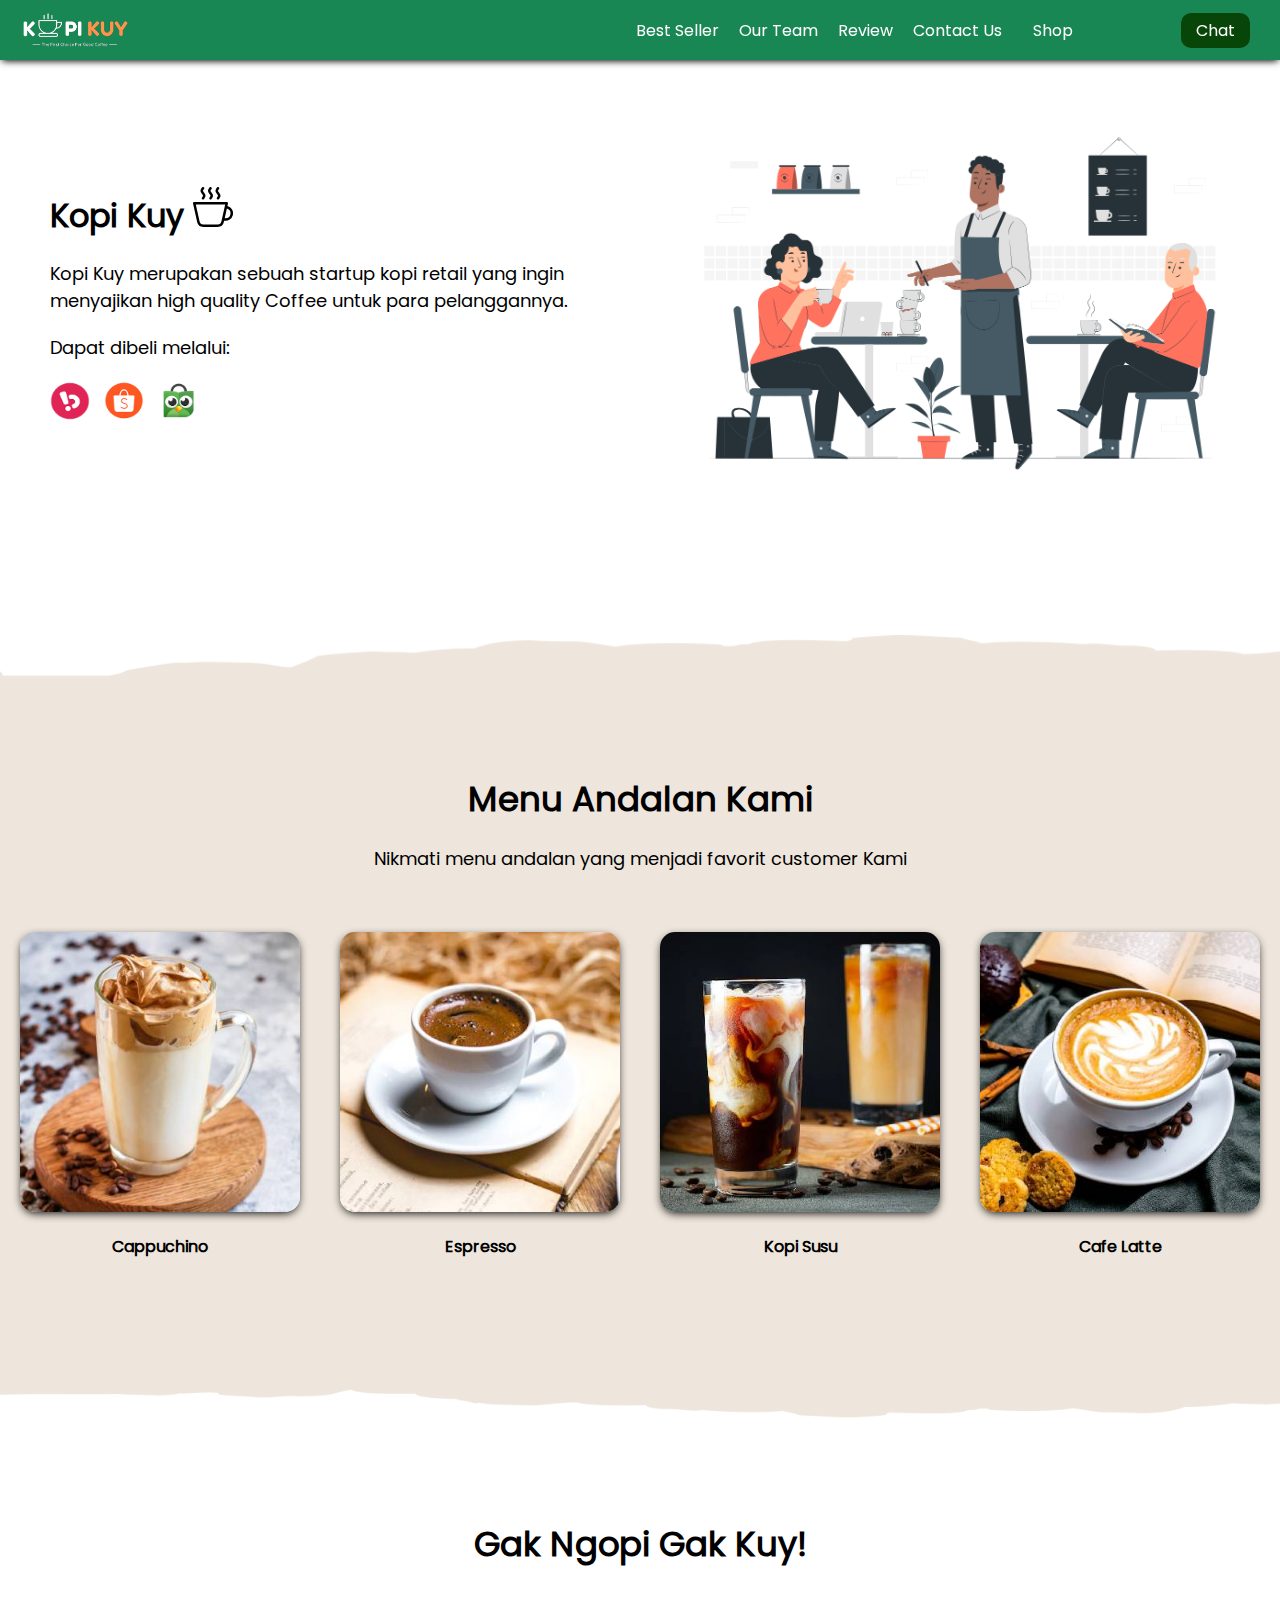
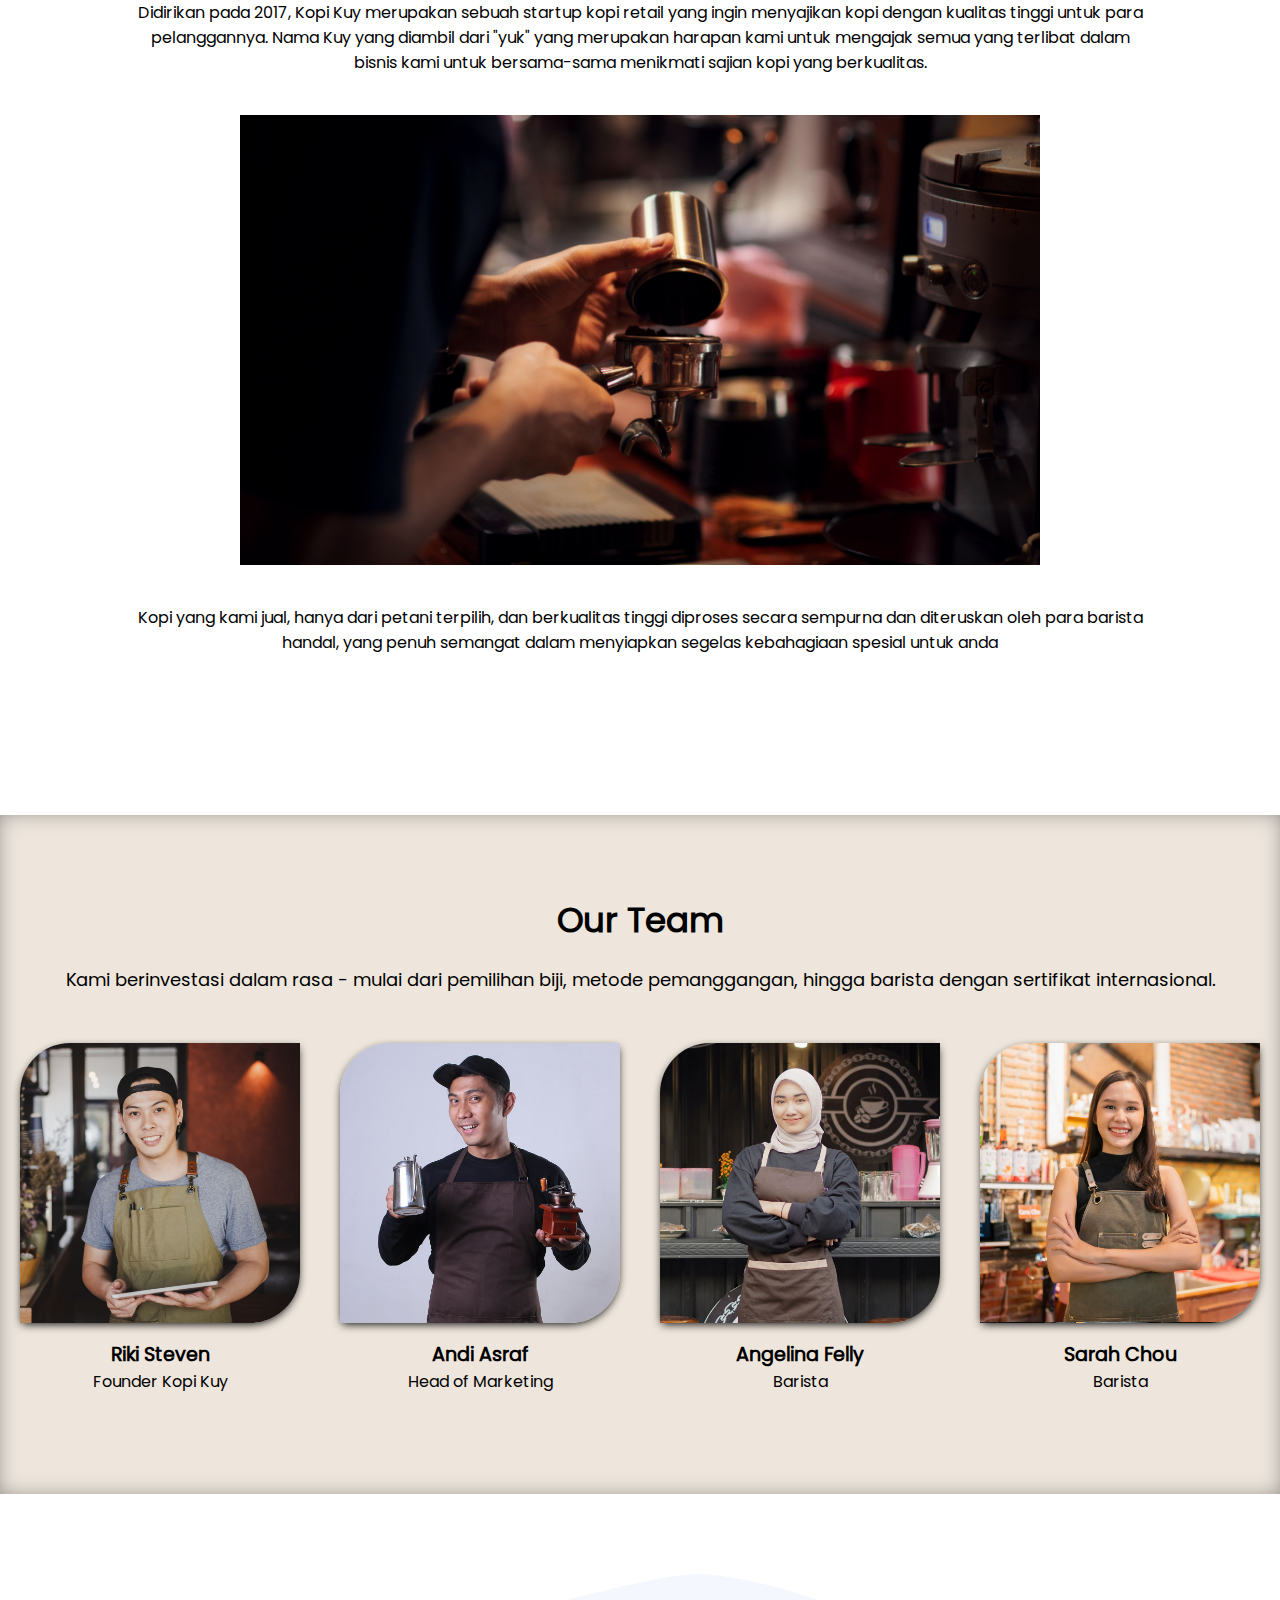
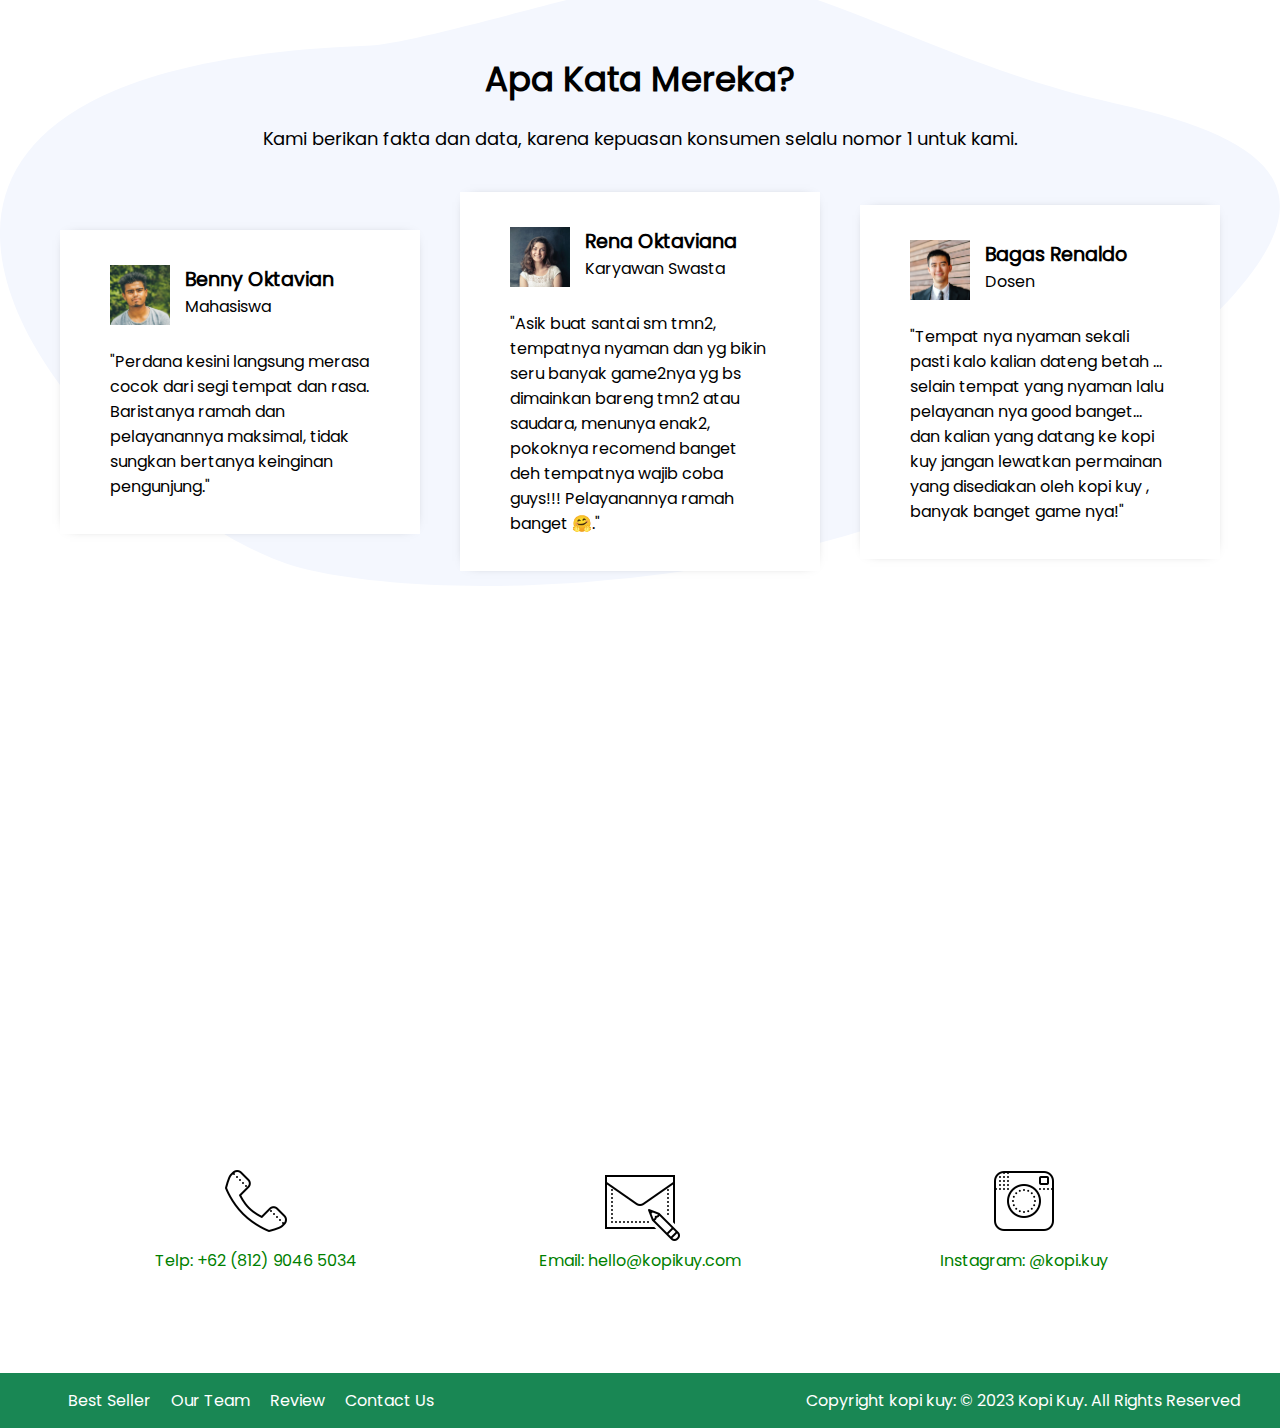
<file: index.html>
<!DOCTYPE html>
<html lang="id">
  <head>
    <meta charset="UTF-8" />
    <meta http-equiv="X-UA-Compatible" content="IE=edge" />
    <meta name="viewport" content="width=device-width, initial-scale=1.0" />
    <link rel="shortcut icon" href="images/favicon.ico" type="image/x-icon" />
    <title>Website Kopi Kuy</title>
    <link rel="stylesheet" href="css/style.css" />
  </head>

  <body>
    <nav>
      <img class="logo" src="images/logo/logo_kuy.png" />
      <div class="navigasi">
        <a href="#best-seller">Best Seller</a>
        <a href="#our-team">Our Team</a>
        <a href="#review">Review</a>
        <a href="#contact-us">Contact Us</a>
      </div>
      <a class="shop" href="produk.html">Shop</a>
      <a
        class="chat"
        href="https://wa.me/6282248847135?text=Saya ingin bertanya"
        target="_blank"
        >Chat</a
      >
    </nav>

    <!-- Tulis Kode HTML / <header> Setelah baris di bawah ini (baris 28) -->

    <header>
      <div class="kiri">
        <h1>
          Kopi Kuy
          <img src="images/icon/icon_kopi.svg" alt="icon-kopi" />
        </h1>
        <p>
          Kopi Kuy merupakan sebuah startup kopi retail yang ingin menyajikan
          high quality Coffee untuk para pelanggannya.
        </p>
        <p>Dapat dibeli melalui:</p>
        <div class="olshop">
          <img src="images/logo/logo_bukalapak.png" alt="icon-bukalapak" />
          <img src="images/logo/logo_shopee.png" alt="icon-shopee" />
          <img src="images/logo/logo_tokopedia.png" alt="icon-tokopedia" />
        </div>
      </div>
      <div class="kanan">
        <img src="images/header/header2.png " alt="image-header-kanan" />
      </div>
    </header>

    <section class="best-seller" id="best-seller">
      <h2>Menu Andalan Kami</h2>
      <p>Nikmati menu andalan yang menjadi favorit customer Kami</p>
      <div class="produk">
        <img src="images/produk/product_capuchino.jpg" alt="image-produk" />
        <p>Cappuchino</p>
      </div>
      <div class="produk">
        <img src=" images/produk/product_espresso.jpg" alt="image-produk" />
        <p>Espresso</p>
      </div>
      <div class="produk">
        <img src=" images/produk/product_kopi_susu.jpg" alt="image-produk" />
        <p>Kopi Susu</p>
      </div>
      <div class="produk">
        <img src="images/produk/product_latte.jpg" alt="image-produk" />
        <p>Cafe Latte</p>
      </div>
    </section>

    <section class="about-us" id="about-us">
      <h2>Gak Ngopi Gak Kuy!</h2>
      <p>
        Didirikan pada 2017, Kopi Kuy merupakan sebuah startup kopi retail yang
        ingin menyajikan kopi dengan kualitas tinggi untuk para pelanggannya.
        Nama Kuy yang diambil dari "yuk" yang merupakan harapan kami untuk
        mengajak semua yang terlibat dalam bisnis kami untuk bersama-sama
        menikmati sajian kopi yang berkualitas.
      </p>
      <img src="images/about-us/barista.jpg" alt="image-about-us" />
      <p>
        Kopi yang kami jual, hanya dari petani terpilih, dan berkualitas tinggi
        diproses secara sempurna dan diteruskan oleh para barista handal, yang
        penuh semangat dalam menyiapkan segelas kebahagiaan spesial untuk anda
      </p>
    </section>

    <section class="our-team" id="our-team">
      <h2>Our Team</h2>
      <p>
        Kami berinvestasi dalam rasa - mulai dari pemilihan biji, metode
        pemanggangan, hingga barista dengan sertifikat internasional.
      </p>
      <div class="team">
        <img src="images/team/team1.jpg" alt="image-team" />
        <h3>Riki Steven</h3>
        <p>Founder Kopi Kuy</p>
      </div>
      <div class="team">
        <img src="images/team/team2.jpg" alt="image-team" />
        <h3>Andi Asraf</h3>
        <p>Head of Marketing</p>
      </div>
      <div class="team">
        <img src="images/team/team3.jpg" alt="image-team" />
        <h3>Angelina Felly</h3>
        <p>Barista</p>
      </div>
      <div class="team">
        <img src="images/team/team4.jpg" alt="image-team" />
        <h3>Sarah Chou</h3>
        <p>Barista</p>
      </div>
    </section>

    <section class="review" id="review">
      <h2>Apa Kata Mereka?</h2>
      <p>
        Kami berikan fakta dan data, karena kepuasan konsumen selalu nomor 1
        untuk kami.
      </p>
      <div class="testimoni">
        <img src="images/customer/customer1.jpg" alt="image-testimoni" />
        <div class="profile">
          <h3>Benny Oktavian</h3>
          <p>Mahasiswa</p>
        </div>
        <p>
          "Perdana kesini langsung merasa cocok dari segi tempat dan rasa.
          Baristanya ramah dan pelayanannya maksimal, tidak sungkan bertanya
          keinginan pengunjung."
        </p>
      </div>
      <div class="testimoni">
        <img src="images/customer/customer2.jpg" alt="image-testimoni" />
        <div class="profile">
          <h3>Rena Oktaviana</h3>
          <p>Karyawan Swasta</p>
        </div>
        <p>
          "Asik buat santai sm tmn2, tempatnya nyaman dan yg bikin seru banyak
          game2nya yg bs dimainkan bareng tmn2 atau saudara, menunya enak2,
          pokoknya recomend banget deh tempatnya wajib coba guys!!! Pelayanannya
          ramah banget 🤗."
        </p>
      </div>
      <div class="testimoni">
        <img src="images/customer/customer3.jpg" alt="image-testimoni" />
        <div class="profile">
          <h3>Bagas Renaldo</h3>
          <p>Dosen</p>
        </div>
        <p>
          "Tempat nya nyaman sekali pasti kalo kalian dateng betah ... selain
          tempat yang nyaman lalu pelayanan nya good banget... dan kalian yang
          datang ke kopi kuy jangan lewatkan permainan yang disediakan oleh kopi
          kuy , banyak banget game nya!"
        </p>
      </div>
    </section>

    <section class="contact-us" id="contact-us">
      <iframe
        src="https://www.google.com/maps/embed?pb=!1m14!1m8!1m3!1d7932.741866032694!2d106.668581!3d-6.214715!3m2!1i1024!2i768!4f13.1!3m3!1m2!1s0x2e69f9912c7f297b%3A0xe5a3a671dae861ab!2sKopi%20kuy!5e0!3m2!1sid!2sid!4v1680617229460!5m2!1sid!2sid"
        allowfullscreen=""
        loading="lazy"
        referrerpolicy="no-referrer-when-downgrade"
      ></iframe>
      <div class="kontak">
        <img src="images/icon/icon_phone.png" alt="image-kontak" />
        <p>Telp: +62 (812) 9046 5034</p>
      </div>
      <div class="kontak">
        <img src="images/icon/icon_mail.png" alt="image-kontak" />
        <p>Email: hello@kopikuy.com</p>
      </div>
      <div class="kontak">
        <img src="images/icon/icon_instagram.png" alt="image-kontak" />
        <p>Instagram: @kopi.kuy</p>
      </div>
    </section>

    <footer>
      <div class="navigasi">
        <a href="#best-seller">Best Seller</a>
        <a href="#our-team">Our Team</a>
        <a href="#review">Review</a>
        <a href="#contact-us">Contact Us</a>
      </div>
      <p>Copyright kopi kuy: © 2023 Kopi Kuy. All Rights Reserved</p>
    </footer>
    <!--
        Kode HTML tidak boleh lewat dari batas ini
        Pastikan setiap section di tutup
        misalnya kode <section class="best-seller"> harus ada
        di bawah kode </header> (perhatikan ada garis miringnya
        dan setiap section harus setelah kode </section>
        jangan menulis <section> di dalam <section>
    -->
</html>
</file>
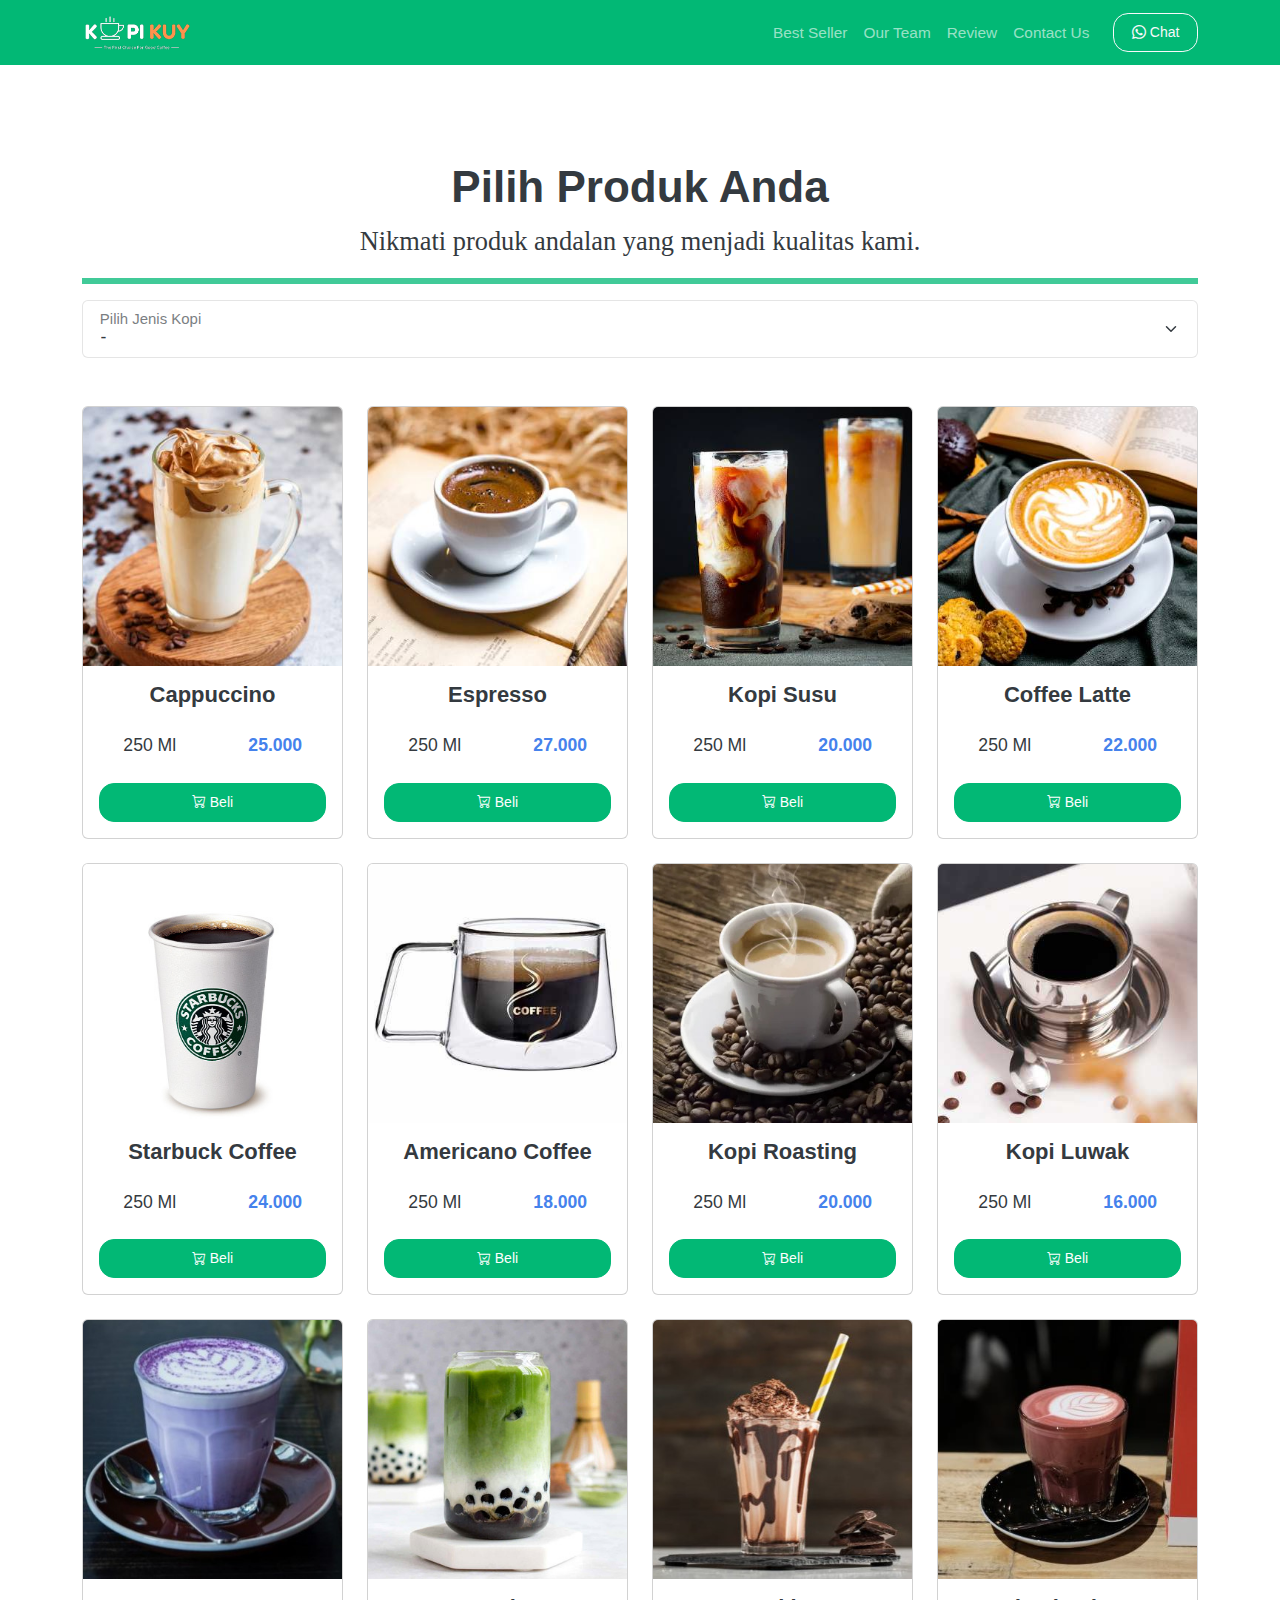
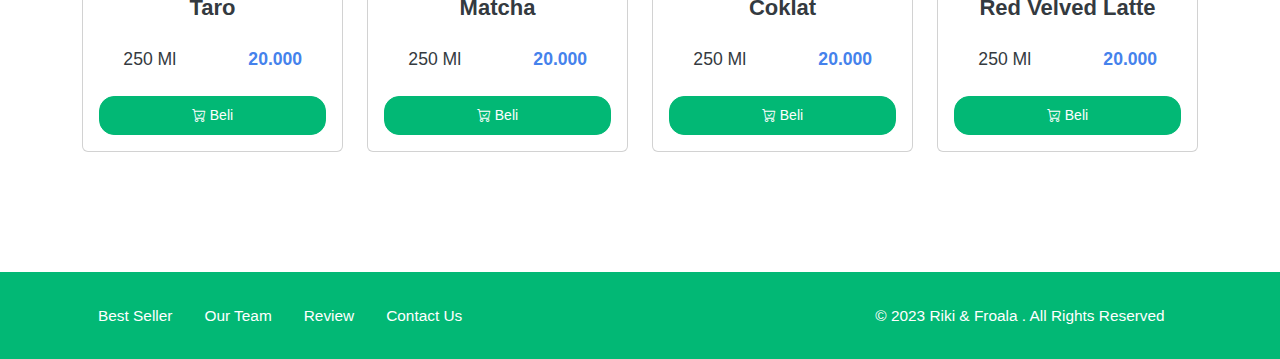
<file: produk.html>
<!DOCTYPE html>
<html lang="id">
  <head>
    <meta charset="UTF-8" />
    <meta http-equiv="X-UA-Compatible" content="IE=edge" />
    <meta name="viewport" content="width=device-width, initial-scale=1.0" />
    <link
      rel="shortcut icon"
      href="images/favicon/favicon.ico"
      type="image/x-icon"
    />
    <title>Produk</title>
    <link rel="shortcut icon" href="images/favicon.ico" type="image/x-icon" />
    <link rel="stylesheet" href="vendor/bootstrap/litera.css" />
    <link rel="stylesheet" href="vendor/bootstrap/bootstrap-icons.css" />
    <script src="vendor/bootstrap/bootstrap.bundle.min.js"></script>
    <script src="js/jquery-3.6.3.min.js"></script>
    <style>
      /* tulis kode CSS internal di bawah sini */

      /* Batas Akhir penulisan kode CSS internal */
    </style>
  </head>

  <body>
    <!-- Tulis Kode Bootstrap Di Bawah Sini -->

    <nav class="navbar navbar-dark bg-success navbar-expand-lg bisadicopy">
      <div class="container">
        <a class="navbar-brand" href="#">
          <img src="images/logo/logo_kuy.png" height="40" alt="image" />
        </a>
        <button
          class="navbar-toggler"
          type="button"
          data-bs-toggle="collapse"
          data-bs-target="#navbarNav11"
          aria-controls="navbarNav11"
          aria-expanded="false"
          aria-label="Toggle navigation"
        >
          <span class="navbar-toggler-icon"></span>
        </button>
        <div class="collapse navbar-collapse" id="navbarNav11">
          <ul class="navbar-nav ms-auto">
            <li class="nav-item active">
              <a class="nav-link" href="index.html#best-seller">Best Seller</a>
            </li>
            <li class="nav-item">
              <a class="nav-link" href="index.html#our-team">Our Team</a>
            </li>
            <li class="nav-item">
              <a class="nav-link" href="index.html#review">Review</a>
            </li>
            <li class="nav-item">
              <a class="nav-link" href="index.html#contact-us">Contact Us</a>
            </li>
          </ul>
          <a
            target="_blank"
            class="btn btn-outline-light ms-md-3"
            href="https://wa.me/6281212345678?text=Halo saya mau pesan kopi"
          >
            <i class="bi bi-whatsapp"></i>
            Chat</a
          >
        </div>
      </div>
    </nav>

    <main>
      <section class="produk text-center my-5 py-5">
        <div class="container">
          <h1>Pilih Produk Anda</h1>
          <p class="fs-4">Nikmati produk andalan yang menjadi kualitas kami.</p>
          <hr class="border border-success border-3 opacity-75" />
          <div class="form-floating">
            <select
              class="form-select"
              id="select_kopi"
              aria-label="Floating label select example"
            >
              <option selected disabled>-</option>
              <option value="arabica">Arabica</option>
              <option value="robusta">Robusta</option>
              <option value="nonkopi">Non Kopi</option>
            </select>
            <label for="select_kopi">Pilih Jenis Kopi</label>
          </div>
          <!-- Ini Untuk Select -->

          <div
            id="baris_produk"
            class="row row-cols-1 row-cols-sm-2 row-cols-md-3 row-cols-lg-4 text-center mt-5"
          >
            <div class="col mb-4">
              <div class="card">
                <img
                  src="images/produk/product_capuchino.jpg"
                  class="card-img-top"
                  alt="..."
                />
                <div class="card-body">
                  <h5 class="card-title">Cappuccino</h5>
                  <div class="row hargasize my-4">
                    <div class="col">250 Ml</div>
                    <div class="col text-primary fw-bold">25.000</div>
                  </div>
                  <a href="#" class="btn btn-success w-100">
                    <i class="bi bi-cart-check"></i> Beli</a
                  >
                </div>
              </div>
            </div>
            <div class="col mb-4">
              <div class="card">
                <img
                  src="images/produk/product_espresso.jpg"
                  class="card-img-top"
                  alt="..."
                />
                <div class="card-body">
                  <h5 class="card-title">Espresso</h5>
                  <div class="row hargasize my-4">
                    <div class="col">250 Ml</div>
                    <div class="col text-primary fw-bold">27.000</div>
                  </div>
                  <a href="#" class="btn btn-success w-100">
                    <i class="bi bi-cart-check"></i> Beli</a
                  >
                </div>
              </div>
            </div>
            <div class="col mb-4">
              <div class="card">
                <img
                  src="images/produk/product_kopi_susu.jpg"
                  class="card-img-top"
                  alt="..."
                />
                <div class="card-body">
                  <h5 class="card-title">Kopi Susu</h5>
                  <div class="row hargasize my-4">
                    <div class="col">250 Ml</div>
                    <div class="col text-primary fw-bold">20.000</div>
                  </div>
                  <a href="#" class="btn btn-success w-100">
                    <i class="bi bi-cart-check"></i> Beli</a
                  >
                </div>
              </div>
            </div>
            <div class="col mb-4">
              <div class="card">
                <img
                  src="images/produk/product_latte.jpg"
                  class="card-img-top"
                  alt="..."
                />
                <div class="card-body">
                  <h5 class="card-title">Coffee Latte</h5>
                  <div class="row hargasize my-4">
                    <div class="col">250 Ml</div>
                    <div class="col text-primary fw-bold">22.000</div>
                  </div>
                  <a href="#" class="btn btn-success w-100">
                    <i class="bi bi-cart-check"></i> Beli</a
                  >
                </div>
              </div>
            </div>
            <div class="col mb-4">
              <div class="card">
                <img
                  src="images/produk/starbuck_coffee.jpg"
                  class="card-img-top"
                  alt="..."
                />
                <div class="card-body">
                  <h5 class="card-title">Starbuck Coffee</h5>
                  <div class="row hargasize my-4">
                    <div class="col">250 Ml</div>
                    <div class="col text-primary fw-bold">24.000</div>
                  </div>
                  <a href="#" class="btn btn-success w-100">
                    <i class="bi bi-cart-check"></i> Beli</a
                  >
                </div>
              </div>
            </div>
            <div class="col mb-4">
              <div class="card">
                <img
                  src="images/produk/americano.jpg"
                  class="card-img-top"
                  alt="..."
                />
                <div class="card-body">
                  <h5 class="card-title">Americano Coffee</h5>
                  <div class="row hargasize my-4">
                    <div class="col">250 Ml</div>
                    <div class="col text-primary fw-bold">18.000</div>
                  </div>
                  <a href="#" class="btn btn-success w-100">
                    <i class="bi bi-cart-check"></i> Beli</a
                  >
                </div>
              </div>
            </div>
            <div class="col mb-4">
              <div class="card">
                <img
                  src="images/produk/kopi_roasting.jpg"
                  class="card-img-top"
                  alt="..."
                />
                <div class="card-body">
                  <h5 class="card-title">Kopi Roasting</h5>
                  <div class="row hargasize my-4">
                    <div class="col">250 Ml</div>
                    <div class="col text-primary fw-bold">20.000</div>
                  </div>
                  <a href="#" class="btn btn-success w-100">
                    <i class="bi bi-cart-check"></i> Beli</a
                  >
                </div>
              </div>
            </div>
            <div class="col mb-4">
              <div class="card">
                <img
                  src="images/produk/kopi_luwak.jpg"
                  class="card-img-top"
                  alt="..."
                />
                <div class="card-body">
                  <h5 class="card-title">Kopi Luwak</h5>
                  <div class="row hargasize my-4">
                    <div class="col">250 Ml</div>
                    <div class="col text-primary fw-bold">16.000</div>
                  </div>
                  <a href="#" class="btn btn-success w-100">
                    <i class="bi bi-cart-check"></i> Beli</a
                  >
                </div>
              </div>
            </div>
            <div class="col mb-4">
              <div class="card">
                <img
                  src="images/produk/taro.jpg"
                  class="card-img-top"
                  alt="..."
                />
                <div class="card-body">
                  <h5 class="card-title">Taro</h5>
                  <div class="row hargasize my-4">
                    <div class="col">250 Ml</div>
                    <div class="col text-primary fw-bold">20.000</div>
                  </div>
                  <a href="#" class="btn btn-success w-100">
                    <i class="bi bi-cart-check"></i> Beli</a
                  >
                </div>
              </div>
            </div>
            <div class="col mb-4">
              <div class="card">
                <img
                  src="images/produk/matcha.jpg"
                  class="card-img-top"
                  alt="..."
                />
                <div class="card-body">
                  <h5 class="card-title">Matcha</h5>
                  <div class="row hargasize my-4">
                    <div class="col">250 Ml</div>
                    <div class="col text-primary fw-bold">20.000</div>
                  </div>
                  <a href="#" class="btn btn-success w-100">
                    <i class="bi bi-cart-check"></i> Beli</a
                  >
                </div>
              </div>
            </div>
            <div class="col mb-4">
              <div class="card">
                <img
                  src="images/produk/coklat.jpg"
                  class="card-img-top"
                  alt="..."
                />
                <div class="card-body">
                  <h5 class="card-title">Coklat</h5>
                  <div class="row hargasize my-4">
                    <div class="col">250 Ml</div>
                    <div class="col text-primary fw-bold">20.000</div>
                  </div>
                  <a href="#" class="btn btn-success w-100">
                    <i class="bi bi-cart-check"></i> Beli</a
                  >
                </div>
              </div>
            </div>
            <div class="col mb-4">
              <div class="card">
                <img
                  src="images/produk/red-velvet-latte.jpg"
                  class="card-img-top"
                  alt="..."
                />
                <div class="card-body">
                  <h5 class="card-title">Red Velved Latte</h5>
                  <div class="row hargasize my-4">
                    <div class="col">250 Ml</div>
                    <div class="col text-primary fw-bold">20.000</div>
                  </div>
                  <a href="#" class="btn btn-success w-100">
                    <i class="bi bi-cart-check"></i> Beli</a
                  >
                </div>
              </div>
            </div>
          </div>
        </div>
      </section>
    </main>

    <footer class="riki-block footer-small py-4 bg-success">
      <div class="container">
        <div class="row align-items-center">
          <div class="col-12 col-md-8">
            <ul class="nav justify-content-center justify-content-md-start">
              <li class="nav-item active">
                <a class="nav-link text-white" href="index.html#best-seller"
                  >Best Seller</a
                >
              </li>
              <li class="nav-item">
                <a class="nav-link text-white" href="index.html#our-team"
                  >Our Team</a
                >
              </li>
              <li class="nav-item">
                <a class="nav-link text-white" href="index.html#review"
                  >Review</a
                >
              </li>
              <li class="nav-item">
                <a class="nav-link text-white" href="index.html#contact-us"
                  >Contact Us</a
                >
              </li>
            </ul>
          </div>

          <div
            class="col-12 col-md-4 mt-4 mt-md-0 text-center text-white text-md-right"
          >
            © 2023 Riki &amp; Froala . All Rights Reserved
          </div>
        </div>
      </div>
    </footer>
    <!-- Batas Akhir penulisan kode Bootstrap -->
    <script>
      /* Tulis Javascript Di bawah Sini */

      var data_kopi = [];

      var data_pilihan = [];

      var pilihan = "";

      ambilData();

      function ambilData() {}
      var online = "https://rikikurnia.com/prakerja/api/kopi";
      var offline = "data.json";
      $.getJSON(offline).then(function (data) {
        data_kopi = data;
        console.log(data_kopi);
      });
      function tampilkanData() {
        data_pilihan = data_kopi[pilihan];
        console.log("dapil", data_pilihan);
        baris_produk.innerHTML = "";

        data_pilihan.forEach((kopi) => {
          baris_produk.innerHTML += `<div class="col mb-4">
                        <div class="card">
                            <img src="${kopi.foto}"
                                class="card-img-top" alt="...">
                            <div class="card-body">
                                <h5 class="card-title">${kopi.nama}</h5>
                                <div class="row hargasize my-4">
                                    <div class="col">
                                        ${kopi.size}
                                    </div>
                                    <div class="col text-primary fw-bold">
                                        ${kopi.harga}
                                    </div>
                                </div>
                                <a href="${kopi.link}" class="btn btn-success w-100">
                                    <i class="bi bi-cart-check"></i> Beli</a>
                            </div>
                        </div>
                    </div>`;
        });
      }

      select_kopi.onchange = function () {
        pilihan = select_kopi.value;
        console.log(pilihan);
        tampilkanData();
      };

      /* Batas Akhir penulisan kode Javascript */
    </script>
  </body>
</html>
</file>
<file: css/style.css>
/* Kode * di bawah ini untuk mereset tampilan setiap web browser supaya seragam */

* {
  box-sizing: border-box;
  margin: 0;
  padding: 0;
}

html {
  /* scroll-behavior: smooth agar scroll ketika klik pada navigasi menjadi halus */
  scroll-behavior: smooth;
}

/* 
Kode di bawah ini untuk mengatur nav sampai footer agar memiliki tampilan flexibel
selengkapnya akan di bahas di hari ke 3
*/

nav,
header,
section,
footer {
  /* 
      display: flex memiliki pengaturan yang dapat mengatur agar elemen
      di dalamnya memiliki ukuran yang fleksibel
      digunakan saat ada elemen yang isinya lebih dari satu kolom
   */
  display: flex;
  /* 
      align-items: center mengatur elemen di dalamnya rata tengah vertikal
   */
  align-items: center;

  /* 
      justify-content: center mengatur elemen di dalamnya rata tengah horizontal
   */
  justify-content: center;

  /* 
      flex-wrap: wrap mengatur agar jika lebar elemen berlebih, maka elemen
      akan otomatis diletakan di baris baru (tidak dipaksakan di satu baris)
   */
  flex-wrap: wrap;
}

/* 
Kode @font-face untuk menginstall font ke dalam Website 
src adalah untuk lokasi fontnya, font dapat di cari di website https://fonts.google.com/
dengan memberi nama family, maka kita mendaftarkan font tersebut ke dalam website
*/

@font-face {
  src: url(../fonts/poppins.woff2);
  font-family: "Poppins";
}

body {
  /* 
   mendaftarkan semua teks pada body menjadi family Poppins 
   kenapa pada body? karena elemen body membungkus semua elemen dari nav section sampai footer
   */
  font-family: "Poppins";
}

/*
Misalnya ada font dari google yang bernama Irish Grover yang berada di:
https://fonts.gstatic.com/s/irishgrover/v23/buExpoi6YtLz2QW7LA4flVgv__RP.woff2

maka bisa coba copy kode berikut untuk menginstall font tadi:

@font-face {
  font-family: 'Irish Grover';
  font-style: normal;
  font-weight: 400;
  src: url(https://fonts.gstatic.com/s/irishgrover/v23/buExpoi6YtLz2QW7LA4flVgv__RP.woff2) format('woff2');
}

Jika kode di atas sudah di copy
Nanti pada element yang ingin menggunakan font Irish Grover Tadi, tinggal diganti font-familynya
misal mau mengganti h1 dan h2 maka kodenya sebagai berikut:

h1,h2 {
   font-family: 'Irish Grover';
}

*/

a {
  /* menghilangkan garis bawah pada link */
  text-decoration: none;

  /* 
   color: adalah untuk mengganti warna tulisan.
   color:unset digunakan pada a untuk menghilangkan warna bawaan pada link (biasanya warna biru) 
   */
  color: unset;
}

h2 {
  /* mengatur ukuran huruf ke 34 pixel */
  font-size: 34px;
}

h3 {
  /* mengatur ukuran huruf ke 1.2rem */
  font-size: 1.2rem;
}

h1,
h2,
h3 {
  /* mengatur tebal huruf bisa bold, normal*/
  font-weight: bold;
}

img {
  /* 
      kode max-width artinya lebar maksimal
      mengatur agar semua elemen img memiliki lebar maksimal 100% agar
      besar gambar tidak melebihi layar ataupun elemen pembungkus
   */
  max-width: 100%;
}

/* Navigasi */

nav {
  /* 
   background-color mengatur warna latar belakang 
   untuk pengguna hp, pergantian warna tidak bisa seperti vs code
   hanya dapat menggunakan warna bahasa inggris seperti: red, green, brown, purple dsb
   untuk pengguna vscode silahkan arahkan mouse ke kotak warna di bawah
   untuk mengganti warna sesuai keinginan
   */
  background-color: #198754;

  /* box-shadow membuat efek bayangan */
  box-shadow: 0 3px 7px -2px #000;

  /* width mengatur lebar elemen. 100% agar lebarnya full dari kiri sampai kanan layar */
  width: 100%;

  /* 
   padding digunakan untuk memberi jarak ke dalam. 
   efeknya bila digunakan pada elemen yang memiliki warna latar akan membuat elemen tersebut 'gemuk'
   padding-top artinya jarak ke atas, nilai padding dapat berupa
   padding-top, padding-bottom, padding-left, padding-right
   */
  padding-top: 10px;
  padding-bottom: 10px;

  /* 
   position mengatur posisi elemen, position:fixed supaya elemen nav akan ikut menempel di atas layar
   saat kita scroll ke bawah. Jika ingin navigasi gak nempel, bisa menggunakan position:static;
   */
  position: fixed;

  /* Nilai z-index semakin besar, maka elemen akan semakin di depan */
  z-index: 500;
}

img.logo {
  /* height mengatur tinggi elemen */
  height: 40px;
  /* penjelasan margin mirip dengan padding, fungsinya untuk memberi jarak pada elemen */
  margin-left: 20px;
}

div.navigasi {
  margin-left: auto;
  margin-right: 15px;
}

nav a {
  color: #fff;
  padding-left: 8px;
  padding-right: 8px;
}

a.shop {
  margin-right: 100px;
}

a.chat {
  margin-right: 30px;
  background-color: rgb(8, 69, 8);
  color: #fff;
  padding-top: 5px;
  padding-right: 15px;
  padding-bottom: 5px;
  padding-left: 15px;
  border-radius: 10px;
}

/* 
   PERHATIKAN bahwa dalam mengatur elemen, nama elemen langsung ditulis
   sedangkan untuk mengatur class, dibutuhkan tanda titik (.) terlebih dulu
   img {} berarti seluruh elemen dengan tag img (<img src="....">), 
   sedangkan .img artinya hanya elemen dengan class img (<img class="img" src="...">) 
*/

/* HEADER */

header,
section {
  /*
    padding mengatur jarak ke dalam
    pada padding dan margin ditambahkan top / right / bottom / top 
    untuk mengatur jarak masing-masing 
   */
  padding-top: 80px;
  padding-bottom: 80px;

  /* margin mengatur jarak ke luar */
  margin-bottom: 80px;
}

/* penulisan CSS dapat digabung dengan beberapa elemen */
header div.kiri,
header div.kanan {
  /* width mengatur lebar elemen. 50% artinya setengah ukuran elemen pembungkus */
  width: 50%;
  padding: 50px;
}

header h1 {
  margin-bottom: 20px;
}

header p {
  /* font-size digunakan untuk mengatur ukuran huruf */
  font-size: 18px;
  margin-bottom: 20px;
}

div.olshop img {
  width: 40px;
  /* aspect-ratio:1 agar tinggi menyesuaikan width */
  aspect-ratio: 1;
  margin-right: 10px;
}

/* Best Seller */

section.best-seller {
  position: relative;

  /* background-color mengatur warna latar belakang elemen */
  background-color: #eee6dc;

  /* text-align mengatur rata tulisan, bisa bernilai: left, right, center, justify */
  text-align: center;
}

/* 
terkait position, after, dan before memerlukan pemahaman mendalam
terkait layout pada CSS untuk dapat memahami secara penuh 
*/

section.best-seller::before,
section.best-seller::after {
  position: absolute;
  content: "";
  width: 100%;
  height: 76px;

  /* background-image untuk menambahkan gambar sebagai background */
  background-image: url(../images/background/garis-atas.png);

  /*background-size agar gambar latar menyesuaikan tinggi / lebar elemen */
  background-size: cover;

  top: -60px;
  left: 0;
}

section.best-seller::after {
  height: 60px;
  background-image: url(../images/background/garis-bawah.png);
  top: unset;
  bottom: -60px;
}

section.best-seller h2 {
  margin-bottom: 20px;
  width: 100%;
}

/* 
Penulisan section.best-seller > p berarti mengatur elemen p yang langsung
di bungkus oleh elemen <section class="best-seller">
aturan ini tidak berlaku untuk elemen <p> yang ada di dalam <div class="produk">
*/

section.best-seller > p {
  font-size: 18px;
  margin-bottom: 40px;
  width: 100%;
}

div.produk {
  /* 
      Penulisan padding dan margin seperti padding:20px ini penulisan singkat 
      yang berarti top, right, bottom, left nilainya sama, yaitu 20px 
   */
  padding: 20px;
  width: 25%;
}

div.produk img {
  /* transition membuat animasi transisi dari perubahan style, 0.3s berarti 0.3 detik */
  transition: all 0.3s ease;

  /* border-radius  Membuat sudut membulat */
  border-radius: 15px;

  /* box-shadow membuat efek bayangan */
  box-shadow: 0 3px 10px -2px #000;
}

/*

kode div.produk img:hover akan dijalankan saat mouse ada di atas elemen <img> yang ada
di dalam <div class="produk"> 
karena ada efek transition pada div.produk img 
maka akan menghasilkan efek animasi yang smooth

*/
div.produk img:hover {
  /* membuat transformasi, bisa berupa scale(1.05), rotate(180deg), translateY(-50px), dsb */
  transform: scale(0.9);
  border-radius: 50%;
}

div.produk p {
  margin-top: 15px;
  font-weight: bold;
}

/* About US */

section.about-us {
  /* max-width: 80%; mengatur lebar maksimal elemen tidak boleh melebihi 80% layar */
  max-width: 80%;

  /* margin-left dan margin-right auto akan membuat posisi elemen berada di tengah */
  margin-left: auto;
  margin-right: auto;
  text-align: center;
}

section.about-us h2 {
  margin-bottom: 30px;
  width: 100%;
}

section.about-us img {
  /* 
      Penulisan width: 800px dan max-width: 100% mengatur agar
      elemen memiliki lebar 800px namun tidak boleh melebihi 100% ukuran layar
   */
  width: 800px;
  max-width: 100%;
  margin: auto;
}

/*
section.about-us p:nth-child(2) berarti mengatur elemen ke 2 dengan jenis <p>
yang ada di dalam <section class="about-us">
*/

section.about-us p:nth-child(2) {
  margin-bottom: 40px;
}

section.about-us p:nth-child(4) {
  margin-top: 40px;
}

/* OUR TEAM */

section.our-team {
  background-color: #eee6dc;
  box-shadow: inset 0px 0px 23px -6px #707070;
  text-align: center;
}

section.our-team h2 {
  margin-bottom: 20px;
  width: 100%;
}

section.our-team > p {
  margin-bottom: 30px;
  font-size: 18px;
  width: 800px;
  max-width: 90%;
  margin-left: auto;
  margin-right: auto;
  width: 100%;
}

div.team {
  width: 25%;
  padding: 20px;
}

div.team img {
  width: 100%;
  aspect-ratio: 1/1;
  object-fit: cover;
  box-shadow: 0 3px 10px -2px #000;
  border-radius: 50px 0px 50px 0px;
  margin-bottom: 10px;
}

/* REVIEW */

section.review {
  background-image: url(../images/background/bg-review.svg);
  /* 
      background-size: contain;
      membuat gambar latar belakang tidak terpotong
   */
  background-size: contain;

  /* 
      background-repeat: no-repeat;
      membuat gambar latar belakang tidak diulang (duplikat)
   */
  background-repeat: no-repeat;
  padding-left: 40px;
  padding-right: 40px;
  justify-content: space-around;
  /* align-items: stretch; membuat tinggi elemen di dalam .review .baris seragam */
  text-align: center;
}

section.review h2 {
  margin-bottom: 20px;
  width: 100%;
}

section.review > p {
  margin-bottom: 40px;
  font-size: 18px;
  width: 100%;
}

div.testimoni {
  width: 30%;
  display: flex;
  flex-wrap: wrap;
  padding: 35px 50px;
  box-shadow: 0px 0px 12px -10px #000;
  background-color: #fff;
}

div.testimoni img {
  width: 60px;
  height: 60px;
  margin-right: 15px;
  object-fit: cover;
}

div.profile {
  text-align: left;
  display: block;
  margin-bottom: 30px;
  width: calc(100% - 75px);
}

div.profile p {
  width: 100%;
  text-align: left;
}

div.testimoni > p {
  width: 100%;
  text-align: left;
}

/* CONTACT US */
section.contact-us {
  margin-bottom: 20px;
}

section.contact-us iframe {
  width: 100%;
  height: 300px;
  border: 0;
}

div.kontak {
  width: 30%;
  /* color mengatur warna tulisan */
  color: green;
  text-align: center;
  margin-top: 50px;
}

/* FOOTER */

footer {
  background-color: #198754;
  padding-top: 15px;
  padding-bottom: 15px;
  color: #fff;
  padding-right: 40px;
  padding-left: 40px;
}

footer div.navigasi {
  margin-left: 20px;
  margin-right: auto;
}

footer div.navigasi a {
  padding: 8px;
}

/* UNTUK kode RESPONSIF hari ke 3 tulis DI BAWAH sini */
@media (max-width: 768px) {
  .navigasi {
    display: none;
  }

  a.shop {
    margin-right: 15px;
    margin-left: auto;
  }

  header {
    text-align: center;
  }

  header div.kiri,
  header div.kanan {
    width: 100%;
    padding: 25px;
  }

  div.produk,
  div.team,
  div.kontak {
    width: 50%;
  }

  div.testimoni {
    width: 100%;
    margin-bottom: 20px;
    padding: 30px;
  }

  div.testimoni > p {
    width: 100%;
    text-align: center;
  }

  section.review > p {
    font-size: 14px;
  }

  section.best-seller > p {
    font-size: 16px;
  }

  section.our-team > p {
    font-size: 12px;
  }

  h2 {
    font-size: 26px;
  }

  body {
    font-family: "Poppins";
    font-size: 12px;
  }

  div.produk p {
    font-size: 14px;
  }
}

/* Kode CSS Selesai di sini */
</file>
<file: vendor/bootstrap/litera.css>
@charset "UTF-8";/*!
 * Bootswatch v5.2.3 (https://bootswatch.com)
 * Theme: litera
 * Copyright 2012-2022 Thomas Park
 * Licensed under MIT
 * Based on Bootstrap
*//*!
 * Bootstrap  v5.2.3 (https://getbootstrap.com/)
 * Copyright 2011-2022 The Bootstrap Authors
 * Copyright 2011-2022 Twitter, Inc.
 * Licensed under MIT (https://github.com/twbs/bootstrap/blob/main/LICENSE)
 */:root{--bs-blue:#4582ec;--bs-indigo:#6610f2;--bs-purple:#6f42c1;--bs-pink:#e83e8c;--bs-red:#d9534f;--bs-orange:#fd7e14;--bs-yellow:#f0ad4e;--bs-green:#02b875;--bs-teal:#20c997;--bs-cyan:#17a2b8;--bs-black:#000;--bs-white:#fff;--bs-gray:#868e96;--bs-gray-dark:#343a40;--bs-gray-100:#f8f9fa;--bs-gray-200:#e9ecef;--bs-gray-300:#ddd;--bs-gray-400:#ced4da;--bs-gray-500:#adb5bd;--bs-gray-600:#868e96;--bs-gray-700:#495057;--bs-gray-800:#343a40;--bs-gray-900:#212529;--bs-primary:#4582ec;--bs-secondary:#adb5bd;--bs-success:#02b875;--bs-info:#17a2b8;--bs-warning:#f0ad4e;--bs-danger:#d9534f;--bs-light:#f8f9fa;--bs-dark:#343a40;--bs-primary-rgb:69,130,236;--bs-secondary-rgb:173,181,189;--bs-success-rgb:2,184,117;--bs-info-rgb:23,162,184;--bs-warning-rgb:240,173,78;--bs-danger-rgb:217,83,79;--bs-light-rgb:248,249,250;--bs-dark-rgb:52,58,64;--bs-white-rgb:255,255,255;--bs-black-rgb:0,0,0;--bs-body-color-rgb:52,58,64;--bs-body-bg-rgb:255,255,255;--bs-font-sans-serif:-apple-system,BlinkMacSystemFont,"Segoe UI",Roboto,"Helvetica Neue",Arial,"Noto Sans",sans-serif,"Apple Color Emoji","Segoe UI Emoji","Segoe UI Symbol","Noto Color Emoji";--bs-font-monospace:SFMono-Regular,Menlo,Monaco,Consolas,"Liberation Mono","Courier New",monospace;--bs-gradient:linear-gradient(180deg, rgba(255, 255, 255, 0.15), rgba(255, 255, 255, 0));--bs-body-font-family:var(--bs-font-sans-serif);--bs-body-font-size:1.1rem;--bs-body-font-weight:400;--bs-body-line-height:1.5;--bs-body-color:#343a40;--bs-body-bg:#fff;--bs-border-width:1px;--bs-border-style:solid;--bs-border-color:#ddd;--bs-border-color-translucent:rgba(0, 0, 0, 0.175);--bs-border-radius:0.375rem;--bs-border-radius-sm:0.25rem;--bs-border-radius-lg:0.5rem;--bs-border-radius-xl:1rem;--bs-border-radius-2xl:2rem;--bs-border-radius-pill:50rem;--bs-link-color:#4582ec;--bs-link-hover-color:#3768bd;--bs-code-color:#e83e8c;--bs-highlight-bg:#fcefdc}*,::after,::before{box-sizing:border-box}@media (prefers-reduced-motion:no-preference){:root{scroll-behavior:smooth}}body{margin:0;font-family:var(--bs-body-font-family);font-size:var(--bs-body-font-size);font-weight:var(--bs-body-font-weight);line-height:var(--bs-body-line-height);color:var(--bs-body-color);text-align:var(--bs-body-text-align);background-color:var(--bs-body-bg);-webkit-text-size-adjust:100%;-webkit-tap-highlight-color:transparent}hr{margin:1rem 0;color:inherit;border:0;border-top:1px solid;opacity:.25}.h1,.h2,.h3,.h4,.h5,.h6,h1,h2,h3,h4,h5,h6{margin-top:0;margin-bottom:.5rem;font-weight:700;line-height:1.2}.h1,h1{font-size:calc(1.4rem + 1.8vw)}@media (min-width:1200px){.h1,h1{font-size:2.75rem}}.h2,h2{font-size:calc(1.345rem + 1.14vw)}@media (min-width:1200px){.h2,h2{font-size:2.2rem}}.h3,h3{font-size:calc(1.3175rem + .81vw)}@media (min-width:1200px){.h3,h3{font-size:1.925rem}}.h4,h4{font-size:calc(1.29rem + .48vw)}@media (min-width:1200px){.h4,h4{font-size:1.65rem}}.h5,h5{font-size:calc(1.2625rem + .15vw)}@media (min-width:1200px){.h5,h5{font-size:1.375rem}}.h6,h6{font-size:1.1rem}p{margin-top:0;margin-bottom:1rem}abbr[title]{-webkit-text-decoration:underline dotted;text-decoration:underline dotted;cursor:help;-webkit-text-decoration-skip-ink:none;text-decoration-skip-ink:none}address{margin-bottom:1rem;font-style:normal;line-height:inherit}ol,ul{padding-left:2rem}dl,ol,ul{margin-top:0;margin-bottom:1rem}ol ol,ol ul,ul ol,ul ul{margin-bottom:0}dt{font-weight:700}dd{margin-bottom:.5rem;margin-left:0}blockquote{margin:0 0 1rem}b,strong{font-weight:bolder}.small,small{font-size:.875em}.mark,mark{padding:.1875em;background-color:var(--bs-highlight-bg)}sub,sup{position:relative;font-size:.75em;line-height:0;vertical-align:baseline}sub{bottom:-.25em}sup{top:-.5em}a{color:var(--bs-link-color);text-decoration:underline}a:hover{color:var(--bs-link-hover-color)}a:not([href]):not([class]),a:not([href]):not([class]):hover{color:inherit;text-decoration:none}code,kbd,pre,samp{font-family:var(--bs-font-monospace);font-size:1em}pre{display:block;margin-top:0;margin-bottom:1rem;overflow:auto;font-size:.875em}pre code{font-size:inherit;color:inherit;word-break:normal}code{font-size:.875em;color:var(--bs-code-color);word-wrap:break-word}a>code{color:inherit}kbd{padding:.1875rem .375rem;font-size:.875em;color:var(--bs-body-bg);background-color:var(--bs-body-color);border-radius:.25rem}kbd kbd{padding:0;font-size:1em}figure{margin:0 0 1rem}img,svg{vertical-align:middle}table{caption-side:bottom;border-collapse:collapse}caption{padding-top:.5rem;padding-bottom:.5rem;color:#868e96;text-align:left}th{text-align:inherit;text-align:-webkit-match-parent}tbody,td,tfoot,th,thead,tr{border-color:inherit;border-style:solid;border-width:0}label{display:inline-block}button{border-radius:0}button:focus:not(:focus-visible){outline:0}button,input,optgroup,select,textarea{margin:0;font-family:inherit;font-size:inherit;line-height:inherit}button,select{text-transform:none}[role=button]{cursor:pointer}select{word-wrap:normal}select:disabled{opacity:1}[list]:not([type=date]):not([type=datetime-local]):not([type=month]):not([type=week]):not([type=time])::-webkit-calendar-picker-indicator{display:none!important}[type=button],[type=reset],[type=submit],button{-webkit-appearance:button}[type=button]:not(:disabled),[type=reset]:not(:disabled),[type=submit]:not(:disabled),button:not(:disabled){cursor:pointer}::-moz-focus-inner{padding:0;border-style:none}textarea{resize:vertical}fieldset{min-width:0;padding:0;margin:0;border:0}legend{float:left;width:100%;padding:0;margin-bottom:.5rem;font-size:calc(1.275rem + .3vw);line-height:inherit}@media (min-width:1200px){legend{font-size:1.5rem}}legend+*{clear:left}::-webkit-datetime-edit-day-field,::-webkit-datetime-edit-fields-wrapper,::-webkit-datetime-edit-hour-field,::-webkit-datetime-edit-minute,::-webkit-datetime-edit-month-field,::-webkit-datetime-edit-text,::-webkit-datetime-edit-year-field{padding:0}::-webkit-inner-spin-button{height:auto}[type=search]{outline-offset:-2px;-webkit-appearance:textfield}::-webkit-search-decoration{-webkit-appearance:none}::-webkit-color-swatch-wrapper{padding:0}::-webkit-file-upload-button{font:inherit;-webkit-appearance:button}::file-selector-button{font:inherit;-webkit-appearance:button}output{display:inline-block}iframe{border:0}summary{display:list-item;cursor:pointer}progress{vertical-align:baseline}[hidden]{display:none!important}.lead{font-size:calc(1.2625rem + .15vw);font-weight:300}@media (min-width:1200px){.lead{font-size:1.375rem}}.display-1{font-size:calc(1.625rem + 4.5vw);font-weight:300;line-height:1.2}@media (min-width:1200px){.display-1{font-size:5rem}}.display-2{font-size:calc(1.575rem + 3.9vw);font-weight:300;line-height:1.2}@media (min-width:1200px){.display-2{font-size:4.5rem}}.display-3{font-size:calc(1.525rem + 3.3vw);font-weight:300;line-height:1.2}@media (min-width:1200px){.display-3{font-size:4rem}}.display-4{font-size:calc(1.475rem + 2.7vw);font-weight:300;line-height:1.2}@media (min-width:1200px){.display-4{font-size:3.5rem}}.display-5{font-size:calc(1.425rem + 2.1vw);font-weight:300;line-height:1.2}@media (min-width:1200px){.display-5{font-size:3rem}}.display-6{font-size:calc(1.375rem + 1.5vw);font-weight:300;line-height:1.2}@media (min-width:1200px){.display-6{font-size:2.5rem}}.list-unstyled{padding-left:0;list-style:none}.list-inline{padding-left:0;list-style:none}.list-inline-item{display:inline-block}.list-inline-item:not(:last-child){margin-right:.5rem}.initialism{font-size:.875em;text-transform:uppercase}.blockquote{margin-bottom:1rem;font-size:calc(1.2625rem + .15vw)}@media (min-width:1200px){.blockquote{font-size:1.375rem}}.blockquote>:last-child{margin-bottom:0}.blockquote-footer{margin-top:-1rem;margin-bottom:1rem;font-size:.875em;color:#868e96}.blockquote-footer::before{content:"— "}.img-fluid{max-width:100%;height:auto}.img-thumbnail{padding:.25rem;background-color:#fff;border:1px solid var(--bs-border-color);border-radius:.375rem;max-width:100%;height:auto}.figure{display:inline-block}.figure-img{margin-bottom:.5rem;line-height:1}.figure-caption{font-size:.875em;color:#868e96}.container,.container-fluid,.container-lg,.container-md,.container-sm,.container-xl,.container-xxl{--bs-gutter-x:1.5rem;--bs-gutter-y:0;width:100%;padding-right:calc(var(--bs-gutter-x) * .5);padding-left:calc(var(--bs-gutter-x) * .5);margin-right:auto;margin-left:auto}@media (min-width:576px){.container,.container-sm{max-width:540px}}@media (min-width:768px){.container,.container-md,.container-sm{max-width:720px}}@media (min-width:992px){.container,.container-lg,.container-md,.container-sm{max-width:960px}}@media (min-width:1200px){.container,.container-lg,.container-md,.container-sm,.container-xl{max-width:1140px}}@media (min-width:1400px){.container,.container-lg,.container-md,.container-sm,.container-xl,.container-xxl{max-width:1320px}}.row{--bs-gutter-x:1.5rem;--bs-gutter-y:0;display:flex;flex-wrap:wrap;margin-top:calc(-1 * var(--bs-gutter-y));margin-right:calc(-.5 * var(--bs-gutter-x));margin-left:calc(-.5 * var(--bs-gutter-x))}.row>*{flex-shrink:0;width:100%;max-width:100%;padding-right:calc(var(--bs-gutter-x) * .5);padding-left:calc(var(--bs-gutter-x) * .5);margin-top:var(--bs-gutter-y)}.col{flex:1 0 0%}.row-cols-auto>*{flex:0 0 auto;width:auto}.row-cols-1>*{flex:0 0 auto;width:100%}.row-cols-2>*{flex:0 0 auto;width:50%}.row-cols-3>*{flex:0 0 auto;width:33.3333333333%}.row-cols-4>*{flex:0 0 auto;width:25%}.row-cols-5>*{flex:0 0 auto;width:20%}.row-cols-6>*{flex:0 0 auto;width:16.6666666667%}.col-auto{flex:0 0 auto;width:auto}.col-1{flex:0 0 auto;width:8.33333333%}.col-2{flex:0 0 auto;width:16.66666667%}.col-3{flex:0 0 auto;width:25%}.col-4{flex:0 0 auto;width:33.33333333%}.col-5{flex:0 0 auto;width:41.66666667%}.col-6{flex:0 0 auto;width:50%}.col-7{flex:0 0 auto;width:58.33333333%}.col-8{flex:0 0 auto;width:66.66666667%}.col-9{flex:0 0 auto;width:75%}.col-10{flex:0 0 auto;width:83.33333333%}.col-11{flex:0 0 auto;width:91.66666667%}.col-12{flex:0 0 auto;width:100%}.offset-1{margin-left:8.33333333%}.offset-2{margin-left:16.66666667%}.offset-3{margin-left:25%}.offset-4{margin-left:33.33333333%}.offset-5{margin-left:41.66666667%}.offset-6{margin-left:50%}.offset-7{margin-left:58.33333333%}.offset-8{margin-left:66.66666667%}.offset-9{margin-left:75%}.offset-10{margin-left:83.33333333%}.offset-11{margin-left:91.66666667%}.g-0,.gx-0{--bs-gutter-x:0}.g-0,.gy-0{--bs-gutter-y:0}.g-1,.gx-1{--bs-gutter-x:0.25rem}.g-1,.gy-1{--bs-gutter-y:0.25rem}.g-2,.gx-2{--bs-gutter-x:0.5rem}.g-2,.gy-2{--bs-gutter-y:0.5rem}.g-3,.gx-3{--bs-gutter-x:1rem}.g-3,.gy-3{--bs-gutter-y:1rem}.g-4,.gx-4{--bs-gutter-x:1.5rem}.g-4,.gy-4{--bs-gutter-y:1.5rem}.g-5,.gx-5{--bs-gutter-x:3rem}.g-5,.gy-5{--bs-gutter-y:3rem}@media (min-width:576px){.col-sm{flex:1 0 0%}.row-cols-sm-auto>*{flex:0 0 auto;width:auto}.row-cols-sm-1>*{flex:0 0 auto;width:100%}.row-cols-sm-2>*{flex:0 0 auto;width:50%}.row-cols-sm-3>*{flex:0 0 auto;width:33.3333333333%}.row-cols-sm-4>*{flex:0 0 auto;width:25%}.row-cols-sm-5>*{flex:0 0 auto;width:20%}.row-cols-sm-6>*{flex:0 0 auto;width:16.6666666667%}.col-sm-auto{flex:0 0 auto;width:auto}.col-sm-1{flex:0 0 auto;width:8.33333333%}.col-sm-2{flex:0 0 auto;width:16.66666667%}.col-sm-3{flex:0 0 auto;width:25%}.col-sm-4{flex:0 0 auto;width:33.33333333%}.col-sm-5{flex:0 0 auto;width:41.66666667%}.col-sm-6{flex:0 0 auto;width:50%}.col-sm-7{flex:0 0 auto;width:58.33333333%}.col-sm-8{flex:0 0 auto;width:66.66666667%}.col-sm-9{flex:0 0 auto;width:75%}.col-sm-10{flex:0 0 auto;width:83.33333333%}.col-sm-11{flex:0 0 auto;width:91.66666667%}.col-sm-12{flex:0 0 auto;width:100%}.offset-sm-0{margin-left:0}.offset-sm-1{margin-left:8.33333333%}.offset-sm-2{margin-left:16.66666667%}.offset-sm-3{margin-left:25%}.offset-sm-4{margin-left:33.33333333%}.offset-sm-5{margin-left:41.66666667%}.offset-sm-6{margin-left:50%}.offset-sm-7{margin-left:58.33333333%}.offset-sm-8{margin-left:66.66666667%}.offset-sm-9{margin-left:75%}.offset-sm-10{margin-left:83.33333333%}.offset-sm-11{margin-left:91.66666667%}.g-sm-0,.gx-sm-0{--bs-gutter-x:0}.g-sm-0,.gy-sm-0{--bs-gutter-y:0}.g-sm-1,.gx-sm-1{--bs-gutter-x:0.25rem}.g-sm-1,.gy-sm-1{--bs-gutter-y:0.25rem}.g-sm-2,.gx-sm-2{--bs-gutter-x:0.5rem}.g-sm-2,.gy-sm-2{--bs-gutter-y:0.5rem}.g-sm-3,.gx-sm-3{--bs-gutter-x:1rem}.g-sm-3,.gy-sm-3{--bs-gutter-y:1rem}.g-sm-4,.gx-sm-4{--bs-gutter-x:1.5rem}.g-sm-4,.gy-sm-4{--bs-gutter-y:1.5rem}.g-sm-5,.gx-sm-5{--bs-gutter-x:3rem}.g-sm-5,.gy-sm-5{--bs-gutter-y:3rem}}@media (min-width:768px){.col-md{flex:1 0 0%}.row-cols-md-auto>*{flex:0 0 auto;width:auto}.row-cols-md-1>*{flex:0 0 auto;width:100%}.row-cols-md-2>*{flex:0 0 auto;width:50%}.row-cols-md-3>*{flex:0 0 auto;width:33.3333333333%}.row-cols-md-4>*{flex:0 0 auto;width:25%}.row-cols-md-5>*{flex:0 0 auto;width:20%}.row-cols-md-6>*{flex:0 0 auto;width:16.6666666667%}.col-md-auto{flex:0 0 auto;width:auto}.col-md-1{flex:0 0 auto;width:8.33333333%}.col-md-2{flex:0 0 auto;width:16.66666667%}.col-md-3{flex:0 0 auto;width:25%}.col-md-4{flex:0 0 auto;width:33.33333333%}.col-md-5{flex:0 0 auto;width:41.66666667%}.col-md-6{flex:0 0 auto;width:50%}.col-md-7{flex:0 0 auto;width:58.33333333%}.col-md-8{flex:0 0 auto;width:66.66666667%}.col-md-9{flex:0 0 auto;width:75%}.col-md-10{flex:0 0 auto;width:83.33333333%}.col-md-11{flex:0 0 auto;width:91.66666667%}.col-md-12{flex:0 0 auto;width:100%}.offset-md-0{margin-left:0}.offset-md-1{margin-left:8.33333333%}.offset-md-2{margin-left:16.66666667%}.offset-md-3{margin-left:25%}.offset-md-4{margin-left:33.33333333%}.offset-md-5{margin-left:41.66666667%}.offset-md-6{margin-left:50%}.offset-md-7{margin-left:58.33333333%}.offset-md-8{margin-left:66.66666667%}.offset-md-9{margin-left:75%}.offset-md-10{margin-left:83.33333333%}.offset-md-11{margin-left:91.66666667%}.g-md-0,.gx-md-0{--bs-gutter-x:0}.g-md-0,.gy-md-0{--bs-gutter-y:0}.g-md-1,.gx-md-1{--bs-gutter-x:0.25rem}.g-md-1,.gy-md-1{--bs-gutter-y:0.25rem}.g-md-2,.gx-md-2{--bs-gutter-x:0.5rem}.g-md-2,.gy-md-2{--bs-gutter-y:0.5rem}.g-md-3,.gx-md-3{--bs-gutter-x:1rem}.g-md-3,.gy-md-3{--bs-gutter-y:1rem}.g-md-4,.gx-md-4{--bs-gutter-x:1.5rem}.g-md-4,.gy-md-4{--bs-gutter-y:1.5rem}.g-md-5,.gx-md-5{--bs-gutter-x:3rem}.g-md-5,.gy-md-5{--bs-gutter-y:3rem}}@media (min-width:992px){.col-lg{flex:1 0 0%}.row-cols-lg-auto>*{flex:0 0 auto;width:auto}.row-cols-lg-1>*{flex:0 0 auto;width:100%}.row-cols-lg-2>*{flex:0 0 auto;width:50%}.row-cols-lg-3>*{flex:0 0 auto;width:33.3333333333%}.row-cols-lg-4>*{flex:0 0 auto;width:25%}.row-cols-lg-5>*{flex:0 0 auto;width:20%}.row-cols-lg-6>*{flex:0 0 auto;width:16.6666666667%}.col-lg-auto{flex:0 0 auto;width:auto}.col-lg-1{flex:0 0 auto;width:8.33333333%}.col-lg-2{flex:0 0 auto;width:16.66666667%}.col-lg-3{flex:0 0 auto;width:25%}.col-lg-4{flex:0 0 auto;width:33.33333333%}.col-lg-5{flex:0 0 auto;width:41.66666667%}.col-lg-6{flex:0 0 auto;width:50%}.col-lg-7{flex:0 0 auto;width:58.33333333%}.col-lg-8{flex:0 0 auto;width:66.66666667%}.col-lg-9{flex:0 0 auto;width:75%}.col-lg-10{flex:0 0 auto;width:83.33333333%}.col-lg-11{flex:0 0 auto;width:91.66666667%}.col-lg-12{flex:0 0 auto;width:100%}.offset-lg-0{margin-left:0}.offset-lg-1{margin-left:8.33333333%}.offset-lg-2{margin-left:16.66666667%}.offset-lg-3{margin-left:25%}.offset-lg-4{margin-left:33.33333333%}.offset-lg-5{margin-left:41.66666667%}.offset-lg-6{margin-left:50%}.offset-lg-7{margin-left:58.33333333%}.offset-lg-8{margin-left:66.66666667%}.offset-lg-9{margin-left:75%}.offset-lg-10{margin-left:83.33333333%}.offset-lg-11{margin-left:91.66666667%}.g-lg-0,.gx-lg-0{--bs-gutter-x:0}.g-lg-0,.gy-lg-0{--bs-gutter-y:0}.g-lg-1,.gx-lg-1{--bs-gutter-x:0.25rem}.g-lg-1,.gy-lg-1{--bs-gutter-y:0.25rem}.g-lg-2,.gx-lg-2{--bs-gutter-x:0.5rem}.g-lg-2,.gy-lg-2{--bs-gutter-y:0.5rem}.g-lg-3,.gx-lg-3{--bs-gutter-x:1rem}.g-lg-3,.gy-lg-3{--bs-gutter-y:1rem}.g-lg-4,.gx-lg-4{--bs-gutter-x:1.5rem}.g-lg-4,.gy-lg-4{--bs-gutter-y:1.5rem}.g-lg-5,.gx-lg-5{--bs-gutter-x:3rem}.g-lg-5,.gy-lg-5{--bs-gutter-y:3rem}}@media (min-width:1200px){.col-xl{flex:1 0 0%}.row-cols-xl-auto>*{flex:0 0 auto;width:auto}.row-cols-xl-1>*{flex:0 0 auto;width:100%}.row-cols-xl-2>*{flex:0 0 auto;width:50%}.row-cols-xl-3>*{flex:0 0 auto;width:33.3333333333%}.row-cols-xl-4>*{flex:0 0 auto;width:25%}.row-cols-xl-5>*{flex:0 0 auto;width:20%}.row-cols-xl-6>*{flex:0 0 auto;width:16.6666666667%}.col-xl-auto{flex:0 0 auto;width:auto}.col-xl-1{flex:0 0 auto;width:8.33333333%}.col-xl-2{flex:0 0 auto;width:16.66666667%}.col-xl-3{flex:0 0 auto;width:25%}.col-xl-4{flex:0 0 auto;width:33.33333333%}.col-xl-5{flex:0 0 auto;width:41.66666667%}.col-xl-6{flex:0 0 auto;width:50%}.col-xl-7{flex:0 0 auto;width:58.33333333%}.col-xl-8{flex:0 0 auto;width:66.66666667%}.col-xl-9{flex:0 0 auto;width:75%}.col-xl-10{flex:0 0 auto;width:83.33333333%}.col-xl-11{flex:0 0 auto;width:91.66666667%}.col-xl-12{flex:0 0 auto;width:100%}.offset-xl-0{margin-left:0}.offset-xl-1{margin-left:8.33333333%}.offset-xl-2{margin-left:16.66666667%}.offset-xl-3{margin-left:25%}.offset-xl-4{margin-left:33.33333333%}.offset-xl-5{margin-left:41.66666667%}.offset-xl-6{margin-left:50%}.offset-xl-7{margin-left:58.33333333%}.offset-xl-8{margin-left:66.66666667%}.offset-xl-9{margin-left:75%}.offset-xl-10{margin-left:83.33333333%}.offset-xl-11{margin-left:91.66666667%}.g-xl-0,.gx-xl-0{--bs-gutter-x:0}.g-xl-0,.gy-xl-0{--bs-gutter-y:0}.g-xl-1,.gx-xl-1{--bs-gutter-x:0.25rem}.g-xl-1,.gy-xl-1{--bs-gutter-y:0.25rem}.g-xl-2,.gx-xl-2{--bs-gutter-x:0.5rem}.g-xl-2,.gy-xl-2{--bs-gutter-y:0.5rem}.g-xl-3,.gx-xl-3{--bs-gutter-x:1rem}.g-xl-3,.gy-xl-3{--bs-gutter-y:1rem}.g-xl-4,.gx-xl-4{--bs-gutter-x:1.5rem}.g-xl-4,.gy-xl-4{--bs-gutter-y:1.5rem}.g-xl-5,.gx-xl-5{--bs-gutter-x:3rem}.g-xl-5,.gy-xl-5{--bs-gutter-y:3rem}}@media (min-width:1400px){.col-xxl{flex:1 0 0%}.row-cols-xxl-auto>*{flex:0 0 auto;width:auto}.row-cols-xxl-1>*{flex:0 0 auto;width:100%}.row-cols-xxl-2>*{flex:0 0 auto;width:50%}.row-cols-xxl-3>*{flex:0 0 auto;width:33.3333333333%}.row-cols-xxl-4>*{flex:0 0 auto;width:25%}.row-cols-xxl-5>*{flex:0 0 auto;width:20%}.row-cols-xxl-6>*{flex:0 0 auto;width:16.6666666667%}.col-xxl-auto{flex:0 0 auto;width:auto}.col-xxl-1{flex:0 0 auto;width:8.33333333%}.col-xxl-2{flex:0 0 auto;width:16.66666667%}.col-xxl-3{flex:0 0 auto;width:25%}.col-xxl-4{flex:0 0 auto;width:33.33333333%}.col-xxl-5{flex:0 0 auto;width:41.66666667%}.col-xxl-6{flex:0 0 auto;width:50%}.col-xxl-7{flex:0 0 auto;width:58.33333333%}.col-xxl-8{flex:0 0 auto;width:66.66666667%}.col-xxl-9{flex:0 0 auto;width:75%}.col-xxl-10{flex:0 0 auto;width:83.33333333%}.col-xxl-11{flex:0 0 auto;width:91.66666667%}.col-xxl-12{flex:0 0 auto;width:100%}.offset-xxl-0{margin-left:0}.offset-xxl-1{margin-left:8.33333333%}.offset-xxl-2{margin-left:16.66666667%}.offset-xxl-3{margin-left:25%}.offset-xxl-4{margin-left:33.33333333%}.offset-xxl-5{margin-left:41.66666667%}.offset-xxl-6{margin-left:50%}.offset-xxl-7{margin-left:58.33333333%}.offset-xxl-8{margin-left:66.66666667%}.offset-xxl-9{margin-left:75%}.offset-xxl-10{margin-left:83.33333333%}.offset-xxl-11{margin-left:91.66666667%}.g-xxl-0,.gx-xxl-0{--bs-gutter-x:0}.g-xxl-0,.gy-xxl-0{--bs-gutter-y:0}.g-xxl-1,.gx-xxl-1{--bs-gutter-x:0.25rem}.g-xxl-1,.gy-xxl-1{--bs-gutter-y:0.25rem}.g-xxl-2,.gx-xxl-2{--bs-gutter-x:0.5rem}.g-xxl-2,.gy-xxl-2{--bs-gutter-y:0.5rem}.g-xxl-3,.gx-xxl-3{--bs-gutter-x:1rem}.g-xxl-3,.gy-xxl-3{--bs-gutter-y:1rem}.g-xxl-4,.gx-xxl-4{--bs-gutter-x:1.5rem}.g-xxl-4,.gy-xxl-4{--bs-gutter-y:1.5rem}.g-xxl-5,.gx-xxl-5{--bs-gutter-x:3rem}.g-xxl-5,.gy-xxl-5{--bs-gutter-y:3rem}}.table{--bs-table-color:var(--bs-body-color);--bs-table-bg:transparent;--bs-table-border-color:rgba(0, 0, 0, 0.1);--bs-table-accent-bg:transparent;--bs-table-striped-color:var(--bs-body-color);--bs-table-striped-bg:rgba(0, 0, 0, 0.05);--bs-table-active-color:var(--bs-body-color);--bs-table-active-bg:rgba(0, 0, 0, 0.1);--bs-table-hover-color:var(--bs-body-color);--bs-table-hover-bg:rgba(0, 0, 0, 0.075);width:100%;margin-bottom:1rem;color:var(--bs-table-color);vertical-align:top;border-color:var(--bs-table-border-color)}.table>:not(caption)>*>*{padding:.5rem .5rem;background-color:var(--bs-table-bg);border-bottom-width:1px;box-shadow:inset 0 0 0 9999px var(--bs-table-accent-bg)}.table>tbody{vertical-align:inherit}.table>thead{vertical-align:bottom}.table-group-divider{border-top:2px solid currentcolor}.caption-top{caption-side:top}.table-sm>:not(caption)>*>*{padding:.25rem .25rem}.table-bordered>:not(caption)>*{border-width:1px 0}.table-bordered>:not(caption)>*>*{border-width:0 1px}.table-borderless>:not(caption)>*>*{border-bottom-width:0}.table-borderless>:not(:first-child){border-top-width:0}.table-striped>tbody>tr:nth-of-type(odd)>*{--bs-table-accent-bg:var(--bs-table-striped-bg);color:var(--bs-table-striped-color)}.table-striped-columns>:not(caption)>tr>:nth-child(even){--bs-table-accent-bg:var(--bs-table-striped-bg);color:var(--bs-table-striped-color)}.table-active{--bs-table-accent-bg:var(--bs-table-active-bg);color:var(--bs-table-active-color)}.table-hover>tbody>tr:hover>*{--bs-table-accent-bg:var(--bs-table-hover-bg);color:var(--bs-table-hover-color)}.table-primary{--bs-table-color:#fff;--bs-table-bg:#4582ec;--bs-table-border-color:#588fee;--bs-table-striped-bg:#4e88ed;--bs-table-striped-color:#fff;--bs-table-active-bg:#588fee;--bs-table-active-color:#fff;--bs-table-hover-bg:#538bed;--bs-table-hover-color:#fff;color:var(--bs-table-color);border-color:var(--bs-table-border-color)}.table-secondary{--bs-table-color:#fff;--bs-table-bg:#adb5bd;--bs-table-border-color:#b5bcc4;--bs-table-striped-bg:#b1b9c0;--bs-table-striped-color:#fff;--bs-table-active-bg:#b5bcc4;--bs-table-active-color:#fff;--bs-table-hover-bg:#b3bbc2;--bs-table-hover-color:#fff;color:var(--bs-table-color);border-color:var(--bs-table-border-color)}.table-success{--bs-table-color:#fff;--bs-table-bg:#02b875;--bs-table-border-color:#1bbf83;--bs-table-striped-bg:#0fbc7c;--bs-table-striped-color:#fff;--bs-table-active-bg:#1bbf83;--bs-table-active-color:#fff;--bs-table-hover-bg:#15bd7f;--bs-table-hover-color:#fff;color:var(--bs-table-color);border-color:var(--bs-table-border-color)}.table-info{--bs-table-color:#fff;--bs-table-bg:#17a2b8;--bs-table-border-color:#2eabbf;--bs-table-striped-bg:#23a7bc;--bs-table-striped-color:#fff;--bs-table-active-bg:#2eabbf;--bs-table-active-color:#fff;--bs-table-hover-bg:#28a9bd;--bs-table-hover-color:#fff;color:var(--bs-table-color);border-color:var(--bs-table-border-color)}.table-warning{--bs-table-color:#fff;--bs-table-bg:#f0ad4e;--bs-table-border-color:#f2b560;--bs-table-striped-bg:#f1b157;--bs-table-striped-color:#fff;--bs-table-active-bg:#f2b560;--bs-table-active-color:#000;--bs-table-hover-bg:#f1b35b;--bs-table-hover-color:#fff;color:var(--bs-table-color);border-color:var(--bs-table-border-color)}.table-danger{--bs-table-color:#fff;--bs-table-bg:#d9534f;--bs-table-border-color:#dd6461;--bs-table-striped-bg:#db5c58;--bs-table-striped-color:#fff;--bs-table-active-bg:#dd6461;--bs-table-active-color:#fff;--bs-table-hover-bg:#dc605c;--bs-table-hover-color:#fff;color:var(--bs-table-color);border-color:var(--bs-table-border-color)}.table-light{--bs-table-color:#000;--bs-table-bg:#f8f9fa;--bs-table-border-color:#dfe0e1;--bs-table-striped-bg:#ecedee;--bs-table-striped-color:#000;--bs-table-active-bg:#dfe0e1;--bs-table-active-color:#000;--bs-table-hover-bg:#e5e6e7;--bs-table-hover-color:#000;color:var(--bs-table-color);border-color:var(--bs-table-border-color)}.table-dark{--bs-table-color:#fff;--bs-table-bg:#343a40;--bs-table-border-color:#484e53;--bs-table-striped-bg:#3e444a;--bs-table-striped-color:#fff;--bs-table-active-bg:#484e53;--bs-table-active-color:#fff;--bs-table-hover-bg:#43494e;--bs-table-hover-color:#fff;color:var(--bs-table-color);border-color:var(--bs-table-border-color)}.table-responsive{overflow-x:auto;-webkit-overflow-scrolling:touch}@media (max-width:575.98px){.table-responsive-sm{overflow-x:auto;-webkit-overflow-scrolling:touch}}@media (max-width:767.98px){.table-responsive-md{overflow-x:auto;-webkit-overflow-scrolling:touch}}@media (max-width:991.98px){.table-responsive-lg{overflow-x:auto;-webkit-overflow-scrolling:touch}}@media (max-width:1199.98px){.table-responsive-xl{overflow-x:auto;-webkit-overflow-scrolling:touch}}@media (max-width:1399.98px){.table-responsive-xxl{overflow-x:auto;-webkit-overflow-scrolling:touch}}.form-label{margin-bottom:.5rem}.col-form-label{padding-top:calc(.5rem + 1px);padding-bottom:calc(.5rem + 1px);margin-bottom:0;font-size:inherit;line-height:1.5}.col-form-label-lg{padding-top:calc(.5rem + 1px);padding-bottom:calc(.5rem + 1px);font-size:calc(1.2625rem + .15vw)}@media (min-width:1200px){.col-form-label-lg{font-size:1.375rem}}.col-form-label-sm{padding-top:calc(.25rem + 1px);padding-bottom:calc(.25rem + 1px);font-size:.9625rem}.form-text{margin-top:.25rem;font-size:.875em;color:#868e96}.form-control{display:block;width:100%;padding:.5rem 1.1rem;font-size:1.1rem;font-weight:400;line-height:1.5;color:#343a40;background-color:#fff;background-clip:padding-box;border:1px solid rgba(0,0,0,.1);-webkit-appearance:none;-moz-appearance:none;appearance:none;border-radius:.375rem;transition:border-color .15s ease-in-out,box-shadow .15s ease-in-out}@media (prefers-reduced-motion:reduce){.form-control{transition:none}}.form-control[type=file]{overflow:hidden}.form-control[type=file]:not(:disabled):not([readonly]){cursor:pointer}.form-control:focus{color:#343a40;background-color:#fff;border-color:#a2c1f6;outline:0;box-shadow:0 0 0 .25rem rgba(69,130,236,.25)}.form-control::-webkit-date-and-time-value{height:1.5em}.form-control::-moz-placeholder{color:#868e96;opacity:1}.form-control::placeholder{color:#868e96;opacity:1}.form-control:disabled{background-color:#e9ecef;opacity:1}.form-control::-webkit-file-upload-button{padding:.5rem 1.1rem;margin:-.5rem -1.1rem;-webkit-margin-end:1.1rem;margin-inline-end:1.1rem;color:#343a40;background-color:#e9ecef;pointer-events:none;border-color:inherit;border-style:solid;border-width:0;border-inline-end-width:1px;border-radius:0;-webkit-transition:color .15s ease-in-out,background-color .15s ease-in-out,border-color .15s ease-in-out,box-shadow .15s ease-in-out;transition:color .15s ease-in-out,background-color .15s ease-in-out,border-color .15s ease-in-out,box-shadow .15s ease-in-out}.form-control::file-selector-button{padding:.5rem 1.1rem;margin:-.5rem -1.1rem;-webkit-margin-end:1.1rem;margin-inline-end:1.1rem;color:#343a40;background-color:#e9ecef;pointer-events:none;border-color:inherit;border-style:solid;border-width:0;border-inline-end-width:1px;border-radius:0;transition:color .15s ease-in-out,background-color .15s ease-in-out,border-color .15s ease-in-out,box-shadow .15s ease-in-out}@media (prefers-reduced-motion:reduce){.form-control::-webkit-file-upload-button{-webkit-transition:none;transition:none}.form-control::file-selector-button{transition:none}}.form-control:hover:not(:disabled):not([readonly])::-webkit-file-upload-button{background-color:#dde0e3}.form-control:hover:not(:disabled):not([readonly])::file-selector-button{background-color:#dde0e3}.form-control-plaintext{display:block;width:100%;padding:.5rem 0;margin-bottom:0;line-height:1.5;color:#343a40;background-color:transparent;border:solid transparent;border-width:1px 0}.form-control-plaintext:focus{outline:0}.form-control-plaintext.form-control-lg,.form-control-plaintext.form-control-sm{padding-right:0;padding-left:0}.form-control-sm{min-height:calc(1.5em + .5rem + 2px);padding:.25rem .5rem;font-size:.9625rem;border-radius:.25rem}.form-control-sm::-webkit-file-upload-button{padding:.25rem .5rem;margin:-.25rem -.5rem;-webkit-margin-end:.5rem;margin-inline-end:.5rem}.form-control-sm::file-selector-button{padding:.25rem .5rem;margin:-.25rem -.5rem;-webkit-margin-end:.5rem;margin-inline-end:.5rem}.form-control-lg{min-height:calc(1.5em + 1rem + 2px);padding:.5rem 1rem;font-size:calc(1.2625rem + .15vw);border-radius:.5rem}@media (min-width:1200px){.form-control-lg{font-size:1.375rem}}.form-control-lg::-webkit-file-upload-button{padding:.5rem 1rem;margin:-.5rem -1rem;-webkit-margin-end:1rem;margin-inline-end:1rem}.form-control-lg::file-selector-button{padding:.5rem 1rem;margin:-.5rem -1rem;-webkit-margin-end:1rem;margin-inline-end:1rem}textarea.form-control{min-height:calc(1.5em + 1rem + 2px)}textarea.form-control-sm{min-height:calc(1.5em + .5rem + 2px)}textarea.form-control-lg{min-height:calc(1.5em + 1rem + 2px)}.form-control-color{width:3rem;height:calc(1.5em + 1rem + 2px);padding:.5rem}.form-control-color:not(:disabled):not([readonly]){cursor:pointer}.form-control-color::-moz-color-swatch{border:0!important;border-radius:.375rem}.form-control-color::-webkit-color-swatch{border-radius:.375rem}.form-control-color.form-control-sm{height:calc(1.5em + .5rem + 2px)}.form-control-color.form-control-lg{height:calc(1.5em + 1rem + 2px)}.form-select{display:block;width:100%;padding:.5rem 3.3rem .5rem 1.1rem;-moz-padding-start:calc(1.1rem - 3px);font-size:1.1rem;font-weight:400;line-height:1.5;color:#343a40;background-color:#fff;background-image:url("data:image/svg+xml,%3csvg xmlns='http://www.w3.org/2000/svg' viewBox='0 0 16 16'%3e%3cpath fill='none' stroke='%23343a40' stroke-linecap='round' stroke-linejoin='round' stroke-width='2' d='m2 5 6 6 6-6'/%3e%3c/svg%3e");background-repeat:no-repeat;background-position:right 1.1rem center;background-size:16px 12px;border:1px solid rgba(0,0,0,.1);border-radius:.375rem;transition:border-color .15s ease-in-out,box-shadow .15s ease-in-out;-webkit-appearance:none;-moz-appearance:none;appearance:none}@media (prefers-reduced-motion:reduce){.form-select{transition:none}}.form-select:focus{border-color:#a2c1f6;outline:0;box-shadow:0 0 0 .25rem rgba(69,130,236,.25)}.form-select[multiple],.form-select[size]:not([size="1"]){padding-right:1.1rem;background-image:none}.form-select:disabled{background-color:#e9ecef}.form-select:-moz-focusring{color:transparent;text-shadow:0 0 0 #343a40}.form-select-sm{padding-top:.25rem;padding-bottom:.25rem;padding-left:.5rem;font-size:.9625rem;border-radius:.25rem}.form-select-lg{padding-top:.5rem;padding-bottom:.5rem;padding-left:1rem;font-size:calc(1.2625rem + .15vw);border-radius:.5rem}@media (min-width:1200px){.form-select-lg{font-size:1.375rem}}.form-check{display:block;min-height:1.65rem;padding-left:1.5em;margin-bottom:.125rem}.form-check .form-check-input{float:left;margin-left:-1.5em}.form-check-reverse{padding-right:1.5em;padding-left:0;text-align:right}.form-check-reverse .form-check-input{float:right;margin-right:-1.5em;margin-left:0}.form-check-input{width:1em;height:1em;margin-top:.25em;vertical-align:top;background-color:#fff;background-repeat:no-repeat;background-position:center;background-size:contain;border:1px solid rgba(0,0,0,.25);-webkit-appearance:none;-moz-appearance:none;appearance:none;-webkit-print-color-adjust:exact;color-adjust:exact;print-color-adjust:exact}.form-check-input[type=checkbox]{border-radius:.25em}.form-check-input[type=radio]{border-radius:50%}.form-check-input:active{filter:brightness(90%)}.form-check-input:focus{border-color:#a2c1f6;outline:0;box-shadow:0 0 0 .25rem rgba(69,130,236,.25)}.form-check-input:checked{background-color:#4582ec;border-color:#4582ec}.form-check-input:checked[type=checkbox]{background-image:url("data:image/svg+xml,%3csvg xmlns='http://www.w3.org/2000/svg' viewBox='0 0 20 20'%3e%3cpath fill='none' stroke='%23fff' stroke-linecap='round' stroke-linejoin='round' stroke-width='3' d='m6 10 3 3 6-6'/%3e%3c/svg%3e")}.form-check-input:checked[type=radio]{background-image:url("data:image/svg+xml,%3csvg xmlns='http://www.w3.org/2000/svg' viewBox='-4 -4 8 8'%3e%3ccircle r='2' fill='%23fff'/%3e%3c/svg%3e")}.form-check-input[type=checkbox]:indeterminate{background-color:#4582ec;border-color:#4582ec;background-image:url("data:image/svg+xml,%3csvg xmlns='http://www.w3.org/2000/svg' viewBox='0 0 20 20'%3e%3cpath fill='none' stroke='%23fff' stroke-linecap='round' stroke-linejoin='round' stroke-width='3' d='M6 10h8'/%3e%3c/svg%3e")}.form-check-input:disabled{pointer-events:none;filter:none;opacity:.5}.form-check-input:disabled~.form-check-label,.form-check-input[disabled]~.form-check-label{cursor:default;opacity:.5}.form-switch{padding-left:2.5em}.form-switch .form-check-input{width:2em;margin-left:-2.5em;background-image:url("data:image/svg+xml,%3csvg xmlns='http://www.w3.org/2000/svg' viewBox='-4 -4 8 8'%3e%3ccircle r='3' fill='rgba%280, 0, 0, 0.25%29'/%3e%3c/svg%3e");background-position:left center;border-radius:2em;transition:background-position .15s ease-in-out}@media (prefers-reduced-motion:reduce){.form-switch .form-check-input{transition:none}}.form-switch .form-check-input:focus{background-image:url("data:image/svg+xml,%3csvg xmlns='http://www.w3.org/2000/svg' viewBox='-4 -4 8 8'%3e%3ccircle r='3' fill='%23a2c1f6'/%3e%3c/svg%3e")}.form-switch .form-check-input:checked{background-position:right center;background-image:url("data:image/svg+xml,%3csvg xmlns='http://www.w3.org/2000/svg' viewBox='-4 -4 8 8'%3e%3ccircle r='3' fill='%23fff'/%3e%3c/svg%3e")}.form-switch.form-check-reverse{padding-right:2.5em;padding-left:0}.form-switch.form-check-reverse .form-check-input{margin-right:-2.5em;margin-left:0}.form-check-inline{display:inline-block;margin-right:1rem}.btn-check{position:absolute;clip:rect(0,0,0,0);pointer-events:none}.btn-check:disabled+.btn,.btn-check[disabled]+.btn{pointer-events:none;filter:none;opacity:.65}.form-range{width:100%;height:1.5rem;padding:0;background-color:transparent;-webkit-appearance:none;-moz-appearance:none;appearance:none}.form-range:focus{outline:0}.form-range:focus::-webkit-slider-thumb{box-shadow:0 0 0 1px #fff,0 0 0 .25rem rgba(69,130,236,.25)}.form-range:focus::-moz-range-thumb{box-shadow:0 0 0 1px #fff,0 0 0 .25rem rgba(69,130,236,.25)}.form-range::-moz-focus-outer{border:0}.form-range::-webkit-slider-thumb{width:1rem;height:1rem;margin-top:-.25rem;background-color:#4582ec;border:0;border-radius:1rem;-webkit-transition:background-color .15s ease-in-out,border-color .15s ease-in-out,box-shadow .15s ease-in-out;transition:background-color .15s ease-in-out,border-color .15s ease-in-out,box-shadow .15s ease-in-out;-webkit-appearance:none;appearance:none}@media (prefers-reduced-motion:reduce){.form-range::-webkit-slider-thumb{-webkit-transition:none;transition:none}}.form-range::-webkit-slider-thumb:active{background-color:#c7daf9}.form-range::-webkit-slider-runnable-track{width:100%;height:.5rem;color:transparent;cursor:pointer;background-color:#ddd;border-color:transparent;border-radius:1rem}.form-range::-moz-range-thumb{width:1rem;height:1rem;background-color:#4582ec;border:0;border-radius:1rem;-moz-transition:background-color .15s ease-in-out,border-color .15s ease-in-out,box-shadow .15s ease-in-out;transition:background-color .15s ease-in-out,border-color .15s ease-in-out,box-shadow .15s ease-in-out;-moz-appearance:none;appearance:none}@media (prefers-reduced-motion:reduce){.form-range::-moz-range-thumb{-moz-transition:none;transition:none}}.form-range::-moz-range-thumb:active{background-color:#c7daf9}.form-range::-moz-range-track{width:100%;height:.5rem;color:transparent;cursor:pointer;background-color:#ddd;border-color:transparent;border-radius:1rem}.form-range:disabled{pointer-events:none}.form-range:disabled::-webkit-slider-thumb{background-color:#adb5bd}.form-range:disabled::-moz-range-thumb{background-color:#adb5bd}.form-floating{position:relative}.form-floating>.form-control,.form-floating>.form-control-plaintext,.form-floating>.form-select{height:calc(3.5rem + 2px);line-height:1.25}.form-floating>label{position:absolute;top:0;left:0;width:100%;height:100%;padding:1rem 1.1rem;overflow:hidden;text-align:start;text-overflow:ellipsis;white-space:nowrap;pointer-events:none;border:1px solid transparent;transform-origin:0 0;transition:opacity .1s ease-in-out,transform .1s ease-in-out}@media (prefers-reduced-motion:reduce){.form-floating>label{transition:none}}.form-floating>.form-control,.form-floating>.form-control-plaintext{padding:1rem 1.1rem}.form-floating>.form-control-plaintext::-moz-placeholder,.form-floating>.form-control::-moz-placeholder{color:transparent}.form-floating>.form-control-plaintext::placeholder,.form-floating>.form-control::placeholder{color:transparent}.form-floating>.form-control-plaintext:not(:-moz-placeholder-shown),.form-floating>.form-control:not(:-moz-placeholder-shown){padding-top:1.625rem;padding-bottom:.625rem}.form-floating>.form-control-plaintext:focus,.form-floating>.form-control-plaintext:not(:placeholder-shown),.form-floating>.form-control:focus,.form-floating>.form-control:not(:placeholder-shown){padding-top:1.625rem;padding-bottom:.625rem}.form-floating>.form-control-plaintext:-webkit-autofill,.form-floating>.form-control:-webkit-autofill{padding-top:1.625rem;padding-bottom:.625rem}.form-floating>.form-select{padding-top:1.625rem;padding-bottom:.625rem}.form-floating>.form-control:not(:-moz-placeholder-shown)~label{opacity:.65;transform:scale(.85) translateY(-.5rem) translateX(.15rem)}.form-floating>.form-control-plaintext~label,.form-floating>.form-control:focus~label,.form-floating>.form-control:not(:placeholder-shown)~label,.form-floating>.form-select~label{opacity:.65;transform:scale(.85) translateY(-.5rem) translateX(.15rem)}.form-floating>.form-control:-webkit-autofill~label{opacity:.65;transform:scale(.85) translateY(-.5rem) translateX(.15rem)}.form-floating>.form-control-plaintext~label{border-width:1px 0}.input-group{position:relative;display:flex;flex-wrap:wrap;align-items:stretch;width:100%}.input-group>.form-control,.input-group>.form-floating,.input-group>.form-select{position:relative;flex:1 1 auto;width:1%;min-width:0}.input-group>.form-control:focus,.input-group>.form-floating:focus-within,.input-group>.form-select:focus{z-index:5}.input-group .btn{position:relative;z-index:2}.input-group .btn:focus{z-index:5}.input-group-text{display:flex;align-items:center;padding:.5rem 1.1rem;font-size:1.1rem;font-weight:400;line-height:1.5;color:#343a40;text-align:center;white-space:nowrap;background-color:#e9ecef;border:1px solid rgba(0,0,0,.1);border-radius:.375rem}.input-group-lg>.btn,.input-group-lg>.form-control,.input-group-lg>.form-select,.input-group-lg>.input-group-text{padding:.5rem 1rem;font-size:calc(1.2625rem + .15vw);border-radius:.5rem}@media (min-width:1200px){.input-group-lg>.btn,.input-group-lg>.form-control,.input-group-lg>.form-select,.input-group-lg>.input-group-text{font-size:1.375rem}}.input-group-sm>.btn,.input-group-sm>.form-control,.input-group-sm>.form-select,.input-group-sm>.input-group-text{padding:.25rem .5rem;font-size:.9625rem;border-radius:.25rem}.input-group-lg>.form-select,.input-group-sm>.form-select{padding-right:4.4rem}.input-group:not(.has-validation)>.dropdown-toggle:nth-last-child(n+3),.input-group:not(.has-validation)>.form-floating:not(:last-child)>.form-control,.input-group:not(.has-validation)>.form-floating:not(:last-child)>.form-select,.input-group:not(.has-validation)>:not(:last-child):not(.dropdown-toggle):not(.dropdown-menu):not(.form-floating){border-top-right-radius:0;border-bottom-right-radius:0}.input-group.has-validation>.dropdown-toggle:nth-last-child(n+4),.input-group.has-validation>.form-floating:nth-last-child(n+3)>.form-control,.input-group.has-validation>.form-floating:nth-last-child(n+3)>.form-select,.input-group.has-validation>:nth-last-child(n+3):not(.dropdown-toggle):not(.dropdown-menu):not(.form-floating){border-top-right-radius:0;border-bottom-right-radius:0}.input-group>:not(:first-child):not(.dropdown-menu):not(.valid-tooltip):not(.valid-feedback):not(.invalid-tooltip):not(.invalid-feedback){margin-left:-1px;border-top-left-radius:0;border-bottom-left-radius:0}.input-group>.form-floating:not(:first-child)>.form-control,.input-group>.form-floating:not(:first-child)>.form-select{border-top-left-radius:0;border-bottom-left-radius:0}.valid-feedback{display:none;width:100%;margin-top:.25rem;font-size:.875em;color:#02b875}.valid-tooltip{position:absolute;top:100%;z-index:5;display:none;max-width:100%;padding:.25rem .5rem;margin-top:.1rem;font-size:.6875rem;color:#fff;background-color:rgba(2,184,117,.9);border-radius:.375rem}.is-valid~.valid-feedback,.is-valid~.valid-tooltip,.was-validated :valid~.valid-feedback,.was-validated :valid~.valid-tooltip{display:block}.form-control.is-valid,.was-validated .form-control:valid{border-color:#02b875;padding-right:calc(1.5em + 1rem);background-image:url("data:image/svg+xml,%3csvg xmlns='http://www.w3.org/2000/svg' viewBox='0 0 8 8'%3e%3cpath fill='%2302b875' d='M2.3 6.73.6 4.53c-.4-1.04.46-1.4 1.1-.8l1.1 1.4 3.4-3.8c.6-.63 1.6-.27 1.2.7l-4 4.6c-.43.5-.8.4-1.1.1z'/%3e%3c/svg%3e");background-repeat:no-repeat;background-position:right calc(.375em + .25rem) center;background-size:calc(.75em + .5rem) calc(.75em + .5rem)}.form-control.is-valid:focus,.was-validated .form-control:valid:focus{border-color:#02b875;box-shadow:0 0 0 .25rem rgba(2,184,117,.25)}.was-validated textarea.form-control:valid,textarea.form-control.is-valid{padding-right:calc(1.5em + 1rem);background-position:top calc(.375em + .25rem) right calc(.375em + .25rem)}.form-select.is-valid,.was-validated .form-select:valid{border-color:#02b875}.form-select.is-valid:not([multiple]):not([size]),.form-select.is-valid:not([multiple])[size="1"],.was-validated .form-select:valid:not([multiple]):not([size]),.was-validated .form-select:valid:not([multiple])[size="1"]{padding-right:6.05rem;background-image:url("data:image/svg+xml,%3csvg xmlns='http://www.w3.org/2000/svg' viewBox='0 0 16 16'%3e%3cpath fill='none' stroke='%23343a40' stroke-linecap='round' stroke-linejoin='round' stroke-width='2' d='m2 5 6 6 6-6'/%3e%3c/svg%3e"),url("data:image/svg+xml,%3csvg xmlns='http://www.w3.org/2000/svg' viewBox='0 0 8 8'%3e%3cpath fill='%2302b875' d='M2.3 6.73.6 4.53c-.4-1.04.46-1.4 1.1-.8l1.1 1.4 3.4-3.8c.6-.63 1.6-.27 1.2.7l-4 4.6c-.43.5-.8.4-1.1.1z'/%3e%3c/svg%3e");background-position:right 1.1rem center,center right 3.3rem;background-size:16px 12px,calc(.75em + .5rem) calc(.75em + .5rem)}.form-select.is-valid:focus,.was-validated .form-select:valid:focus{border-color:#02b875;box-shadow:0 0 0 .25rem rgba(2,184,117,.25)}.form-control-color.is-valid,.was-validated .form-control-color:valid{width:calc(3rem + calc(1.5em + 1rem))}.form-check-input.is-valid,.was-validated .form-check-input:valid{border-color:#02b875}.form-check-input.is-valid:checked,.was-validated .form-check-input:valid:checked{background-color:#02b875}.form-check-input.is-valid:focus,.was-validated .form-check-input:valid:focus{box-shadow:0 0 0 .25rem rgba(2,184,117,.25)}.form-check-input.is-valid~.form-check-label,.was-validated .form-check-input:valid~.form-check-label{color:#02b875}.form-check-inline .form-check-input~.valid-feedback{margin-left:.5em}.input-group>.form-control:not(:focus).is-valid,.input-group>.form-floating:not(:focus-within).is-valid,.input-group>.form-select:not(:focus).is-valid,.was-validated .input-group>.form-control:not(:focus):valid,.was-validated .input-group>.form-floating:not(:focus-within):valid,.was-validated .input-group>.form-select:not(:focus):valid{z-index:3}.invalid-feedback{display:none;width:100%;margin-top:.25rem;font-size:.875em;color:#d9534f}.invalid-tooltip{position:absolute;top:100%;z-index:5;display:none;max-width:100%;padding:.25rem .5rem;margin-top:.1rem;font-size:.6875rem;color:#fff;background-color:rgba(217,83,79,.9);border-radius:.375rem}.is-invalid~.invalid-feedback,.is-invalid~.invalid-tooltip,.was-validated :invalid~.invalid-feedback,.was-validated :invalid~.invalid-tooltip{display:block}.form-control.is-invalid,.was-validated .form-control:invalid{border-color:#d9534f;padding-right:calc(1.5em + 1rem);background-image:url("data:image/svg+xml,%3csvg xmlns='http://www.w3.org/2000/svg' viewBox='0 0 12 12' width='12' height='12' fill='none' stroke='%23d9534f'%3e%3ccircle cx='6' cy='6' r='4.5'/%3e%3cpath stroke-linejoin='round' d='M5.8 3.6h.4L6 6.5z'/%3e%3ccircle cx='6' cy='8.2' r='.6' fill='%23d9534f' stroke='none'/%3e%3c/svg%3e");background-repeat:no-repeat;background-position:right calc(.375em + .25rem) center;background-size:calc(.75em + .5rem) calc(.75em + .5rem)}.form-control.is-invalid:focus,.was-validated .form-control:invalid:focus{border-color:#d9534f;box-shadow:0 0 0 .25rem rgba(217,83,79,.25)}.was-validated textarea.form-control:invalid,textarea.form-control.is-invalid{padding-right:calc(1.5em + 1rem);background-position:top calc(.375em + .25rem) right calc(.375em + .25rem)}.form-select.is-invalid,.was-validated .form-select:invalid{border-color:#d9534f}.form-select.is-invalid:not([multiple]):not([size]),.form-select.is-invalid:not([multiple])[size="1"],.was-validated .form-select:invalid:not([multiple]):not([size]),.was-validated .form-select:invalid:not([multiple])[size="1"]{padding-right:6.05rem;background-image:url("data:image/svg+xml,%3csvg xmlns='http://www.w3.org/2000/svg' viewBox='0 0 16 16'%3e%3cpath fill='none' stroke='%23343a40' stroke-linecap='round' stroke-linejoin='round' stroke-width='2' d='m2 5 6 6 6-6'/%3e%3c/svg%3e"),url("data:image/svg+xml,%3csvg xmlns='http://www.w3.org/2000/svg' viewBox='0 0 12 12' width='12' height='12' fill='none' stroke='%23d9534f'%3e%3ccircle cx='6' cy='6' r='4.5'/%3e%3cpath stroke-linejoin='round' d='M5.8 3.6h.4L6 6.5z'/%3e%3ccircle cx='6' cy='8.2' r='.6' fill='%23d9534f' stroke='none'/%3e%3c/svg%3e");background-position:right 1.1rem center,center right 3.3rem;background-size:16px 12px,calc(.75em + .5rem) calc(.75em + .5rem)}.form-select.is-invalid:focus,.was-validated .form-select:invalid:focus{border-color:#d9534f;box-shadow:0 0 0 .25rem rgba(217,83,79,.25)}.form-control-color.is-invalid,.was-validated .form-control-color:invalid{width:calc(3rem + calc(1.5em + 1rem))}.form-check-input.is-invalid,.was-validated .form-check-input:invalid{border-color:#d9534f}.form-check-input.is-invalid:checked,.was-validated .form-check-input:invalid:checked{background-color:#d9534f}.form-check-input.is-invalid:focus,.was-validated .form-check-input:invalid:focus{box-shadow:0 0 0 .25rem rgba(217,83,79,.25)}.form-check-input.is-invalid~.form-check-label,.was-validated .form-check-input:invalid~.form-check-label{color:#d9534f}.form-check-inline .form-check-input~.invalid-feedback{margin-left:.5em}.input-group>.form-control:not(:focus).is-invalid,.input-group>.form-floating:not(:focus-within).is-invalid,.input-group>.form-select:not(:focus).is-invalid,.was-validated .input-group>.form-control:not(:focus):invalid,.was-validated .input-group>.form-floating:not(:focus-within):invalid,.was-validated .input-group>.form-select:not(:focus):invalid{z-index:4}.btn{--bs-btn-padding-x:1.1rem;--bs-btn-padding-y:0.5rem;--bs-btn-font-family:-apple-system,BlinkMacSystemFont,Segoe UI,Roboto,Helvetica Neue,Arial,Noto Sans,sans-serif,Apple Color Emoji,Segoe UI Emoji,Segoe UI Symbol,Noto Color Emoji;--bs-btn-font-size:0.875rem;--bs-btn-font-weight:400;--bs-btn-line-height:1.5;--bs-btn-color:#343a40;--bs-btn-bg:transparent;--bs-btn-border-width:1px;--bs-btn-border-color:transparent;--bs-btn-border-radius:1.078em;--bs-btn-hover-border-color:transparent;--bs-btn-box-shadow:inset 0 1px 0 rgba(255, 255, 255, 0.15),0 1px 1px rgba(0, 0, 0, 0.075);--bs-btn-disabled-opacity:0.65;--bs-btn-focus-box-shadow:0 0 0 0.25rem rgba(var(--bs-btn-focus-shadow-rgb), .5);display:inline-block;padding:var(--bs-btn-padding-y) var(--bs-btn-padding-x);font-family:var(--bs-btn-font-family);font-size:var(--bs-btn-font-size);font-weight:var(--bs-btn-font-weight);line-height:var(--bs-btn-line-height);color:var(--bs-btn-color);text-align:center;text-decoration:none;vertical-align:middle;cursor:pointer;-webkit-user-select:none;-moz-user-select:none;user-select:none;border:var(--bs-btn-border-width) solid var(--bs-btn-border-color);border-radius:var(--bs-btn-border-radius);background-color:var(--bs-btn-bg);transition:color .15s ease-in-out,background-color .15s ease-in-out,border-color .15s ease-in-out,box-shadow .15s ease-in-out}@media (prefers-reduced-motion:reduce){.btn{transition:none}}.btn:hover{color:var(--bs-btn-hover-color);background-color:var(--bs-btn-hover-bg);border-color:var(--bs-btn-hover-border-color)}.btn-check+.btn:hover{color:var(--bs-btn-color);background-color:var(--bs-btn-bg);border-color:var(--bs-btn-border-color)}.btn:focus-visible{color:var(--bs-btn-hover-color);background-color:var(--bs-btn-hover-bg);border-color:var(--bs-btn-hover-border-color);outline:0;box-shadow:var(--bs-btn-focus-box-shadow)}.btn-check:focus-visible+.btn{border-color:var(--bs-btn-hover-border-color);outline:0;box-shadow:var(--bs-btn-focus-box-shadow)}.btn-check:checked+.btn,.btn.active,.btn.show,.btn:first-child:active,:not(.btn-check)+.btn:active{color:var(--bs-btn-active-color);background-color:var(--bs-btn-active-bg);border-color:var(--bs-btn-active-border-color)}.btn-check:checked+.btn:focus-visible,.btn.active:focus-visible,.btn.show:focus-visible,.btn:first-child:active:focus-visible,:not(.btn-check)+.btn:active:focus-visible{box-shadow:var(--bs-btn-focus-box-shadow)}.btn.disabled,.btn:disabled,fieldset:disabled .btn{color:var(--bs-btn-disabled-color);pointer-events:none;background-color:var(--bs-btn-disabled-bg);border-color:var(--bs-btn-disabled-border-color);opacity:var(--bs-btn-disabled-opacity)}.btn-primary{--bs-btn-color:#fff;--bs-btn-bg:#4582ec;--bs-btn-border-color:#4582ec;--bs-btn-hover-color:#fff;--bs-btn-hover-bg:#3b6fc9;--bs-btn-hover-border-color:#3768bd;--bs-btn-focus-shadow-rgb:97,149,239;--bs-btn-active-color:#fff;--bs-btn-active-bg:#3768bd;--bs-btn-active-border-color:#3462b1;--bs-btn-active-shadow:inset 0 3px 5px rgba(0, 0, 0, 0.125);--bs-btn-disabled-color:#fff;--bs-btn-disabled-bg:#4582ec;--bs-btn-disabled-border-color:#4582ec}.btn-secondary{--bs-btn-color:#fff;--bs-btn-bg:#adb5bd;--bs-btn-border-color:#adb5bd;--bs-btn-hover-color:#fff;--bs-btn-hover-bg:#939aa1;--bs-btn-hover-border-color:#8a9197;--bs-btn-focus-shadow-rgb:185,192,199;--bs-btn-active-color:#fff;--bs-btn-active-bg:#8a9197;--bs-btn-active-border-color:#82888e;--bs-btn-active-shadow:inset 0 3px 5px rgba(0, 0, 0, 0.125);--bs-btn-disabled-color:#fff;--bs-btn-disabled-bg:#adb5bd;--bs-btn-disabled-border-color:#adb5bd}.btn-success{--bs-btn-color:#fff;--bs-btn-bg:#02b875;--bs-btn-border-color:#02b875;--bs-btn-hover-color:#fff;--bs-btn-hover-bg:#029c63;--bs-btn-hover-border-color:#02935e;--bs-btn-focus-shadow-rgb:40,195,138;--bs-btn-active-color:#fff;--bs-btn-active-bg:#02935e;--bs-btn-active-border-color:#028a58;--bs-btn-active-shadow:inset 0 3px 5px rgba(0, 0, 0, 0.125);--bs-btn-disabled-color:#fff;--bs-btn-disabled-bg:#02b875;--bs-btn-disabled-border-color:#02b875}.btn-info{--bs-btn-color:#fff;--bs-btn-bg:#17a2b8;--bs-btn-border-color:#17a2b8;--bs-btn-hover-color:#fff;--bs-btn-hover-bg:#148a9c;--bs-btn-hover-border-color:#128293;--bs-btn-focus-shadow-rgb:58,176,195;--bs-btn-active-color:#fff;--bs-btn-active-bg:#128293;--bs-btn-active-border-color:#117a8a;--bs-btn-active-shadow:inset 0 3px 5px rgba(0, 0, 0, 0.125);--bs-btn-disabled-color:#fff;--bs-btn-disabled-bg:#17a2b8;--bs-btn-disabled-border-color:#17a2b8}.btn-warning{--bs-btn-color:#fff;--bs-btn-bg:#f0ad4e;--bs-btn-border-color:#f0ad4e;--bs-btn-hover-color:#fff;--bs-btn-hover-bg:#cc9342;--bs-btn-hover-border-color:#c08a3e;--bs-btn-focus-shadow-rgb:242,185,105;--bs-btn-active-color:#fff;--bs-btn-active-bg:#c08a3e;--bs-btn-active-border-color:#b4823b;--bs-btn-active-shadow:inset 0 3px 5px rgba(0, 0, 0, 0.125);--bs-btn-disabled-color:#fff;--bs-btn-disabled-bg:#f0ad4e;--bs-btn-disabled-border-color:#f0ad4e}.btn-danger{--bs-btn-color:#fff;--bs-btn-bg:#d9534f;--bs-btn-border-color:#d9534f;--bs-btn-hover-color:#fff;--bs-btn-hover-bg:#b84743;--bs-btn-hover-border-color:#ae423f;--bs-btn-focus-shadow-rgb:223,109,105;--bs-btn-active-color:#fff;--bs-btn-active-bg:#ae423f;--bs-btn-active-border-color:#a33e3b;--bs-btn-active-shadow:inset 0 3px 5px rgba(0, 0, 0, 0.125);--bs-btn-disabled-color:#fff;--bs-btn-disabled-bg:#d9534f;--bs-btn-disabled-border-color:#d9534f}.btn-light{--bs-btn-color:#000;--bs-btn-bg:#f8f9fa;--bs-btn-border-color:#f8f9fa;--bs-btn-hover-color:#000;--bs-btn-hover-bg:#d3d4d5;--bs-btn-hover-border-color:#c6c7c8;--bs-btn-focus-shadow-rgb:211,212,213;--bs-btn-active-color:#000;--bs-btn-active-bg:#c6c7c8;--bs-btn-active-border-color:#babbbc;--bs-btn-active-shadow:inset 0 3px 5px rgba(0, 0, 0, 0.125);--bs-btn-disabled-color:#000;--bs-btn-disabled-bg:#f8f9fa;--bs-btn-disabled-border-color:#f8f9fa}.btn-dark{--bs-btn-color:#fff;--bs-btn-bg:#343a40;--bs-btn-border-color:#343a40;--bs-btn-hover-color:#fff;--bs-btn-hover-bg:#52585d;--bs-btn-hover-border-color:#484e53;--bs-btn-focus-shadow-rgb:82,88,93;--bs-btn-active-color:#fff;--bs-btn-active-bg:#5d6166;--bs-btn-active-border-color:#484e53;--bs-btn-active-shadow:inset 0 3px 5px rgba(0, 0, 0, 0.125);--bs-btn-disabled-color:#fff;--bs-btn-disabled-bg:#343a40;--bs-btn-disabled-border-color:#343a40}.btn-outline-primary{--bs-btn-color:#4582ec;--bs-btn-border-color:#4582ec;--bs-btn-hover-color:#fff;--bs-btn-hover-bg:#4582ec;--bs-btn-hover-border-color:#4582ec;--bs-btn-focus-shadow-rgb:69,130,236;--bs-btn-active-color:#fff;--bs-btn-active-bg:#4582ec;--bs-btn-active-border-color:#4582ec;--bs-btn-active-shadow:inset 0 3px 5px rgba(0, 0, 0, 0.125);--bs-btn-disabled-color:#4582ec;--bs-btn-disabled-bg:transparent;--bs-btn-disabled-border-color:#4582ec;--bs-gradient:none}.btn-outline-secondary{--bs-btn-color:#adb5bd;--bs-btn-border-color:#adb5bd;--bs-btn-hover-color:#fff;--bs-btn-hover-bg:#adb5bd;--bs-btn-hover-border-color:#adb5bd;--bs-btn-focus-shadow-rgb:173,181,189;--bs-btn-active-color:#fff;--bs-btn-active-bg:#adb5bd;--bs-btn-active-border-color:#adb5bd;--bs-btn-active-shadow:inset 0 3px 5px rgba(0, 0, 0, 0.125);--bs-btn-disabled-color:#adb5bd;--bs-btn-disabled-bg:transparent;--bs-btn-disabled-border-color:#adb5bd;--bs-gradient:none}.btn-outline-success{--bs-btn-color:#02b875;--bs-btn-border-color:#02b875;--bs-btn-hover-color:#fff;--bs-btn-hover-bg:#02b875;--bs-btn-hover-border-color:#02b875;--bs-btn-focus-shadow-rgb:2,184,117;--bs-btn-active-color:#fff;--bs-btn-active-bg:#02b875;--bs-btn-active-border-color:#02b875;--bs-btn-active-shadow:inset 0 3px 5px rgba(0, 0, 0, 0.125);--bs-btn-disabled-color:#02b875;--bs-btn-disabled-bg:transparent;--bs-btn-disabled-border-color:#02b875;--bs-gradient:none}.btn-outline-info{--bs-btn-color:#17a2b8;--bs-btn-border-color:#17a2b8;--bs-btn-hover-color:#fff;--bs-btn-hover-bg:#17a2b8;--bs-btn-hover-border-color:#17a2b8;--bs-btn-focus-shadow-rgb:23,162,184;--bs-btn-active-color:#fff;--bs-btn-active-bg:#17a2b8;--bs-btn-active-border-color:#17a2b8;--bs-btn-active-shadow:inset 0 3px 5px rgba(0, 0, 0, 0.125);--bs-btn-disabled-color:#17a2b8;--bs-btn-disabled-bg:transparent;--bs-btn-disabled-border-color:#17a2b8;--bs-gradient:none}.btn-outline-warning{--bs-btn-color:#f0ad4e;--bs-btn-border-color:#f0ad4e;--bs-btn-hover-color:#fff;--bs-btn-hover-bg:#f0ad4e;--bs-btn-hover-border-color:#f0ad4e;--bs-btn-focus-shadow-rgb:240,173,78;--bs-btn-active-color:#fff;--bs-btn-active-bg:#f0ad4e;--bs-btn-active-border-color:#f0ad4e;--bs-btn-active-shadow:inset 0 3px 5px rgba(0, 0, 0, 0.125);--bs-btn-disabled-color:#f0ad4e;--bs-btn-disabled-bg:transparent;--bs-btn-disabled-border-color:#f0ad4e;--bs-gradient:none}.btn-outline-danger{--bs-btn-color:#d9534f;--bs-btn-border-color:#d9534f;--bs-btn-hover-color:#fff;--bs-btn-hover-bg:#d9534f;--bs-btn-hover-border-color:#d9534f;--bs-btn-focus-shadow-rgb:217,83,79;--bs-btn-active-color:#fff;--bs-btn-active-bg:#d9534f;--bs-btn-active-border-color:#d9534f;--bs-btn-active-shadow:inset 0 3px 5px rgba(0, 0, 0, 0.125);--bs-btn-disabled-color:#d9534f;--bs-btn-disabled-bg:transparent;--bs-btn-disabled-border-color:#d9534f;--bs-gradient:none}.btn-outline-light{--bs-btn-color:#f8f9fa;--bs-btn-border-color:#f8f9fa;--bs-btn-hover-color:#000;--bs-btn-hover-bg:#f8f9fa;--bs-btn-hover-border-color:#f8f9fa;--bs-btn-focus-shadow-rgb:248,249,250;--bs-btn-active-color:#000;--bs-btn-active-bg:#f8f9fa;--bs-btn-active-border-color:#f8f9fa;--bs-btn-active-shadow:inset 0 3px 5px rgba(0, 0, 0, 0.125);--bs-btn-disabled-color:#f8f9fa;--bs-btn-disabled-bg:transparent;--bs-btn-disabled-border-color:#f8f9fa;--bs-gradient:none}.btn-outline-dark{--bs-btn-color:#343a40;--bs-btn-border-color:#343a40;--bs-btn-hover-color:#fff;--bs-btn-hover-bg:#343a40;--bs-btn-hover-border-color:#343a40;--bs-btn-focus-shadow-rgb:52,58,64;--bs-btn-active-color:#fff;--bs-btn-active-bg:#343a40;--bs-btn-active-border-color:#343a40;--bs-btn-active-shadow:inset 0 3px 5px rgba(0, 0, 0, 0.125);--bs-btn-disabled-color:#343a40;--bs-btn-disabled-bg:transparent;--bs-btn-disabled-border-color:#343a40;--bs-gradient:none}.btn-link{--bs-btn-font-weight:400;--bs-btn-color:var(--bs-link-color);--bs-btn-bg:transparent;--bs-btn-border-color:transparent;--bs-btn-hover-color:var(--bs-link-hover-color);--bs-btn-hover-border-color:transparent;--bs-btn-active-color:var(--bs-link-hover-color);--bs-btn-active-border-color:transparent;--bs-btn-disabled-color:#868e96;--bs-btn-disabled-border-color:transparent;--bs-btn-box-shadow:none;--bs-btn-focus-shadow-rgb:97,149,239;text-decoration:underline}.btn-link:focus-visible{color:var(--bs-btn-color)}.btn-link:hover{color:var(--bs-btn-hover-color)}.btn-group-lg>.btn,.btn-lg{--bs-btn-padding-y:0.5rem;--bs-btn-padding-x:1rem;--bs-btn-font-size:calc(1.2625rem + 0.15vw);--bs-btn-border-radius:2.688em}@media (min-width:1200px){.btn-group-lg>.btn,.btn-lg{--bs-btn-font-size:1.375rem}}.btn-group-sm>.btn,.btn-sm{--bs-btn-padding-y:0.25rem;--bs-btn-padding-x:0.5rem;--bs-btn-font-size:0.688rem;--bs-btn-border-radius:0.844em}.fade{transition:opacity .15s linear}@media (prefers-reduced-motion:reduce){.fade{transition:none}}.fade:not(.show){opacity:0}.collapse:not(.show){display:none}.collapsing{height:0;overflow:hidden;transition:height .35s ease}@media (prefers-reduced-motion:reduce){.collapsing{transition:none}}.collapsing.collapse-horizontal{width:0;height:auto;transition:width .35s ease}@media (prefers-reduced-motion:reduce){.collapsing.collapse-horizontal{transition:none}}.dropdown,.dropdown-center,.dropend,.dropstart,.dropup,.dropup-center{position:relative}.dropdown-toggle{white-space:nowrap}.dropdown-toggle::after{display:inline-block;margin-left:.255em;vertical-align:.255em;content:"";border-top:.3em solid;border-right:.3em solid transparent;border-bottom:0;border-left:.3em solid transparent}.dropdown-toggle:empty::after{margin-left:0}.dropdown-menu{--bs-dropdown-zindex:1000;--bs-dropdown-min-width:10rem;--bs-dropdown-padding-x:0;--bs-dropdown-padding-y:0.5rem;--bs-dropdown-spacer:0.125rem;--bs-dropdown-font-size:1.1rem;--bs-dropdown-color:#343a40;--bs-dropdown-bg:#fff;--bs-dropdown-border-color:var(--bs-border-color-translucent);--bs-dropdown-border-radius:0.375rem;--bs-dropdown-border-width:1px;--bs-dropdown-inner-border-radius:calc(0.375rem - 1px);--bs-dropdown-divider-bg:var(--bs-border-color-translucent);--bs-dropdown-divider-margin-y:0.5rem;--bs-dropdown-box-shadow:0 0.5rem 1rem rgba(0, 0, 0, 0.15);--bs-dropdown-link-color:#212529;--bs-dropdown-link-hover-color:#1e2125;--bs-dropdown-link-hover-bg:#e9ecef;--bs-dropdown-link-active-color:#fff;--bs-dropdown-link-active-bg:#4582ec;--bs-dropdown-link-disabled-color:#adb5bd;--bs-dropdown-item-padding-x:1rem;--bs-dropdown-item-padding-y:0.25rem;--bs-dropdown-header-color:#868e96;--bs-dropdown-header-padding-x:1rem;--bs-dropdown-header-padding-y:0.5rem;position:absolute;z-index:var(--bs-dropdown-zindex);display:none;min-width:var(--bs-dropdown-min-width);padding:var(--bs-dropdown-padding-y) var(--bs-dropdown-padding-x);margin:0;font-size:var(--bs-dropdown-font-size);color:var(--bs-dropdown-color);text-align:left;list-style:none;background-color:var(--bs-dropdown-bg);background-clip:padding-box;border:var(--bs-dropdown-border-width) solid var(--bs-dropdown-border-color);border-radius:var(--bs-dropdown-border-radius)}.dropdown-menu[data-bs-popper]{top:100%;left:0;margin-top:var(--bs-dropdown-spacer)}.dropdown-menu-start{--bs-position:start}.dropdown-menu-start[data-bs-popper]{right:auto;left:0}.dropdown-menu-end{--bs-position:end}.dropdown-menu-end[data-bs-popper]{right:0;left:auto}@media (min-width:576px){.dropdown-menu-sm-start{--bs-position:start}.dropdown-menu-sm-start[data-bs-popper]{right:auto;left:0}.dropdown-menu-sm-end{--bs-position:end}.dropdown-menu-sm-end[data-bs-popper]{right:0;left:auto}}@media (min-width:768px){.dropdown-menu-md-start{--bs-position:start}.dropdown-menu-md-start[data-bs-popper]{right:auto;left:0}.dropdown-menu-md-end{--bs-position:end}.dropdown-menu-md-end[data-bs-popper]{right:0;left:auto}}@media (min-width:992px){.dropdown-menu-lg-start{--bs-position:start}.dropdown-menu-lg-start[data-bs-popper]{right:auto;left:0}.dropdown-menu-lg-end{--bs-position:end}.dropdown-menu-lg-end[data-bs-popper]{right:0;left:auto}}@media (min-width:1200px){.dropdown-menu-xl-start{--bs-position:start}.dropdown-menu-xl-start[data-bs-popper]{right:auto;left:0}.dropdown-menu-xl-end{--bs-position:end}.dropdown-menu-xl-end[data-bs-popper]{right:0;left:auto}}@media (min-width:1400px){.dropdown-menu-xxl-start{--bs-position:start}.dropdown-menu-xxl-start[data-bs-popper]{right:auto;left:0}.dropdown-menu-xxl-end{--bs-position:end}.dropdown-menu-xxl-end[data-bs-popper]{right:0;left:auto}}.dropup .dropdown-menu[data-bs-popper]{top:auto;bottom:100%;margin-top:0;margin-bottom:var(--bs-dropdown-spacer)}.dropup .dropdown-toggle::after{display:inline-block;margin-left:.255em;vertical-align:.255em;content:"";border-top:0;border-right:.3em solid transparent;border-bottom:.3em solid;border-left:.3em solid transparent}.dropup .dropdown-toggle:empty::after{margin-left:0}.dropend .dropdown-menu[data-bs-popper]{top:0;right:auto;left:100%;margin-top:0;margin-left:var(--bs-dropdown-spacer)}.dropend .dropdown-toggle::after{display:inline-block;margin-left:.255em;vertical-align:.255em;content:"";border-top:.3em solid transparent;border-right:0;border-bottom:.3em solid transparent;border-left:.3em solid}.dropend .dropdown-toggle:empty::after{margin-left:0}.dropend .dropdown-toggle::after{vertical-align:0}.dropstart .dropdown-menu[data-bs-popper]{top:0;right:100%;left:auto;margin-top:0;margin-right:var(--bs-dropdown-spacer)}.dropstart .dropdown-toggle::after{display:inline-block;margin-left:.255em;vertical-align:.255em;content:""}.dropstart .dropdown-toggle::after{display:none}.dropstart .dropdown-toggle::before{display:inline-block;margin-right:.255em;vertical-align:.255em;content:"";border-top:.3em solid transparent;border-right:.3em solid;border-bottom:.3em solid transparent}.dropstart .dropdown-toggle:empty::after{margin-left:0}.dropstart .dropdown-toggle::before{vertical-align:0}.dropdown-divider{height:0;margin:var(--bs-dropdown-divider-margin-y) 0;overflow:hidden;border-top:1px solid var(--bs-dropdown-divider-bg);opacity:1}.dropdown-item{display:block;width:100%;padding:var(--bs-dropdown-item-padding-y) var(--bs-dropdown-item-padding-x);clear:both;font-weight:400;color:var(--bs-dropdown-link-color);text-align:inherit;text-decoration:none;white-space:nowrap;background-color:transparent;border:0}.dropdown-item:focus,.dropdown-item:hover{color:var(--bs-dropdown-link-hover-color);background-color:var(--bs-dropdown-link-hover-bg)}.dropdown-item.active,.dropdown-item:active{color:var(--bs-dropdown-link-active-color);text-decoration:none;background-color:var(--bs-dropdown-link-active-bg)}.dropdown-item.disabled,.dropdown-item:disabled{color:var(--bs-dropdown-link-disabled-color);pointer-events:none;background-color:transparent}.dropdown-menu.show{display:block}.dropdown-header{display:block;padding:var(--bs-dropdown-header-padding-y) var(--bs-dropdown-header-padding-x);margin-bottom:0;font-size:.9625rem;color:var(--bs-dropdown-header-color);white-space:nowrap}.dropdown-item-text{display:block;padding:var(--bs-dropdown-item-padding-y) var(--bs-dropdown-item-padding-x);color:var(--bs-dropdown-link-color)}.dropdown-menu-dark{--bs-dropdown-color:#ddd;--bs-dropdown-bg:#343a40;--bs-dropdown-border-color:var(--bs-border-color-translucent);--bs-dropdown-box-shadow: ;--bs-dropdown-link-color:#ddd;--bs-dropdown-link-hover-color:#fff;--bs-dropdown-divider-bg:var(--bs-border-color-translucent);--bs-dropdown-link-hover-bg:rgba(255, 255, 255, 0.15);--bs-dropdown-link-active-color:#fff;--bs-dropdown-link-active-bg:#4582ec;--bs-dropdown-link-disabled-color:#adb5bd;--bs-dropdown-header-color:#adb5bd}.btn-group,.btn-group-vertical{position:relative;display:inline-flex;vertical-align:middle}.btn-group-vertical>.btn,.btn-group>.btn{position:relative;flex:1 1 auto}.btn-group-vertical>.btn-check:checked+.btn,.btn-group-vertical>.btn-check:focus+.btn,.btn-group-vertical>.btn.active,.btn-group-vertical>.btn:active,.btn-group-vertical>.btn:focus,.btn-group-vertical>.btn:hover,.btn-group>.btn-check:checked+.btn,.btn-group>.btn-check:focus+.btn,.btn-group>.btn.active,.btn-group>.btn:active,.btn-group>.btn:focus,.btn-group>.btn:hover{z-index:1}.btn-toolbar{display:flex;flex-wrap:wrap;justify-content:flex-start}.btn-toolbar .input-group{width:auto}.btn-group{border-radius:1.078em}.btn-group>.btn-group:not(:first-child),.btn-group>:not(.btn-check:first-child)+.btn{margin-left:-1px}.btn-group>.btn-group:not(:last-child)>.btn,.btn-group>.btn.dropdown-toggle-split:first-child,.btn-group>.btn:not(:last-child):not(.dropdown-toggle){border-top-right-radius:0;border-bottom-right-radius:0}.btn-group>.btn-group:not(:first-child)>.btn,.btn-group>.btn:nth-child(n+3),.btn-group>:not(.btn-check)+.btn{border-top-left-radius:0;border-bottom-left-radius:0}.dropdown-toggle-split{padding-right:.825rem;padding-left:.825rem}.dropdown-toggle-split::after,.dropend .dropdown-toggle-split::after,.dropup .dropdown-toggle-split::after{margin-left:0}.dropstart .dropdown-toggle-split::before{margin-right:0}.btn-group-sm>.btn+.dropdown-toggle-split,.btn-sm+.dropdown-toggle-split{padding-right:.375rem;padding-left:.375rem}.btn-group-lg>.btn+.dropdown-toggle-split,.btn-lg+.dropdown-toggle-split{padding-right:.75rem;padding-left:.75rem}.btn-group-vertical{flex-direction:column;align-items:flex-start;justify-content:center}.btn-group-vertical>.btn,.btn-group-vertical>.btn-group{width:100%}.btn-group-vertical>.btn-group:not(:first-child),.btn-group-vertical>.btn:not(:first-child){margin-top:-1px}.btn-group-vertical>.btn-group:not(:last-child)>.btn,.btn-group-vertical>.btn:not(:last-child):not(.dropdown-toggle){border-bottom-right-radius:0;border-bottom-left-radius:0}.btn-group-vertical>.btn-group:not(:first-child)>.btn,.btn-group-vertical>.btn~.btn{border-top-left-radius:0;border-top-right-radius:0}.nav{--bs-nav-link-padding-x:1rem;--bs-nav-link-padding-y:0.5rem;--bs-nav-link-font-weight: ;--bs-nav-link-color:var(--bs-link-color);--bs-nav-link-hover-color:var(--bs-link-hover-color);--bs-nav-link-disabled-color:#868e96;display:flex;flex-wrap:wrap;padding-left:0;margin-bottom:0;list-style:none}.nav-link{display:block;padding:var(--bs-nav-link-padding-y) var(--bs-nav-link-padding-x);font-size:var(--bs-nav-link-font-size);font-weight:var(--bs-nav-link-font-weight);color:var(--bs-nav-link-color);text-decoration:none;transition:color .15s ease-in-out,background-color .15s ease-in-out,border-color .15s ease-in-out}@media (prefers-reduced-motion:reduce){.nav-link{transition:none}}.nav-link:focus,.nav-link:hover{color:var(--bs-nav-link-hover-color)}.nav-link.disabled{color:var(--bs-nav-link-disabled-color);pointer-events:none;cursor:default}.nav-tabs{--bs-nav-tabs-border-width:1px;--bs-nav-tabs-border-color:#ddd;--bs-nav-tabs-border-radius:0.375rem;--bs-nav-tabs-link-hover-border-color:#e9ecef #e9ecef #ddd;--bs-nav-tabs-link-active-color:#495057;--bs-nav-tabs-link-active-bg:#fff;--bs-nav-tabs-link-active-border-color:#ddd #ddd #fff;border-bottom:var(--bs-nav-tabs-border-width) solid var(--bs-nav-tabs-border-color)}.nav-tabs .nav-link{margin-bottom:calc(-1 * var(--bs-nav-tabs-border-width));background:0 0;border:var(--bs-nav-tabs-border-width) solid transparent;border-top-left-radius:var(--bs-nav-tabs-border-radius);border-top-right-radius:var(--bs-nav-tabs-border-radius)}.nav-tabs .nav-link:focus,.nav-tabs .nav-link:hover{isolation:isolate;border-color:var(--bs-nav-tabs-link-hover-border-color)}.nav-tabs .nav-link.disabled,.nav-tabs .nav-link:disabled{color:var(--bs-nav-link-disabled-color);background-color:transparent;border-color:transparent}.nav-tabs .nav-item.show .nav-link,.nav-tabs .nav-link.active{color:var(--bs-nav-tabs-link-active-color);background-color:var(--bs-nav-tabs-link-active-bg);border-color:var(--bs-nav-tabs-link-active-border-color)}.nav-tabs .dropdown-menu{margin-top:calc(-1 * var(--bs-nav-tabs-border-width));border-top-left-radius:0;border-top-right-radius:0}.nav-pills{--bs-nav-pills-border-radius:0.375rem;--bs-nav-pills-link-active-color:#fff;--bs-nav-pills-link-active-bg:#4582ec}.nav-pills .nav-link{background:0 0;border:0;border-radius:var(--bs-nav-pills-border-radius)}.nav-pills .nav-link:disabled{color:var(--bs-nav-link-disabled-color);background-color:transparent;border-color:transparent}.nav-pills .nav-link.active,.nav-pills .show>.nav-link{color:var(--bs-nav-pills-link-active-color);background-color:var(--bs-nav-pills-link-active-bg)}.nav-fill .nav-item,.nav-fill>.nav-link{flex:1 1 auto;text-align:center}.nav-justified .nav-item,.nav-justified>.nav-link{flex-basis:0;flex-grow:1;text-align:center}.nav-fill .nav-item .nav-link,.nav-justified .nav-item .nav-link{width:100%}.tab-content>.tab-pane{display:none}.tab-content>.active{display:block}.navbar{--bs-navbar-padding-x:0;--bs-navbar-padding-y:0.5rem;--bs-navbar-color:rgba(0, 0, 0, 0.55);--bs-navbar-hover-color:#343a40;--bs-navbar-disabled-color:rgba(0, 0, 0, 0.3);--bs-navbar-active-color:#343a40;--bs-navbar-brand-padding-y:0.29375rem;--bs-navbar-brand-margin-end:1rem;--bs-navbar-brand-font-size:1.375rem;--bs-navbar-brand-color:#343a40;--bs-navbar-brand-hover-color:#343a40;--bs-navbar-nav-link-padding-x:0.5rem;--bs-navbar-toggler-padding-y:0.25rem;--bs-navbar-toggler-padding-x:0.75rem;--bs-navbar-toggler-font-size:1.375rem;--bs-navbar-toggler-icon-bg:url("data:image/svg+xml,%3csvg xmlns='http://www.w3.org/2000/svg' viewBox='0 0 30 30'%3e%3cpath stroke='rgba%280, 0, 0, 0.55%29' stroke-linecap='round' stroke-miterlimit='10' stroke-width='2' d='M4 7h22M4 15h22M4 23h22'/%3e%3c/svg%3e");--bs-navbar-toggler-border-color:rgba(0, 0, 0, 0.1);--bs-navbar-toggler-border-radius:1.078em;--bs-navbar-toggler-focus-width:0.25rem;--bs-navbar-toggler-transition:box-shadow 0.15s ease-in-out;position:relative;display:flex;flex-wrap:wrap;align-items:center;justify-content:space-between;padding:var(--bs-navbar-padding-y) var(--bs-navbar-padding-x)}.navbar>.container,.navbar>.container-fluid,.navbar>.container-lg,.navbar>.container-md,.navbar>.container-sm,.navbar>.container-xl,.navbar>.container-xxl{display:flex;flex-wrap:inherit;align-items:center;justify-content:space-between}.navbar-brand{padding-top:var(--bs-navbar-brand-padding-y);padding-bottom:var(--bs-navbar-brand-padding-y);margin-right:var(--bs-navbar-brand-margin-end);font-size:var(--bs-navbar-brand-font-size);color:var(--bs-navbar-brand-color);text-decoration:none;white-space:nowrap}.navbar-brand:focus,.navbar-brand:hover{color:var(--bs-navbar-brand-hover-color)}.navbar-nav{--bs-nav-link-padding-x:0;--bs-nav-link-padding-y:0.5rem;--bs-nav-link-font-weight: ;--bs-nav-link-color:var(--bs-navbar-color);--bs-nav-link-hover-color:var(--bs-navbar-hover-color);--bs-nav-link-disabled-color:var(--bs-navbar-disabled-color);display:flex;flex-direction:column;padding-left:0;margin-bottom:0;list-style:none}.navbar-nav .nav-link.active,.navbar-nav .show>.nav-link{color:var(--bs-navbar-active-color)}.navbar-nav .dropdown-menu{position:static}.navbar-text{padding-top:.5rem;padding-bottom:.5rem;color:var(--bs-navbar-color)}.navbar-text a,.navbar-text a:focus,.navbar-text a:hover{color:var(--bs-navbar-active-color)}.navbar-collapse{flex-basis:100%;flex-grow:1;align-items:center}.navbar-toggler{padding:var(--bs-navbar-toggler-padding-y) var(--bs-navbar-toggler-padding-x);font-size:var(--bs-navbar-toggler-font-size);line-height:1;color:var(--bs-navbar-color);background-color:transparent;border:var(--bs-border-width) solid var(--bs-navbar-toggler-border-color);border-radius:var(--bs-navbar-toggler-border-radius);transition:var(--bs-navbar-toggler-transition)}@media (prefers-reduced-motion:reduce){.navbar-toggler{transition:none}}.navbar-toggler:hover{text-decoration:none}.navbar-toggler:focus{text-decoration:none;outline:0;box-shadow:0 0 0 var(--bs-navbar-toggler-focus-width)}.navbar-toggler-icon{display:inline-block;width:1.5em;height:1.5em;vertical-align:middle;background-image:var(--bs-navbar-toggler-icon-bg);background-repeat:no-repeat;background-position:center;background-size:100%}.navbar-nav-scroll{max-height:var(--bs-scroll-height,75vh);overflow-y:auto}@media (min-width:576px){.navbar-expand-sm{flex-wrap:nowrap;justify-content:flex-start}.navbar-expand-sm .navbar-nav{flex-direction:row}.navbar-expand-sm .navbar-nav .dropdown-menu{position:absolute}.navbar-expand-sm .navbar-nav .nav-link{padding-right:var(--bs-navbar-nav-link-padding-x);padding-left:var(--bs-navbar-nav-link-padding-x)}.navbar-expand-sm .navbar-nav-scroll{overflow:visible}.navbar-expand-sm .navbar-collapse{display:flex!important;flex-basis:auto}.navbar-expand-sm .navbar-toggler{display:none}.navbar-expand-sm .offcanvas{position:static;z-index:auto;flex-grow:1;width:auto!important;height:auto!important;visibility:visible!important;background-color:transparent!important;border:0!important;transform:none!important;transition:none}.navbar-expand-sm .offcanvas .offcanvas-header{display:none}.navbar-expand-sm .offcanvas .offcanvas-body{display:flex;flex-grow:0;padding:0;overflow-y:visible}}@media (min-width:768px){.navbar-expand-md{flex-wrap:nowrap;justify-content:flex-start}.navbar-expand-md .navbar-nav{flex-direction:row}.navbar-expand-md .navbar-nav .dropdown-menu{position:absolute}.navbar-expand-md .navbar-nav .nav-link{padding-right:var(--bs-navbar-nav-link-padding-x);padding-left:var(--bs-navbar-nav-link-padding-x)}.navbar-expand-md .navbar-nav-scroll{overflow:visible}.navbar-expand-md .navbar-collapse{display:flex!important;flex-basis:auto}.navbar-expand-md .navbar-toggler{display:none}.navbar-expand-md .offcanvas{position:static;z-index:auto;flex-grow:1;width:auto!important;height:auto!important;visibility:visible!important;background-color:transparent!important;border:0!important;transform:none!important;transition:none}.navbar-expand-md .offcanvas .offcanvas-header{display:none}.navbar-expand-md .offcanvas .offcanvas-body{display:flex;flex-grow:0;padding:0;overflow-y:visible}}@media (min-width:992px){.navbar-expand-lg{flex-wrap:nowrap;justify-content:flex-start}.navbar-expand-lg .navbar-nav{flex-direction:row}.navbar-expand-lg .navbar-nav .dropdown-menu{position:absolute}.navbar-expand-lg .navbar-nav .nav-link{padding-right:var(--bs-navbar-nav-link-padding-x);padding-left:var(--bs-navbar-nav-link-padding-x)}.navbar-expand-lg .navbar-nav-scroll{overflow:visible}.navbar-expand-lg .navbar-collapse{display:flex!important;flex-basis:auto}.navbar-expand-lg .navbar-toggler{display:none}.navbar-expand-lg .offcanvas{position:static;z-index:auto;flex-grow:1;width:auto!important;height:auto!important;visibility:visible!important;background-color:transparent!important;border:0!important;transform:none!important;transition:none}.navbar-expand-lg .offcanvas .offcanvas-header{display:none}.navbar-expand-lg .offcanvas .offcanvas-body{display:flex;flex-grow:0;padding:0;overflow-y:visible}}@media (min-width:1200px){.navbar-expand-xl{flex-wrap:nowrap;justify-content:flex-start}.navbar-expand-xl .navbar-nav{flex-direction:row}.navbar-expand-xl .navbar-nav .dropdown-menu{position:absolute}.navbar-expand-xl .navbar-nav .nav-link{padding-right:var(--bs-navbar-nav-link-padding-x);padding-left:var(--bs-navbar-nav-link-padding-x)}.navbar-expand-xl .navbar-nav-scroll{overflow:visible}.navbar-expand-xl .navbar-collapse{display:flex!important;flex-basis:auto}.navbar-expand-xl .navbar-toggler{display:none}.navbar-expand-xl .offcanvas{position:static;z-index:auto;flex-grow:1;width:auto!important;height:auto!important;visibility:visible!important;background-color:transparent!important;border:0!important;transform:none!important;transition:none}.navbar-expand-xl .offcanvas .offcanvas-header{display:none}.navbar-expand-xl .offcanvas .offcanvas-body{display:flex;flex-grow:0;padding:0;overflow-y:visible}}@media (min-width:1400px){.navbar-expand-xxl{flex-wrap:nowrap;justify-content:flex-start}.navbar-expand-xxl .navbar-nav{flex-direction:row}.navbar-expand-xxl .navbar-nav .dropdown-menu{position:absolute}.navbar-expand-xxl .navbar-nav .nav-link{padding-right:var(--bs-navbar-nav-link-padding-x);padding-left:var(--bs-navbar-nav-link-padding-x)}.navbar-expand-xxl .navbar-nav-scroll{overflow:visible}.navbar-expand-xxl .navbar-collapse{display:flex!important;flex-basis:auto}.navbar-expand-xxl .navbar-toggler{display:none}.navbar-expand-xxl .offcanvas{position:static;z-index:auto;flex-grow:1;width:auto!important;height:auto!important;visibility:visible!important;background-color:transparent!important;border:0!important;transform:none!important;transition:none}.navbar-expand-xxl .offcanvas .offcanvas-header{display:none}.navbar-expand-xxl .offcanvas .offcanvas-body{display:flex;flex-grow:0;padding:0;overflow-y:visible}}.navbar-expand{flex-wrap:nowrap;justify-content:flex-start}.navbar-expand .navbar-nav{flex-direction:row}.navbar-expand .navbar-nav .dropdown-menu{position:absolute}.navbar-expand .navbar-nav .nav-link{padding-right:var(--bs-navbar-nav-link-padding-x);padding-left:var(--bs-navbar-nav-link-padding-x)}.navbar-expand .navbar-nav-scroll{overflow:visible}.navbar-expand .navbar-collapse{display:flex!important;flex-basis:auto}.navbar-expand .navbar-toggler{display:none}.navbar-expand .offcanvas{position:static;z-index:auto;flex-grow:1;width:auto!important;height:auto!important;visibility:visible!important;background-color:transparent!important;border:0!important;transform:none!important;transition:none}.navbar-expand .offcanvas .offcanvas-header{display:none}.navbar-expand .offcanvas .offcanvas-body{display:flex;flex-grow:0;padding:0;overflow-y:visible}.navbar-dark{--bs-navbar-color:rgba(255, 255, 255, 0.6);--bs-navbar-hover-color:#fff;--bs-navbar-disabled-color:rgba(255, 255, 255, 0.25);--bs-navbar-active-color:#fff;--bs-navbar-brand-color:#fff;--bs-navbar-brand-hover-color:#fff;--bs-navbar-toggler-border-color:rgba(255, 255, 255, 0.1);--bs-navbar-toggler-icon-bg:url("data:image/svg+xml,%3csvg xmlns='http://www.w3.org/2000/svg' viewBox='0 0 30 30'%3e%3cpath stroke='rgba%28255, 255, 255, 0.6%29' stroke-linecap='round' stroke-miterlimit='10' stroke-width='2' d='M4 7h22M4 15h22M4 23h22'/%3e%3c/svg%3e")}.card{--bs-card-spacer-y:1rem;--bs-card-spacer-x:1rem;--bs-card-title-spacer-y:0.5rem;--bs-card-border-width:1px;--bs-card-border-color:var(--bs-border-color-translucent);--bs-card-border-radius:0.375rem;--bs-card-box-shadow: ;--bs-card-inner-border-radius:calc(0.375rem - 1px);--bs-card-cap-padding-y:0.5rem;--bs-card-cap-padding-x:1rem;--bs-card-cap-bg:rgba(0, 0, 0, 0.03);--bs-card-cap-color: ;--bs-card-height: ;--bs-card-color: ;--bs-card-bg:#fff;--bs-card-img-overlay-padding:1rem;--bs-card-group-margin:0.75rem;position:relative;display:flex;flex-direction:column;min-width:0;height:var(--bs-card-height);word-wrap:break-word;background-color:var(--bs-card-bg);background-clip:border-box;border:var(--bs-card-border-width) solid var(--bs-card-border-color);border-radius:var(--bs-card-border-radius)}.card>hr{margin-right:0;margin-left:0}.card>.list-group{border-top:inherit;border-bottom:inherit}.card>.list-group:first-child{border-top-width:0;border-top-left-radius:var(--bs-card-inner-border-radius);border-top-right-radius:var(--bs-card-inner-border-radius)}.card>.list-group:last-child{border-bottom-width:0;border-bottom-right-radius:var(--bs-card-inner-border-radius);border-bottom-left-radius:var(--bs-card-inner-border-radius)}.card>.card-header+.list-group,.card>.list-group+.card-footer{border-top:0}.card-body{flex:1 1 auto;padding:var(--bs-card-spacer-y) var(--bs-card-spacer-x);color:var(--bs-card-color)}.card-title{margin-bottom:var(--bs-card-title-spacer-y)}.card-subtitle{margin-top:calc(-.5 * var(--bs-card-title-spacer-y));margin-bottom:0}.card-text:last-child{margin-bottom:0}.card-link+.card-link{margin-left:var(--bs-card-spacer-x)}.card-header{padding:var(--bs-card-cap-padding-y) var(--bs-card-cap-padding-x);margin-bottom:0;color:var(--bs-card-cap-color);background-color:var(--bs-card-cap-bg);border-bottom:var(--bs-card-border-width) solid var(--bs-card-border-color)}.card-header:first-child{border-radius:var(--bs-card-inner-border-radius) var(--bs-card-inner-border-radius) 0 0}.card-footer{padding:var(--bs-card-cap-padding-y) var(--bs-card-cap-padding-x);color:var(--bs-card-cap-color);background-color:var(--bs-card-cap-bg);border-top:var(--bs-card-border-width) solid var(--bs-card-border-color)}.card-footer:last-child{border-radius:0 0 var(--bs-card-inner-border-radius) var(--bs-card-inner-border-radius)}.card-header-tabs{margin-right:calc(-.5 * var(--bs-card-cap-padding-x));margin-bottom:calc(-1 * var(--bs-card-cap-padding-y));margin-left:calc(-.5 * var(--bs-card-cap-padding-x));border-bottom:0}.card-header-tabs .nav-link.active{background-color:var(--bs-card-bg);border-bottom-color:var(--bs-card-bg)}.card-header-pills{margin-right:calc(-.5 * var(--bs-card-cap-padding-x));margin-left:calc(-.5 * var(--bs-card-cap-padding-x))}.card-img-overlay{position:absolute;top:0;right:0;bottom:0;left:0;padding:var(--bs-card-img-overlay-padding);border-radius:var(--bs-card-inner-border-radius)}.card-img,.card-img-bottom,.card-img-top{width:100%}.card-img,.card-img-top{border-top-left-radius:var(--bs-card-inner-border-radius);border-top-right-radius:var(--bs-card-inner-border-radius)}.card-img,.card-img-bottom{border-bottom-right-radius:var(--bs-card-inner-border-radius);border-bottom-left-radius:var(--bs-card-inner-border-radius)}.card-group>.card{margin-bottom:var(--bs-card-group-margin)}@media (min-width:576px){.card-group{display:flex;flex-flow:row wrap}.card-group>.card{flex:1 0 0%;margin-bottom:0}.card-group>.card+.card{margin-left:0;border-left:0}.card-group>.card:not(:last-child){border-top-right-radius:0;border-bottom-right-radius:0}.card-group>.card:not(:last-child) .card-header,.card-group>.card:not(:last-child) .card-img-top{border-top-right-radius:0}.card-group>.card:not(:last-child) .card-footer,.card-group>.card:not(:last-child) .card-img-bottom{border-bottom-right-radius:0}.card-group>.card:not(:first-child){border-top-left-radius:0;border-bottom-left-radius:0}.card-group>.card:not(:first-child) .card-header,.card-group>.card:not(:first-child) .card-img-top{border-top-left-radius:0}.card-group>.card:not(:first-child) .card-footer,.card-group>.card:not(:first-child) .card-img-bottom{border-bottom-left-radius:0}}.accordion{--bs-accordion-color:#343a40;--bs-accordion-bg:#fff;--bs-accordion-transition:color 0.15s ease-in-out,background-color 0.15s ease-in-out,border-color 0.15s ease-in-out,box-shadow 0.15s ease-in-out,border-radius 0.15s ease;--bs-accordion-border-color:var(--bs-border-color);--bs-accordion-border-width:1px;--bs-accordion-border-radius:0.375rem;--bs-accordion-inner-border-radius:calc(0.375rem - 1px);--bs-accordion-btn-padding-x:1.25rem;--bs-accordion-btn-padding-y:1rem;--bs-accordion-btn-color:#343a40;--bs-accordion-btn-bg:var(--bs-accordion-bg);--bs-accordion-btn-icon:url("data:image/svg+xml,%3csvg xmlns='http://www.w3.org/2000/svg' viewBox='0 0 16 16' fill='%23343a40'%3e%3cpath fill-rule='evenodd' d='M1.646 4.646a.5.5 0 0 1 .708 0L8 10.293l5.646-5.647a.5.5 0 0 1 .708.708l-6 6a.5.5 0 0 1-.708 0l-6-6a.5.5 0 0 1 0-.708z'/%3e%3c/svg%3e");--bs-accordion-btn-icon-width:1.25rem;--bs-accordion-btn-icon-transform:rotate(-180deg);--bs-accordion-btn-icon-transition:transform 0.2s ease-in-out;--bs-accordion-btn-active-icon:url("data:image/svg+xml,%3csvg xmlns='http://www.w3.org/2000/svg' viewBox='0 0 16 16' fill='%233e75d4'%3e%3cpath fill-rule='evenodd' d='M1.646 4.646a.5.5 0 0 1 .708 0L8 10.293l5.646-5.647a.5.5 0 0 1 .708.708l-6 6a.5.5 0 0 1-.708 0l-6-6a.5.5 0 0 1 0-.708z'/%3e%3c/svg%3e");--bs-accordion-btn-focus-border-color:#a2c1f6;--bs-accordion-btn-focus-box-shadow:0 0 0 0.25rem rgba(69, 130, 236, 0.25);--bs-accordion-body-padding-x:1.25rem;--bs-accordion-body-padding-y:1rem;--bs-accordion-active-color:#3e75d4;--bs-accordion-active-bg:#ecf3fd}.accordion-button{position:relative;display:flex;align-items:center;width:100%;padding:var(--bs-accordion-btn-padding-y) var(--bs-accordion-btn-padding-x);font-size:1.1rem;color:var(--bs-accordion-btn-color);text-align:left;background-color:var(--bs-accordion-btn-bg);border:0;border-radius:0;overflow-anchor:none;transition:var(--bs-accordion-transition)}@media (prefers-reduced-motion:reduce){.accordion-button{transition:none}}.accordion-button:not(.collapsed){color:var(--bs-accordion-active-color);background-color:var(--bs-accordion-active-bg);box-shadow:inset 0 calc(-1 * var(--bs-accordion-border-width)) 0 var(--bs-accordion-border-color)}.accordion-button:not(.collapsed)::after{background-image:var(--bs-accordion-btn-active-icon);transform:var(--bs-accordion-btn-icon-transform)}.accordion-button::after{flex-shrink:0;width:var(--bs-accordion-btn-icon-width);height:var(--bs-accordion-btn-icon-width);margin-left:auto;content:"";background-image:var(--bs-accordion-btn-icon);background-repeat:no-repeat;background-size:var(--bs-accordion-btn-icon-width);transition:var(--bs-accordion-btn-icon-transition)}@media (prefers-reduced-motion:reduce){.accordion-button::after{transition:none}}.accordion-button:hover{z-index:2}.accordion-button:focus{z-index:3;border-color:var(--bs-accordion-btn-focus-border-color);outline:0;box-shadow:var(--bs-accordion-btn-focus-box-shadow)}.accordion-header{margin-bottom:0}.accordion-item{color:var(--bs-accordion-color);background-color:var(--bs-accordion-bg);border:var(--bs-accordion-border-width) solid var(--bs-accordion-border-color)}.accordion-item:first-of-type{border-top-left-radius:var(--bs-accordion-border-radius);border-top-right-radius:var(--bs-accordion-border-radius)}.accordion-item:first-of-type .accordion-button{border-top-left-radius:var(--bs-accordion-inner-border-radius);border-top-right-radius:var(--bs-accordion-inner-border-radius)}.accordion-item:not(:first-of-type){border-top:0}.accordion-item:last-of-type{border-bottom-right-radius:var(--bs-accordion-border-radius);border-bottom-left-radius:var(--bs-accordion-border-radius)}.accordion-item:last-of-type .accordion-button.collapsed{border-bottom-right-radius:var(--bs-accordion-inner-border-radius);border-bottom-left-radius:var(--bs-accordion-inner-border-radius)}.accordion-item:last-of-type .accordion-collapse{border-bottom-right-radius:var(--bs-accordion-border-radius);border-bottom-left-radius:var(--bs-accordion-border-radius)}.accordion-body{padding:var(--bs-accordion-body-padding-y) var(--bs-accordion-body-padding-x)}.accordion-flush .accordion-collapse{border-width:0}.accordion-flush .accordion-item{border-right:0;border-left:0;border-radius:0}.accordion-flush .accordion-item:first-child{border-top:0}.accordion-flush .accordion-item:last-child{border-bottom:0}.accordion-flush .accordion-item .accordion-button,.accordion-flush .accordion-item .accordion-button.collapsed{border-radius:0}.breadcrumb{--bs-breadcrumb-padding-x:0;--bs-breadcrumb-padding-y:0;--bs-breadcrumb-margin-bottom:1rem;--bs-breadcrumb-bg: ;--bs-breadcrumb-border-radius: ;--bs-breadcrumb-divider-color:#868e96;--bs-breadcrumb-item-padding-x:0.5rem;--bs-breadcrumb-item-active-color:#868e96;display:flex;flex-wrap:wrap;padding:var(--bs-breadcrumb-padding-y) var(--bs-breadcrumb-padding-x);margin-bottom:var(--bs-breadcrumb-margin-bottom);font-size:var(--bs-breadcrumb-font-size);list-style:none;background-color:var(--bs-breadcrumb-bg);border-radius:var(--bs-breadcrumb-border-radius)}.breadcrumb-item+.breadcrumb-item{padding-left:var(--bs-breadcrumb-item-padding-x)}.breadcrumb-item+.breadcrumb-item::before{float:left;padding-right:var(--bs-breadcrumb-item-padding-x);color:var(--bs-breadcrumb-divider-color);content:var(--bs-breadcrumb-divider, "/")}.breadcrumb-item.active{color:var(--bs-breadcrumb-item-active-color)}.pagination{--bs-pagination-padding-x:0.75rem;--bs-pagination-padding-y:0.375rem;--bs-pagination-font-size:1.1rem;--bs-pagination-color:var(--bs-link-color);--bs-pagination-bg:#fff;--bs-pagination-border-width:1px;--bs-pagination-border-color:#ddd;--bs-pagination-border-radius:0.375rem;--bs-pagination-hover-color:var(--bs-link-hover-color);--bs-pagination-hover-bg:#e9ecef;--bs-pagination-hover-border-color:#ddd;--bs-pagination-focus-color:var(--bs-link-hover-color);--bs-pagination-focus-bg:#e9ecef;--bs-pagination-focus-box-shadow:0 0 0 0.25rem rgba(69, 130, 236, 0.25);--bs-pagination-active-color:#fff;--bs-pagination-active-bg:#4582ec;--bs-pagination-active-border-color:#4582ec;--bs-pagination-disabled-color:#868e96;--bs-pagination-disabled-bg:#fff;--bs-pagination-disabled-border-color:#ddd;display:flex;padding-left:0;list-style:none}.page-link{position:relative;display:block;padding:var(--bs-pagination-padding-y) var(--bs-pagination-padding-x);font-size:var(--bs-pagination-font-size);color:var(--bs-pagination-color);text-decoration:none;background-color:var(--bs-pagination-bg);border:var(--bs-pagination-border-width) solid var(--bs-pagination-border-color);transition:color .15s ease-in-out,background-color .15s ease-in-out,border-color .15s ease-in-out,box-shadow .15s ease-in-out}@media (prefers-reduced-motion:reduce){.page-link{transition:none}}.page-link:hover{z-index:2;color:var(--bs-pagination-hover-color);background-color:var(--bs-pagination-hover-bg);border-color:var(--bs-pagination-hover-border-color)}.page-link:focus{z-index:3;color:var(--bs-pagination-focus-color);background-color:var(--bs-pagination-focus-bg);outline:0;box-shadow:var(--bs-pagination-focus-box-shadow)}.active>.page-link,.page-link.active{z-index:3;color:var(--bs-pagination-active-color);background-color:var(--bs-pagination-active-bg);border-color:var(--bs-pagination-active-border-color)}.disabled>.page-link,.page-link.disabled{color:var(--bs-pagination-disabled-color);pointer-events:none;background-color:var(--bs-pagination-disabled-bg);border-color:var(--bs-pagination-disabled-border-color)}.page-item:not(:first-child) .page-link{margin-left:-1px}.page-item:first-child .page-link{border-top-left-radius:var(--bs-pagination-border-radius);border-bottom-left-radius:var(--bs-pagination-border-radius)}.page-item:last-child .page-link{border-top-right-radius:var(--bs-pagination-border-radius);border-bottom-right-radius:var(--bs-pagination-border-radius)}.pagination-lg{--bs-pagination-padding-x:1.5rem;--bs-pagination-padding-y:0.75rem;--bs-pagination-font-size:calc(1.2625rem + 0.15vw);--bs-pagination-border-radius:0.5rem}@media (min-width:1200px){.pagination-lg{--bs-pagination-font-size:1.375rem}}.pagination-sm{--bs-pagination-padding-x:0.5rem;--bs-pagination-padding-y:0.25rem;--bs-pagination-font-size:0.9625rem;--bs-pagination-border-radius:0.25rem}.badge{--bs-badge-padding-x:1.2em;--bs-badge-padding-y:0.6em;--bs-badge-font-size:0.75em;--bs-badge-font-weight:400;--bs-badge-color:#fff;--bs-badge-border-radius:0.375rem;display:inline-block;padding:var(--bs-badge-padding-y) var(--bs-badge-padding-x);font-size:var(--bs-badge-font-size);font-weight:var(--bs-badge-font-weight);line-height:1;color:var(--bs-badge-color);text-align:center;white-space:nowrap;vertical-align:baseline;border-radius:var(--bs-badge-border-radius)}.badge:empty{display:none}.btn .badge{position:relative;top:-1px}.alert{--bs-alert-bg:transparent;--bs-alert-padding-x:1rem;--bs-alert-padding-y:1rem;--bs-alert-margin-bottom:1rem;--bs-alert-color:inherit;--bs-alert-border-color:transparent;--bs-alert-border:0 solid var(--bs-alert-border-color);--bs-alert-border-radius:0.375rem;position:relative;padding:var(--bs-alert-padding-y) var(--bs-alert-padding-x);margin-bottom:var(--bs-alert-margin-bottom);color:var(--bs-alert-color);background-color:var(--bs-alert-bg);border:var(--bs-alert-border);border-radius:var(--bs-alert-border-radius)}.alert-heading{color:inherit}.alert-link{font-weight:700}.alert-dismissible{padding-right:3rem}.alert-dismissible .btn-close{position:absolute;top:0;right:0;z-index:2;padding:1.25rem 1rem}.alert-primary{--bs-alert-color:#294e8e;--bs-alert-bg:#dae6fb;--bs-alert-border-color:#c7daf9}.alert-primary .alert-link{color:#213e72}.alert-secondary{--bs-alert-color:#686d71;--bs-alert-bg:#eff0f2;--bs-alert-border-color:#e6e9eb}.alert-secondary .alert-link{color:#53575a}.alert-success{--bs-alert-color:#016e46;--bs-alert-bg:#ccf1e3;--bs-alert-border-color:#b3ead6}.alert-success .alert-link{color:#015838}.alert-info{--bs-alert-color:#0e616e;--bs-alert-bg:#d1ecf1;--bs-alert-border-color:#b9e3ea}.alert-info .alert-link{color:#0b4e58}.alert-warning{--bs-alert-color:#90682f;--bs-alert-bg:#fcefdc;--bs-alert-border-color:#fbe6ca}.alert-warning .alert-link{color:#735326}.alert-danger{--bs-alert-color:#82322f;--bs-alert-bg:#f7dddc;--bs-alert-border-color:#f4cbca}.alert-danger .alert-link{color:#682826}.alert-light{--bs-alert-color:#959596;--bs-alert-bg:#fefefe;--bs-alert-border-color:#fdfdfe}.alert-light .alert-link{color:#777778}.alert-dark{--bs-alert-color:#1f2326;--bs-alert-bg:#d6d8d9;--bs-alert-border-color:#c2c4c6}.alert-dark .alert-link{color:#191c1e}@keyframes progress-bar-stripes{0%{background-position-x:1rem}}.progress{--bs-progress-height:1rem;--bs-progress-font-size:0.825rem;--bs-progress-bg:#e9ecef;--bs-progress-border-radius:0.375rem;--bs-progress-box-shadow:inset 0 1px 2px rgba(0, 0, 0, 0.075);--bs-progress-bar-color:#fff;--bs-progress-bar-bg:#4582ec;--bs-progress-bar-transition:width 0.6s ease;display:flex;height:var(--bs-progress-height);overflow:hidden;font-size:var(--bs-progress-font-size);background-color:var(--bs-progress-bg);border-radius:var(--bs-progress-border-radius)}.progress-bar{display:flex;flex-direction:column;justify-content:center;overflow:hidden;color:var(--bs-progress-bar-color);text-align:center;white-space:nowrap;background-color:var(--bs-progress-bar-bg);transition:var(--bs-progress-bar-transition)}@media (prefers-reduced-motion:reduce){.progress-bar{transition:none}}.progress-bar-striped{background-image:linear-gradient(45deg,rgba(255,255,255,.15) 25%,transparent 25%,transparent 50%,rgba(255,255,255,.15) 50%,rgba(255,255,255,.15) 75%,transparent 75%,transparent);background-size:var(--bs-progress-height) var(--bs-progress-height)}.progress-bar-animated{animation:1s linear infinite progress-bar-stripes}@media (prefers-reduced-motion:reduce){.progress-bar-animated{animation:none}}.list-group{--bs-list-group-color:#212529;--bs-list-group-bg:#fff;--bs-list-group-border-color:rgba(0, 0, 0, 0.125);--bs-list-group-border-width:1px;--bs-list-group-border-radius:0.375rem;--bs-list-group-item-padding-x:1rem;--bs-list-group-item-padding-y:0.5rem;--bs-list-group-action-color:#495057;--bs-list-group-action-hover-color:#495057;--bs-list-group-action-hover-bg:#f8f9fa;--bs-list-group-action-active-color:#343a40;--bs-list-group-action-active-bg:#e9ecef;--bs-list-group-disabled-color:#868e96;--bs-list-group-disabled-bg:#fff;--bs-list-group-active-color:#fff;--bs-list-group-active-bg:#4582ec;--bs-list-group-active-border-color:#4582ec;display:flex;flex-direction:column;padding-left:0;margin-bottom:0;border-radius:var(--bs-list-group-border-radius)}.list-group-numbered{list-style-type:none;counter-reset:section}.list-group-numbered>.list-group-item::before{content:counters(section, ".") ". ";counter-increment:section}.list-group-item-action{width:100%;color:var(--bs-list-group-action-color);text-align:inherit}.list-group-item-action:focus,.list-group-item-action:hover{z-index:1;color:var(--bs-list-group-action-hover-color);text-decoration:none;background-color:var(--bs-list-group-action-hover-bg)}.list-group-item-action:active{color:var(--bs-list-group-action-active-color);background-color:var(--bs-list-group-action-active-bg)}.list-group-item{position:relative;display:block;padding:var(--bs-list-group-item-padding-y) var(--bs-list-group-item-padding-x);color:var(--bs-list-group-color);text-decoration:none;background-color:var(--bs-list-group-bg);border:var(--bs-list-group-border-width) solid var(--bs-list-group-border-color)}.list-group-item:first-child{border-top-left-radius:inherit;border-top-right-radius:inherit}.list-group-item:last-child{border-bottom-right-radius:inherit;border-bottom-left-radius:inherit}.list-group-item.disabled,.list-group-item:disabled{color:var(--bs-list-group-disabled-color);pointer-events:none;background-color:var(--bs-list-group-disabled-bg)}.list-group-item.active{z-index:2;color:var(--bs-list-group-active-color);background-color:var(--bs-list-group-active-bg);border-color:var(--bs-list-group-active-border-color)}.list-group-item+.list-group-item{border-top-width:0}.list-group-item+.list-group-item.active{margin-top:calc(-1 * var(--bs-list-group-border-width));border-top-width:var(--bs-list-group-border-width)}.list-group-horizontal{flex-direction:row}.list-group-horizontal>.list-group-item:first-child:not(:last-child){border-bottom-left-radius:var(--bs-list-group-border-radius);border-top-right-radius:0}.list-group-horizontal>.list-group-item:last-child:not(:first-child){border-top-right-radius:var(--bs-list-group-border-radius);border-bottom-left-radius:0}.list-group-horizontal>.list-group-item.active{margin-top:0}.list-group-horizontal>.list-group-item+.list-group-item{border-top-width:var(--bs-list-group-border-width);border-left-width:0}.list-group-horizontal>.list-group-item+.list-group-item.active{margin-left:calc(-1 * var(--bs-list-group-border-width));border-left-width:var(--bs-list-group-border-width)}@media (min-width:576px){.list-group-horizontal-sm{flex-direction:row}.list-group-horizontal-sm>.list-group-item:first-child:not(:last-child){border-bottom-left-radius:var(--bs-list-group-border-radius);border-top-right-radius:0}.list-group-horizontal-sm>.list-group-item:last-child:not(:first-child){border-top-right-radius:var(--bs-list-group-border-radius);border-bottom-left-radius:0}.list-group-horizontal-sm>.list-group-item.active{margin-top:0}.list-group-horizontal-sm>.list-group-item+.list-group-item{border-top-width:var(--bs-list-group-border-width);border-left-width:0}.list-group-horizontal-sm>.list-group-item+.list-group-item.active{margin-left:calc(-1 * var(--bs-list-group-border-width));border-left-width:var(--bs-list-group-border-width)}}@media (min-width:768px){.list-group-horizontal-md{flex-direction:row}.list-group-horizontal-md>.list-group-item:first-child:not(:last-child){border-bottom-left-radius:var(--bs-list-group-border-radius);border-top-right-radius:0}.list-group-horizontal-md>.list-group-item:last-child:not(:first-child){border-top-right-radius:var(--bs-list-group-border-radius);border-bottom-left-radius:0}.list-group-horizontal-md>.list-group-item.active{margin-top:0}.list-group-horizontal-md>.list-group-item+.list-group-item{border-top-width:var(--bs-list-group-border-width);border-left-width:0}.list-group-horizontal-md>.list-group-item+.list-group-item.active{margin-left:calc(-1 * var(--bs-list-group-border-width));border-left-width:var(--bs-list-group-border-width)}}@media (min-width:992px){.list-group-horizontal-lg{flex-direction:row}.list-group-horizontal-lg>.list-group-item:first-child:not(:last-child){border-bottom-left-radius:var(--bs-list-group-border-radius);border-top-right-radius:0}.list-group-horizontal-lg>.list-group-item:last-child:not(:first-child){border-top-right-radius:var(--bs-list-group-border-radius);border-bottom-left-radius:0}.list-group-horizontal-lg>.list-group-item.active{margin-top:0}.list-group-horizontal-lg>.list-group-item+.list-group-item{border-top-width:var(--bs-list-group-border-width);border-left-width:0}.list-group-horizontal-lg>.list-group-item+.list-group-item.active{margin-left:calc(-1 * var(--bs-list-group-border-width));border-left-width:var(--bs-list-group-border-width)}}@media (min-width:1200px){.list-group-horizontal-xl{flex-direction:row}.list-group-horizontal-xl>.list-group-item:first-child:not(:last-child){border-bottom-left-radius:var(--bs-list-group-border-radius);border-top-right-radius:0}.list-group-horizontal-xl>.list-group-item:last-child:not(:first-child){border-top-right-radius:var(--bs-list-group-border-radius);border-bottom-left-radius:0}.list-group-horizontal-xl>.list-group-item.active{margin-top:0}.list-group-horizontal-xl>.list-group-item+.list-group-item{border-top-width:var(--bs-list-group-border-width);border-left-width:0}.list-group-horizontal-xl>.list-group-item+.list-group-item.active{margin-left:calc(-1 * var(--bs-list-group-border-width));border-left-width:var(--bs-list-group-border-width)}}@media (min-width:1400px){.list-group-horizontal-xxl{flex-direction:row}.list-group-horizontal-xxl>.list-group-item:first-child:not(:last-child){border-bottom-left-radius:var(--bs-list-group-border-radius);border-top-right-radius:0}.list-group-horizontal-xxl>.list-group-item:last-child:not(:first-child){border-top-right-radius:var(--bs-list-group-border-radius);border-bottom-left-radius:0}.list-group-horizontal-xxl>.list-group-item.active{margin-top:0}.list-group-horizontal-xxl>.list-group-item+.list-group-item{border-top-width:var(--bs-list-group-border-width);border-left-width:0}.list-group-horizontal-xxl>.list-group-item+.list-group-item.active{margin-left:calc(-1 * var(--bs-list-group-border-width));border-left-width:var(--bs-list-group-border-width)}}.list-group-flush{border-radius:0}.list-group-flush>.list-group-item{border-width:0 0 var(--bs-list-group-border-width)}.list-group-flush>.list-group-item:last-child{border-bottom-width:0}.list-group-item-primary{color:#294e8e;background-color:#dae6fb}.list-group-item-primary.list-group-item-action:focus,.list-group-item-primary.list-group-item-action:hover{color:#294e8e;background-color:#c4cfe2}.list-group-item-primary.list-group-item-action.active{color:#fff;background-color:#294e8e;border-color:#294e8e}.list-group-item-secondary{color:#686d71;background-color:#eff0f2}.list-group-item-secondary.list-group-item-action:focus,.list-group-item-secondary.list-group-item-action:hover{color:#686d71;background-color:#d7d8da}.list-group-item-secondary.list-group-item-action.active{color:#fff;background-color:#686d71;border-color:#686d71}.list-group-item-success{color:#016e46;background-color:#ccf1e3}.list-group-item-success.list-group-item-action:focus,.list-group-item-success.list-group-item-action:hover{color:#016e46;background-color:#b8d9cc}.list-group-item-success.list-group-item-action.active{color:#fff;background-color:#016e46;border-color:#016e46}.list-group-item-info{color:#0e616e;background-color:#d1ecf1}.list-group-item-info.list-group-item-action:focus,.list-group-item-info.list-group-item-action:hover{color:#0e616e;background-color:#bcd4d9}.list-group-item-info.list-group-item-action.active{color:#fff;background-color:#0e616e;border-color:#0e616e}.list-group-item-warning{color:#90682f;background-color:#fcefdc}.list-group-item-warning.list-group-item-action:focus,.list-group-item-warning.list-group-item-action:hover{color:#90682f;background-color:#e3d7c6}.list-group-item-warning.list-group-item-action.active{color:#fff;background-color:#90682f;border-color:#90682f}.list-group-item-danger{color:#82322f;background-color:#f7dddc}.list-group-item-danger.list-group-item-action:focus,.list-group-item-danger.list-group-item-action:hover{color:#82322f;background-color:#dec7c6}.list-group-item-danger.list-group-item-action.active{color:#fff;background-color:#82322f;border-color:#82322f}.list-group-item-light{color:#959596;background-color:#fefefe}.list-group-item-light.list-group-item-action:focus,.list-group-item-light.list-group-item-action:hover{color:#959596;background-color:#e5e5e5}.list-group-item-light.list-group-item-action.active{color:#fff;background-color:#959596;border-color:#959596}.list-group-item-dark{color:#1f2326;background-color:#d6d8d9}.list-group-item-dark.list-group-item-action:focus,.list-group-item-dark.list-group-item-action:hover{color:#1f2326;background-color:#c1c2c3}.list-group-item-dark.list-group-item-action.active{color:#fff;background-color:#1f2326;border-color:#1f2326}.btn-close{box-sizing:content-box;width:1em;height:1em;padding:.25em .25em;color:#000;background:transparent url("data:image/svg+xml,%3csvg xmlns='http://www.w3.org/2000/svg' viewBox='0 0 16 16' fill='%23000'%3e%3cpath d='M.293.293a1 1 0 0 1 1.414 0L8 6.586 14.293.293a1 1 0 1 1 1.414 1.414L9.414 8l6.293 6.293a1 1 0 0 1-1.414 1.414L8 9.414l-6.293 6.293a1 1 0 0 1-1.414-1.414L6.586 8 .293 1.707a1 1 0 0 1 0-1.414z'/%3e%3c/svg%3e") center/1em auto no-repeat;border:0;border-radius:.375rem;opacity:.5}.btn-close:hover{color:#000;text-decoration:none;opacity:.75}.btn-close:focus{outline:0;box-shadow:0 0 0 .25rem rgba(69,130,236,.25);opacity:1}.btn-close.disabled,.btn-close:disabled{pointer-events:none;-webkit-user-select:none;-moz-user-select:none;user-select:none;opacity:.25}.btn-close-white{filter:invert(1) grayscale(100%) brightness(200%)}.toast{--bs-toast-zindex:1090;--bs-toast-padding-x:0.75rem;--bs-toast-padding-y:0.5rem;--bs-toast-spacing:1.5rem;--bs-toast-max-width:350px;--bs-toast-font-size:0.875rem;--bs-toast-color: ;--bs-toast-bg:rgba(255, 255, 255, 0.85);--bs-toast-border-width:1px;--bs-toast-border-color:var(--bs-border-color-translucent);--bs-toast-border-radius:0.375rem;--bs-toast-box-shadow:0 0.5rem 1rem rgba(0, 0, 0, 0.15);--bs-toast-header-color:#868e96;--bs-toast-header-bg:rgba(255, 255, 255, 0.85);--bs-toast-header-border-color:rgba(0, 0, 0, 0.05);width:var(--bs-toast-max-width);max-width:100%;font-size:var(--bs-toast-font-size);color:var(--bs-toast-color);pointer-events:auto;background-color:var(--bs-toast-bg);background-clip:padding-box;border:var(--bs-toast-border-width) solid var(--bs-toast-border-color);box-shadow:var(--bs-toast-box-shadow);border-radius:var(--bs-toast-border-radius)}.toast.showing{opacity:0}.toast:not(.show){display:none}.toast-container{--bs-toast-zindex:1090;position:absolute;z-index:var(--bs-toast-zindex);width:-webkit-max-content;width:-moz-max-content;width:max-content;max-width:100%;pointer-events:none}.toast-container>:not(:last-child){margin-bottom:var(--bs-toast-spacing)}.toast-header{display:flex;align-items:center;padding:var(--bs-toast-padding-y) var(--bs-toast-padding-x);color:var(--bs-toast-header-color);background-color:var(--bs-toast-header-bg);background-clip:padding-box;border-bottom:var(--bs-toast-border-width) solid var(--bs-toast-header-border-color);border-top-left-radius:calc(var(--bs-toast-border-radius) - var(--bs-toast-border-width));border-top-right-radius:calc(var(--bs-toast-border-radius) - var(--bs-toast-border-width))}.toast-header .btn-close{margin-right:calc(-.5 * var(--bs-toast-padding-x));margin-left:var(--bs-toast-padding-x)}.toast-body{padding:var(--bs-toast-padding-x);word-wrap:break-word}.modal{--bs-modal-zindex:1055;--bs-modal-width:500px;--bs-modal-padding:1rem;--bs-modal-margin:0.5rem;--bs-modal-color: ;--bs-modal-bg:#fff;--bs-modal-border-color:var(--bs-border-color-translucent);--bs-modal-border-width:1px;--bs-modal-border-radius:0.5rem;--bs-modal-box-shadow:0 0.125rem 0.25rem rgba(0, 0, 0, 0.075);--bs-modal-inner-border-radius:calc(0.5rem - 1px);--bs-modal-header-padding-x:1rem;--bs-modal-header-padding-y:1rem;--bs-modal-header-padding:1rem 1rem;--bs-modal-header-border-color:var(--bs-border-color);--bs-modal-header-border-width:1px;--bs-modal-title-line-height:1.5;--bs-modal-footer-gap:0.5rem;--bs-modal-footer-bg: ;--bs-modal-footer-border-color:var(--bs-border-color);--bs-modal-footer-border-width:1px;position:fixed;top:0;left:0;z-index:var(--bs-modal-zindex);display:none;width:100%;height:100%;overflow-x:hidden;overflow-y:auto;outline:0}.modal-dialog{position:relative;width:auto;margin:var(--bs-modal-margin);pointer-events:none}.modal.fade .modal-dialog{transition:transform .3s ease-out;transform:translate(0,-50px)}@media (prefers-reduced-motion:reduce){.modal.fade .modal-dialog{transition:none}}.modal.show .modal-dialog{transform:none}.modal.modal-static .modal-dialog{transform:scale(1.02)}.modal-dialog-scrollable{height:calc(100% - var(--bs-modal-margin) * 2)}.modal-dialog-scrollable .modal-content{max-height:100%;overflow:hidden}.modal-dialog-scrollable .modal-body{overflow-y:auto}.modal-dialog-centered{display:flex;align-items:center;min-height:calc(100% - var(--bs-modal-margin) * 2)}.modal-content{position:relative;display:flex;flex-direction:column;width:100%;color:var(--bs-modal-color);pointer-events:auto;background-color:var(--bs-modal-bg);background-clip:padding-box;border:var(--bs-modal-border-width) solid var(--bs-modal-border-color);border-radius:var(--bs-modal-border-radius);outline:0}.modal-backdrop{--bs-backdrop-zindex:1050;--bs-backdrop-bg:#000;--bs-backdrop-opacity:0.5;position:fixed;top:0;left:0;z-index:var(--bs-backdrop-zindex);width:100vw;height:100vh;background-color:var(--bs-backdrop-bg)}.modal-backdrop.fade{opacity:0}.modal-backdrop.show{opacity:var(--bs-backdrop-opacity)}.modal-header{display:flex;flex-shrink:0;align-items:center;justify-content:space-between;padding:var(--bs-modal-header-padding);border-bottom:var(--bs-modal-header-border-width) solid var(--bs-modal-header-border-color);border-top-left-radius:var(--bs-modal-inner-border-radius);border-top-right-radius:var(--bs-modal-inner-border-radius)}.modal-header .btn-close{padding:calc(var(--bs-modal-header-padding-y) * .5) calc(var(--bs-modal-header-padding-x) * .5);margin:calc(-.5 * var(--bs-modal-header-padding-y)) calc(-.5 * var(--bs-modal-header-padding-x)) calc(-.5 * var(--bs-modal-header-padding-y)) auto}.modal-title{margin-bottom:0;line-height:var(--bs-modal-title-line-height)}.modal-body{position:relative;flex:1 1 auto;padding:var(--bs-modal-padding)}.modal-footer{display:flex;flex-shrink:0;flex-wrap:wrap;align-items:center;justify-content:flex-end;padding:calc(var(--bs-modal-padding) - var(--bs-modal-footer-gap) * .5);background-color:var(--bs-modal-footer-bg);border-top:var(--bs-modal-footer-border-width) solid var(--bs-modal-footer-border-color);border-bottom-right-radius:var(--bs-modal-inner-border-radius);border-bottom-left-radius:var(--bs-modal-inner-border-radius)}.modal-footer>*{margin:calc(var(--bs-modal-footer-gap) * .5)}@media (min-width:576px){.modal{--bs-modal-margin:1.75rem;--bs-modal-box-shadow:0 0.5rem 1rem rgba(0, 0, 0, 0.15)}.modal-dialog{max-width:var(--bs-modal-width);margin-right:auto;margin-left:auto}.modal-sm{--bs-modal-width:300px}}@media (min-width:992px){.modal-lg,.modal-xl{--bs-modal-width:800px}}@media (min-width:1200px){.modal-xl{--bs-modal-width:1140px}}.modal-fullscreen{width:100vw;max-width:none;height:100%;margin:0}.modal-fullscreen .modal-content{height:100%;border:0;border-radius:0}.modal-fullscreen .modal-footer,.modal-fullscreen .modal-header{border-radius:0}.modal-fullscreen .modal-body{overflow-y:auto}@media (max-width:575.98px){.modal-fullscreen-sm-down{width:100vw;max-width:none;height:100%;margin:0}.modal-fullscreen-sm-down .modal-content{height:100%;border:0;border-radius:0}.modal-fullscreen-sm-down .modal-footer,.modal-fullscreen-sm-down .modal-header{border-radius:0}.modal-fullscreen-sm-down .modal-body{overflow-y:auto}}@media (max-width:767.98px){.modal-fullscreen-md-down{width:100vw;max-width:none;height:100%;margin:0}.modal-fullscreen-md-down .modal-content{height:100%;border:0;border-radius:0}.modal-fullscreen-md-down .modal-footer,.modal-fullscreen-md-down .modal-header{border-radius:0}.modal-fullscreen-md-down .modal-body{overflow-y:auto}}@media (max-width:991.98px){.modal-fullscreen-lg-down{width:100vw;max-width:none;height:100%;margin:0}.modal-fullscreen-lg-down .modal-content{height:100%;border:0;border-radius:0}.modal-fullscreen-lg-down .modal-footer,.modal-fullscreen-lg-down .modal-header{border-radius:0}.modal-fullscreen-lg-down .modal-body{overflow-y:auto}}@media (max-width:1199.98px){.modal-fullscreen-xl-down{width:100vw;max-width:none;height:100%;margin:0}.modal-fullscreen-xl-down .modal-content{height:100%;border:0;border-radius:0}.modal-fullscreen-xl-down .modal-footer,.modal-fullscreen-xl-down .modal-header{border-radius:0}.modal-fullscreen-xl-down .modal-body{overflow-y:auto}}@media (max-width:1399.98px){.modal-fullscreen-xxl-down{width:100vw;max-width:none;height:100%;margin:0}.modal-fullscreen-xxl-down .modal-content{height:100%;border:0;border-radius:0}.modal-fullscreen-xxl-down .modal-footer,.modal-fullscreen-xxl-down .modal-header{border-radius:0}.modal-fullscreen-xxl-down .modal-body{overflow-y:auto}}.tooltip{--bs-tooltip-zindex:1080;--bs-tooltip-max-width:200px;--bs-tooltip-padding-x:0.5rem;--bs-tooltip-padding-y:0.25rem;--bs-tooltip-margin: ;--bs-tooltip-font-size:0.6875rem;--bs-tooltip-color:#fff;--bs-tooltip-bg:#000;--bs-tooltip-border-radius:0.375rem;--bs-tooltip-opacity:0.9;--bs-tooltip-arrow-width:0.8rem;--bs-tooltip-arrow-height:0.4rem;z-index:var(--bs-tooltip-zindex);display:block;padding:var(--bs-tooltip-arrow-height);margin:var(--bs-tooltip-margin);font-family:var(--bs-font-sans-serif);font-style:normal;font-weight:400;line-height:1.5;text-align:left;text-align:start;text-decoration:none;text-shadow:none;text-transform:none;letter-spacing:normal;word-break:normal;white-space:normal;word-spacing:normal;line-break:auto;font-size:var(--bs-tooltip-font-size);word-wrap:break-word;opacity:0}.tooltip.show{opacity:var(--bs-tooltip-opacity)}.tooltip .tooltip-arrow{display:block;width:var(--bs-tooltip-arrow-width);height:var(--bs-tooltip-arrow-height)}.tooltip .tooltip-arrow::before{position:absolute;content:"";border-color:transparent;border-style:solid}.bs-tooltip-auto[data-popper-placement^=top] .tooltip-arrow,.bs-tooltip-top .tooltip-arrow{bottom:0}.bs-tooltip-auto[data-popper-placement^=top] .tooltip-arrow::before,.bs-tooltip-top .tooltip-arrow::before{top:-1px;border-width:var(--bs-tooltip-arrow-height) calc(var(--bs-tooltip-arrow-width) * .5) 0;border-top-color:var(--bs-tooltip-bg)}.bs-tooltip-auto[data-popper-placement^=right] .tooltip-arrow,.bs-tooltip-end .tooltip-arrow{left:0;width:var(--bs-tooltip-arrow-height);height:var(--bs-tooltip-arrow-width)}.bs-tooltip-auto[data-popper-placement^=right] .tooltip-arrow::before,.bs-tooltip-end .tooltip-arrow::before{right:-1px;border-width:calc(var(--bs-tooltip-arrow-width) * .5) var(--bs-tooltip-arrow-height) calc(var(--bs-tooltip-arrow-width) * .5) 0;border-right-color:var(--bs-tooltip-bg)}.bs-tooltip-auto[data-popper-placement^=bottom] .tooltip-arrow,.bs-tooltip-bottom .tooltip-arrow{top:0}.bs-tooltip-auto[data-popper-placement^=bottom] .tooltip-arrow::before,.bs-tooltip-bottom .tooltip-arrow::before{bottom:-1px;border-width:0 calc(var(--bs-tooltip-arrow-width) * .5) var(--bs-tooltip-arrow-height);border-bottom-color:var(--bs-tooltip-bg)}.bs-tooltip-auto[data-popper-placement^=left] .tooltip-arrow,.bs-tooltip-start .tooltip-arrow{right:0;width:var(--bs-tooltip-arrow-height);height:var(--bs-tooltip-arrow-width)}.bs-tooltip-auto[data-popper-placement^=left] .tooltip-arrow::before,.bs-tooltip-start .tooltip-arrow::before{left:-1px;border-width:calc(var(--bs-tooltip-arrow-width) * .5) 0 calc(var(--bs-tooltip-arrow-width) * .5) var(--bs-tooltip-arrow-height);border-left-color:var(--bs-tooltip-bg)}.tooltip-inner{max-width:var(--bs-tooltip-max-width);padding:var(--bs-tooltip-padding-y) var(--bs-tooltip-padding-x);color:var(--bs-tooltip-color);text-align:center;background-color:var(--bs-tooltip-bg);border-radius:var(--bs-tooltip-border-radius)}.popover{--bs-popover-zindex:1070;--bs-popover-max-width:276px;--bs-popover-font-size:0.9625rem;--bs-popover-bg:#fff;--bs-popover-border-width:1px;--bs-popover-border-color:var(--bs-border-color-translucent);--bs-popover-border-radius:0.5rem;--bs-popover-inner-border-radius:calc(0.5rem - 1px);--bs-popover-box-shadow:0 0.5rem 1rem rgba(0, 0, 0, 0.15);--bs-popover-header-padding-x:1rem;--bs-popover-header-padding-y:0.5rem;--bs-popover-header-font-size:1.1rem;--bs-popover-header-color: ;--bs-popover-header-bg:#f0f0f0;--bs-popover-body-padding-x:1rem;--bs-popover-body-padding-y:1rem;--bs-popover-body-color:#343a40;--bs-popover-arrow-width:1rem;--bs-popover-arrow-height:0.5rem;--bs-popover-arrow-border:var(--bs-popover-border-color);z-index:var(--bs-popover-zindex);display:block;max-width:var(--bs-popover-max-width);font-family:var(--bs-font-sans-serif);font-style:normal;font-weight:400;line-height:1.5;text-align:left;text-align:start;text-decoration:none;text-shadow:none;text-transform:none;letter-spacing:normal;word-break:normal;white-space:normal;word-spacing:normal;line-break:auto;font-size:var(--bs-popover-font-size);word-wrap:break-word;background-color:var(--bs-popover-bg);background-clip:padding-box;border:var(--bs-popover-border-width) solid var(--bs-popover-border-color);border-radius:var(--bs-popover-border-radius)}.popover .popover-arrow{display:block;width:var(--bs-popover-arrow-width);height:var(--bs-popover-arrow-height)}.popover .popover-arrow::after,.popover .popover-arrow::before{position:absolute;display:block;content:"";border-color:transparent;border-style:solid;border-width:0}.bs-popover-auto[data-popper-placement^=top]>.popover-arrow,.bs-popover-top>.popover-arrow{bottom:calc(-1 * (var(--bs-popover-arrow-height)) - var(--bs-popover-border-width))}.bs-popover-auto[data-popper-placement^=top]>.popover-arrow::after,.bs-popover-auto[data-popper-placement^=top]>.popover-arrow::before,.bs-popover-top>.popover-arrow::after,.bs-popover-top>.popover-arrow::before{border-width:var(--bs-popover-arrow-height) calc(var(--bs-popover-arrow-width) * .5) 0}.bs-popover-auto[data-popper-placement^=top]>.popover-arrow::before,.bs-popover-top>.popover-arrow::before{bottom:0;border-top-color:var(--bs-popover-arrow-border)}.bs-popover-auto[data-popper-placement^=top]>.popover-arrow::after,.bs-popover-top>.popover-arrow::after{bottom:var(--bs-popover-border-width);border-top-color:var(--bs-popover-bg)}.bs-popover-auto[data-popper-placement^=right]>.popover-arrow,.bs-popover-end>.popover-arrow{left:calc(-1 * (var(--bs-popover-arrow-height)) - var(--bs-popover-border-width));width:var(--bs-popover-arrow-height);height:var(--bs-popover-arrow-width)}.bs-popover-auto[data-popper-placement^=right]>.popover-arrow::after,.bs-popover-auto[data-popper-placement^=right]>.popover-arrow::before,.bs-popover-end>.popover-arrow::after,.bs-popover-end>.popover-arrow::before{border-width:calc(var(--bs-popover-arrow-width) * .5) var(--bs-popover-arrow-height) calc(var(--bs-popover-arrow-width) * .5) 0}.bs-popover-auto[data-popper-placement^=right]>.popover-arrow::before,.bs-popover-end>.popover-arrow::before{left:0;border-right-color:var(--bs-popover-arrow-border)}.bs-popover-auto[data-popper-placement^=right]>.popover-arrow::after,.bs-popover-end>.popover-arrow::after{left:var(--bs-popover-border-width);border-right-color:var(--bs-popover-bg)}.bs-popover-auto[data-popper-placement^=bottom]>.popover-arrow,.bs-popover-bottom>.popover-arrow{top:calc(-1 * (var(--bs-popover-arrow-height)) - var(--bs-popover-border-width))}.bs-popover-auto[data-popper-placement^=bottom]>.popover-arrow::after,.bs-popover-auto[data-popper-placement^=bottom]>.popover-arrow::before,.bs-popover-bottom>.popover-arrow::after,.bs-popover-bottom>.popover-arrow::before{border-width:0 calc(var(--bs-popover-arrow-width) * .5) var(--bs-popover-arrow-height)}.bs-popover-auto[data-popper-placement^=bottom]>.popover-arrow::before,.bs-popover-bottom>.popover-arrow::before{top:0;border-bottom-color:var(--bs-popover-arrow-border)}.bs-popover-auto[data-popper-placement^=bottom]>.popover-arrow::after,.bs-popover-bottom>.popover-arrow::after{top:var(--bs-popover-border-width);border-bottom-color:var(--bs-popover-bg)}.bs-popover-auto[data-popper-placement^=bottom] .popover-header::before,.bs-popover-bottom .popover-header::before{position:absolute;top:0;left:50%;display:block;width:var(--bs-popover-arrow-width);margin-left:calc(-.5 * var(--bs-popover-arrow-width));content:"";border-bottom:var(--bs-popover-border-width) solid var(--bs-popover-header-bg)}.bs-popover-auto[data-popper-placement^=left]>.popover-arrow,.bs-popover-start>.popover-arrow{right:calc(-1 * (var(--bs-popover-arrow-height)) - var(--bs-popover-border-width));width:var(--bs-popover-arrow-height);height:var(--bs-popover-arrow-width)}.bs-popover-auto[data-popper-placement^=left]>.popover-arrow::after,.bs-popover-auto[data-popper-placement^=left]>.popover-arrow::before,.bs-popover-start>.popover-arrow::after,.bs-popover-start>.popover-arrow::before{border-width:calc(var(--bs-popover-arrow-width) * .5) 0 calc(var(--bs-popover-arrow-width) * .5) var(--bs-popover-arrow-height)}.bs-popover-auto[data-popper-placement^=left]>.popover-arrow::before,.bs-popover-start>.popover-arrow::before{right:0;border-left-color:var(--bs-popover-arrow-border)}.bs-popover-auto[data-popper-placement^=left]>.popover-arrow::after,.bs-popover-start>.popover-arrow::after{right:var(--bs-popover-border-width);border-left-color:var(--bs-popover-bg)}.popover-header{padding:var(--bs-popover-header-padding-y) var(--bs-popover-header-padding-x);margin-bottom:0;font-size:var(--bs-popover-header-font-size);color:var(--bs-popover-header-color);background-color:var(--bs-popover-header-bg);border-bottom:var(--bs-popover-border-width) solid var(--bs-popover-border-color);border-top-left-radius:var(--bs-popover-inner-border-radius);border-top-right-radius:var(--bs-popover-inner-border-radius)}.popover-header:empty{display:none}.popover-body{padding:var(--bs-popover-body-padding-y) var(--bs-popover-body-padding-x);color:var(--bs-popover-body-color)}.carousel{position:relative}.carousel.pointer-event{touch-action:pan-y}.carousel-inner{position:relative;width:100%;overflow:hidden}.carousel-inner::after{display:block;clear:both;content:""}.carousel-item{position:relative;display:none;float:left;width:100%;margin-right:-100%;-webkit-backface-visibility:hidden;backface-visibility:hidden;transition:transform .6s ease-in-out}@media (prefers-reduced-motion:reduce){.carousel-item{transition:none}}.carousel-item-next,.carousel-item-prev,.carousel-item.active{display:block}.active.carousel-item-end,.carousel-item-next:not(.carousel-item-start){transform:translateX(100%)}.active.carousel-item-start,.carousel-item-prev:not(.carousel-item-end){transform:translateX(-100%)}.carousel-fade .carousel-item{opacity:0;transition-property:opacity;transform:none}.carousel-fade .carousel-item-next.carousel-item-start,.carousel-fade .carousel-item-prev.carousel-item-end,.carousel-fade .carousel-item.active{z-index:1;opacity:1}.carousel-fade .active.carousel-item-end,.carousel-fade .active.carousel-item-start{z-index:0;opacity:0;transition:opacity 0s .6s}@media (prefers-reduced-motion:reduce){.carousel-fade .active.carousel-item-end,.carousel-fade .active.carousel-item-start{transition:none}}.carousel-control-next,.carousel-control-prev{position:absolute;top:0;bottom:0;z-index:1;display:flex;align-items:center;justify-content:center;width:15%;padding:0;color:#fff;text-align:center;background:0 0;border:0;opacity:.5;transition:opacity .15s ease}@media (prefers-reduced-motion:reduce){.carousel-control-next,.carousel-control-prev{transition:none}}.carousel-control-next:focus,.carousel-control-next:hover,.carousel-control-prev:focus,.carousel-control-prev:hover{color:#fff;text-decoration:none;outline:0;opacity:.9}.carousel-control-prev{left:0}.carousel-control-next{right:0}.carousel-control-next-icon,.carousel-control-prev-icon{display:inline-block;width:2rem;height:2rem;background-repeat:no-repeat;background-position:50%;background-size:100% 100%}.carousel-control-prev-icon{background-image:url("data:image/svg+xml,%3csvg xmlns='http://www.w3.org/2000/svg' viewBox='0 0 16 16' fill='%23fff'%3e%3cpath d='M11.354 1.646a.5.5 0 0 1 0 .708L5.707 8l5.647 5.646a.5.5 0 0 1-.708.708l-6-6a.5.5 0 0 1 0-.708l6-6a.5.5 0 0 1 .708 0z'/%3e%3c/svg%3e")}.carousel-control-next-icon{background-image:url("data:image/svg+xml,%3csvg xmlns='http://www.w3.org/2000/svg' viewBox='0 0 16 16' fill='%23fff'%3e%3cpath d='M4.646 1.646a.5.5 0 0 1 .708 0l6 6a.5.5 0 0 1 0 .708l-6 6a.5.5 0 0 1-.708-.708L10.293 8 4.646 2.354a.5.5 0 0 1 0-.708z'/%3e%3c/svg%3e")}.carousel-indicators{position:absolute;right:0;bottom:0;left:0;z-index:2;display:flex;justify-content:center;padding:0;margin-right:15%;margin-bottom:1rem;margin-left:15%;list-style:none}.carousel-indicators [data-bs-target]{box-sizing:content-box;flex:0 1 auto;width:30px;height:3px;padding:0;margin-right:3px;margin-left:3px;text-indent:-999px;cursor:pointer;background-color:#fff;background-clip:padding-box;border:0;border-top:10px solid transparent;border-bottom:10px solid transparent;opacity:.5;transition:opacity .6s ease}@media (prefers-reduced-motion:reduce){.carousel-indicators [data-bs-target]{transition:none}}.carousel-indicators .active{opacity:1}.carousel-caption{position:absolute;right:15%;bottom:1.25rem;left:15%;padding-top:1.25rem;padding-bottom:1.25rem;color:#fff;text-align:center}.carousel-dark .carousel-control-next-icon,.carousel-dark .carousel-control-prev-icon{filter:invert(1) grayscale(100)}.carousel-dark .carousel-indicators [data-bs-target]{background-color:#000}.carousel-dark .carousel-caption{color:#000}.spinner-border,.spinner-grow{display:inline-block;width:var(--bs-spinner-width);height:var(--bs-spinner-height);vertical-align:var(--bs-spinner-vertical-align);border-radius:50%;animation:var(--bs-spinner-animation-speed) linear infinite var(--bs-spinner-animation-name)}@keyframes spinner-border{to{transform:rotate(360deg)}}.spinner-border{--bs-spinner-width:2rem;--bs-spinner-height:2rem;--bs-spinner-vertical-align:-0.125em;--bs-spinner-border-width:0.25em;--bs-spinner-animation-speed:0.75s;--bs-spinner-animation-name:spinner-border;border:var(--bs-spinner-border-width) solid currentcolor;border-right-color:transparent}.spinner-border-sm{--bs-spinner-width:1rem;--bs-spinner-height:1rem;--bs-spinner-border-width:0.2em}@keyframes spinner-grow{0%{transform:scale(0)}50%{opacity:1;transform:none}}.spinner-grow{--bs-spinner-width:2rem;--bs-spinner-height:2rem;--bs-spinner-vertical-align:-0.125em;--bs-spinner-animation-speed:0.75s;--bs-spinner-animation-name:spinner-grow;background-color:currentcolor;opacity:0}.spinner-grow-sm{--bs-spinner-width:1rem;--bs-spinner-height:1rem}@media (prefers-reduced-motion:reduce){.spinner-border,.spinner-grow{--bs-spinner-animation-speed:1.5s}}.offcanvas,.offcanvas-lg,.offcanvas-md,.offcanvas-sm,.offcanvas-xl,.offcanvas-xxl{--bs-offcanvas-zindex:1045;--bs-offcanvas-width:400px;--bs-offcanvas-height:30vh;--bs-offcanvas-padding-x:1rem;--bs-offcanvas-padding-y:1rem;--bs-offcanvas-color: ;--bs-offcanvas-bg:#fff;--bs-offcanvas-border-width:1px;--bs-offcanvas-border-color:var(--bs-border-color-translucent);--bs-offcanvas-box-shadow:0 0.125rem 0.25rem rgba(0, 0, 0, 0.075)}@media (max-width:575.98px){.offcanvas-sm{position:fixed;bottom:0;z-index:var(--bs-offcanvas-zindex);display:flex;flex-direction:column;max-width:100%;color:var(--bs-offcanvas-color);visibility:hidden;background-color:var(--bs-offcanvas-bg);background-clip:padding-box;outline:0;transition:transform .3s ease-in-out}}@media (max-width:575.98px) and (prefers-reduced-motion:reduce){.offcanvas-sm{transition:none}}@media (max-width:575.98px){.offcanvas-sm.offcanvas-start{top:0;left:0;width:var(--bs-offcanvas-width);border-right:var(--bs-offcanvas-border-width) solid var(--bs-offcanvas-border-color);transform:translateX(-100%)}}@media (max-width:575.98px){.offcanvas-sm.offcanvas-end{top:0;right:0;width:var(--bs-offcanvas-width);border-left:var(--bs-offcanvas-border-width) solid var(--bs-offcanvas-border-color);transform:translateX(100%)}}@media (max-width:575.98px){.offcanvas-sm.offcanvas-top{top:0;right:0;left:0;height:var(--bs-offcanvas-height);max-height:100%;border-bottom:var(--bs-offcanvas-border-width) solid var(--bs-offcanvas-border-color);transform:translateY(-100%)}}@media (max-width:575.98px){.offcanvas-sm.offcanvas-bottom{right:0;left:0;height:var(--bs-offcanvas-height);max-height:100%;border-top:var(--bs-offcanvas-border-width) solid var(--bs-offcanvas-border-color);transform:translateY(100%)}}@media (max-width:575.98px){.offcanvas-sm.show:not(.hiding),.offcanvas-sm.showing{transform:none}}@media (max-width:575.98px){.offcanvas-sm.hiding,.offcanvas-sm.show,.offcanvas-sm.showing{visibility:visible}}@media (min-width:576px){.offcanvas-sm{--bs-offcanvas-height:auto;--bs-offcanvas-border-width:0;background-color:transparent!important}.offcanvas-sm .offcanvas-header{display:none}.offcanvas-sm .offcanvas-body{display:flex;flex-grow:0;padding:0;overflow-y:visible;background-color:transparent!important}}@media (max-width:767.98px){.offcanvas-md{position:fixed;bottom:0;z-index:var(--bs-offcanvas-zindex);display:flex;flex-direction:column;max-width:100%;color:var(--bs-offcanvas-color);visibility:hidden;background-color:var(--bs-offcanvas-bg);background-clip:padding-box;outline:0;transition:transform .3s ease-in-out}}@media (max-width:767.98px) and (prefers-reduced-motion:reduce){.offcanvas-md{transition:none}}@media (max-width:767.98px){.offcanvas-md.offcanvas-start{top:0;left:0;width:var(--bs-offcanvas-width);border-right:var(--bs-offcanvas-border-width) solid var(--bs-offcanvas-border-color);transform:translateX(-100%)}}@media (max-width:767.98px){.offcanvas-md.offcanvas-end{top:0;right:0;width:var(--bs-offcanvas-width);border-left:var(--bs-offcanvas-border-width) solid var(--bs-offcanvas-border-color);transform:translateX(100%)}}@media (max-width:767.98px){.offcanvas-md.offcanvas-top{top:0;right:0;left:0;height:var(--bs-offcanvas-height);max-height:100%;border-bottom:var(--bs-offcanvas-border-width) solid var(--bs-offcanvas-border-color);transform:translateY(-100%)}}@media (max-width:767.98px){.offcanvas-md.offcanvas-bottom{right:0;left:0;height:var(--bs-offcanvas-height);max-height:100%;border-top:var(--bs-offcanvas-border-width) solid var(--bs-offcanvas-border-color);transform:translateY(100%)}}@media (max-width:767.98px){.offcanvas-md.show:not(.hiding),.offcanvas-md.showing{transform:none}}@media (max-width:767.98px){.offcanvas-md.hiding,.offcanvas-md.show,.offcanvas-md.showing{visibility:visible}}@media (min-width:768px){.offcanvas-md{--bs-offcanvas-height:auto;--bs-offcanvas-border-width:0;background-color:transparent!important}.offcanvas-md .offcanvas-header{display:none}.offcanvas-md .offcanvas-body{display:flex;flex-grow:0;padding:0;overflow-y:visible;background-color:transparent!important}}@media (max-width:991.98px){.offcanvas-lg{position:fixed;bottom:0;z-index:var(--bs-offcanvas-zindex);display:flex;flex-direction:column;max-width:100%;color:var(--bs-offcanvas-color);visibility:hidden;background-color:var(--bs-offcanvas-bg);background-clip:padding-box;outline:0;transition:transform .3s ease-in-out}}@media (max-width:991.98px) and (prefers-reduced-motion:reduce){.offcanvas-lg{transition:none}}@media (max-width:991.98px){.offcanvas-lg.offcanvas-start{top:0;left:0;width:var(--bs-offcanvas-width);border-right:var(--bs-offcanvas-border-width) solid var(--bs-offcanvas-border-color);transform:translateX(-100%)}}@media (max-width:991.98px){.offcanvas-lg.offcanvas-end{top:0;right:0;width:var(--bs-offcanvas-width);border-left:var(--bs-offcanvas-border-width) solid var(--bs-offcanvas-border-color);transform:translateX(100%)}}@media (max-width:991.98px){.offcanvas-lg.offcanvas-top{top:0;right:0;left:0;height:var(--bs-offcanvas-height);max-height:100%;border-bottom:var(--bs-offcanvas-border-width) solid var(--bs-offcanvas-border-color);transform:translateY(-100%)}}@media (max-width:991.98px){.offcanvas-lg.offcanvas-bottom{right:0;left:0;height:var(--bs-offcanvas-height);max-height:100%;border-top:var(--bs-offcanvas-border-width) solid var(--bs-offcanvas-border-color);transform:translateY(100%)}}@media (max-width:991.98px){.offcanvas-lg.show:not(.hiding),.offcanvas-lg.showing{transform:none}}@media (max-width:991.98px){.offcanvas-lg.hiding,.offcanvas-lg.show,.offcanvas-lg.showing{visibility:visible}}@media (min-width:992px){.offcanvas-lg{--bs-offcanvas-height:auto;--bs-offcanvas-border-width:0;background-color:transparent!important}.offcanvas-lg .offcanvas-header{display:none}.offcanvas-lg .offcanvas-body{display:flex;flex-grow:0;padding:0;overflow-y:visible;background-color:transparent!important}}@media (max-width:1199.98px){.offcanvas-xl{position:fixed;bottom:0;z-index:var(--bs-offcanvas-zindex);display:flex;flex-direction:column;max-width:100%;color:var(--bs-offcanvas-color);visibility:hidden;background-color:var(--bs-offcanvas-bg);background-clip:padding-box;outline:0;transition:transform .3s ease-in-out}}@media (max-width:1199.98px) and (prefers-reduced-motion:reduce){.offcanvas-xl{transition:none}}@media (max-width:1199.98px){.offcanvas-xl.offcanvas-start{top:0;left:0;width:var(--bs-offcanvas-width);border-right:var(--bs-offcanvas-border-width) solid var(--bs-offcanvas-border-color);transform:translateX(-100%)}}@media (max-width:1199.98px){.offcanvas-xl.offcanvas-end{top:0;right:0;width:var(--bs-offcanvas-width);border-left:var(--bs-offcanvas-border-width) solid var(--bs-offcanvas-border-color);transform:translateX(100%)}}@media (max-width:1199.98px){.offcanvas-xl.offcanvas-top{top:0;right:0;left:0;height:var(--bs-offcanvas-height);max-height:100%;border-bottom:var(--bs-offcanvas-border-width) solid var(--bs-offcanvas-border-color);transform:translateY(-100%)}}@media (max-width:1199.98px){.offcanvas-xl.offcanvas-bottom{right:0;left:0;height:var(--bs-offcanvas-height);max-height:100%;border-top:var(--bs-offcanvas-border-width) solid var(--bs-offcanvas-border-color);transform:translateY(100%)}}@media (max-width:1199.98px){.offcanvas-xl.show:not(.hiding),.offcanvas-xl.showing{transform:none}}@media (max-width:1199.98px){.offcanvas-xl.hiding,.offcanvas-xl.show,.offcanvas-xl.showing{visibility:visible}}@media (min-width:1200px){.offcanvas-xl{--bs-offcanvas-height:auto;--bs-offcanvas-border-width:0;background-color:transparent!important}.offcanvas-xl .offcanvas-header{display:none}.offcanvas-xl .offcanvas-body{display:flex;flex-grow:0;padding:0;overflow-y:visible;background-color:transparent!important}}@media (max-width:1399.98px){.offcanvas-xxl{position:fixed;bottom:0;z-index:var(--bs-offcanvas-zindex);display:flex;flex-direction:column;max-width:100%;color:var(--bs-offcanvas-color);visibility:hidden;background-color:var(--bs-offcanvas-bg);background-clip:padding-box;outline:0;transition:transform .3s ease-in-out}}@media (max-width:1399.98px) and (prefers-reduced-motion:reduce){.offcanvas-xxl{transition:none}}@media (max-width:1399.98px){.offcanvas-xxl.offcanvas-start{top:0;left:0;width:var(--bs-offcanvas-width);border-right:var(--bs-offcanvas-border-width) solid var(--bs-offcanvas-border-color);transform:translateX(-100%)}}@media (max-width:1399.98px){.offcanvas-xxl.offcanvas-end{top:0;right:0;width:var(--bs-offcanvas-width);border-left:var(--bs-offcanvas-border-width) solid var(--bs-offcanvas-border-color);transform:translateX(100%)}}@media (max-width:1399.98px){.offcanvas-xxl.offcanvas-top{top:0;right:0;left:0;height:var(--bs-offcanvas-height);max-height:100%;border-bottom:var(--bs-offcanvas-border-width) solid var(--bs-offcanvas-border-color);transform:translateY(-100%)}}@media (max-width:1399.98px){.offcanvas-xxl.offcanvas-bottom{right:0;left:0;height:var(--bs-offcanvas-height);max-height:100%;border-top:var(--bs-offcanvas-border-width) solid var(--bs-offcanvas-border-color);transform:translateY(100%)}}@media (max-width:1399.98px){.offcanvas-xxl.show:not(.hiding),.offcanvas-xxl.showing{transform:none}}@media (max-width:1399.98px){.offcanvas-xxl.hiding,.offcanvas-xxl.show,.offcanvas-xxl.showing{visibility:visible}}@media (min-width:1400px){.offcanvas-xxl{--bs-offcanvas-height:auto;--bs-offcanvas-border-width:0;background-color:transparent!important}.offcanvas-xxl .offcanvas-header{display:none}.offcanvas-xxl .offcanvas-body{display:flex;flex-grow:0;padding:0;overflow-y:visible;background-color:transparent!important}}.offcanvas{position:fixed;bottom:0;z-index:var(--bs-offcanvas-zindex);display:flex;flex-direction:column;max-width:100%;color:var(--bs-offcanvas-color);visibility:hidden;background-color:var(--bs-offcanvas-bg);background-clip:padding-box;outline:0;transition:transform .3s ease-in-out}@media (prefers-reduced-motion:reduce){.offcanvas{transition:none}}.offcanvas.offcanvas-start{top:0;left:0;width:var(--bs-offcanvas-width);border-right:var(--bs-offcanvas-border-width) solid var(--bs-offcanvas-border-color);transform:translateX(-100%)}.offcanvas.offcanvas-end{top:0;right:0;width:var(--bs-offcanvas-width);border-left:var(--bs-offcanvas-border-width) solid var(--bs-offcanvas-border-color);transform:translateX(100%)}.offcanvas.offcanvas-top{top:0;right:0;left:0;height:var(--bs-offcanvas-height);max-height:100%;border-bottom:var(--bs-offcanvas-border-width) solid var(--bs-offcanvas-border-color);transform:translateY(-100%)}.offcanvas.offcanvas-bottom{right:0;left:0;height:var(--bs-offcanvas-height);max-height:100%;border-top:var(--bs-offcanvas-border-width) solid var(--bs-offcanvas-border-color);transform:translateY(100%)}.offcanvas.show:not(.hiding),.offcanvas.showing{transform:none}.offcanvas.hiding,.offcanvas.show,.offcanvas.showing{visibility:visible}.offcanvas-backdrop{position:fixed;top:0;left:0;z-index:1040;width:100vw;height:100vh;background-color:#000}.offcanvas-backdrop.fade{opacity:0}.offcanvas-backdrop.show{opacity:.5}.offcanvas-header{display:flex;align-items:center;justify-content:space-between;padding:var(--bs-offcanvas-padding-y) var(--bs-offcanvas-padding-x)}.offcanvas-header .btn-close{padding:calc(var(--bs-offcanvas-padding-y) * .5) calc(var(--bs-offcanvas-padding-x) * .5);margin-top:calc(-.5 * var(--bs-offcanvas-padding-y));margin-right:calc(-.5 * var(--bs-offcanvas-padding-x));margin-bottom:calc(-.5 * var(--bs-offcanvas-padding-y))}.offcanvas-title{margin-bottom:0;line-height:1.5}.offcanvas-body{flex-grow:1;padding:var(--bs-offcanvas-padding-y) var(--bs-offcanvas-padding-x);overflow-y:auto}.placeholder{display:inline-block;min-height:1em;vertical-align:middle;cursor:wait;background-color:currentcolor;opacity:.5}.placeholder.btn::before{display:inline-block;content:""}.placeholder-xs{min-height:.6em}.placeholder-sm{min-height:.8em}.placeholder-lg{min-height:1.2em}.placeholder-glow .placeholder{animation:placeholder-glow 2s ease-in-out infinite}@keyframes placeholder-glow{50%{opacity:.2}}.placeholder-wave{-webkit-mask-image:linear-gradient(130deg,#000 55%,rgba(0,0,0,0.8) 75%,#000 95%);mask-image:linear-gradient(130deg,#000 55%,rgba(0,0,0,0.8) 75%,#000 95%);-webkit-mask-size:200% 100%;mask-size:200% 100%;animation:placeholder-wave 2s linear infinite}@keyframes placeholder-wave{100%{-webkit-mask-position:-200% 0%;mask-position:-200% 0%}}.clearfix::after{display:block;clear:both;content:""}.text-bg-primary{color:#fff!important;background-color:RGBA(69,130,236,var(--bs-bg-opacity,1))!important}.text-bg-secondary{color:#fff!important;background-color:RGBA(173,181,189,var(--bs-bg-opacity,1))!important}.text-bg-success{color:#fff!important;background-color:RGBA(2,184,117,var(--bs-bg-opacity,1))!important}.text-bg-info{color:#fff!important;background-color:RGBA(23,162,184,var(--bs-bg-opacity,1))!important}.text-bg-warning{color:#fff!important;background-color:RGBA(240,173,78,var(--bs-bg-opacity,1))!important}.text-bg-danger{color:#fff!important;background-color:RGBA(217,83,79,var(--bs-bg-opacity,1))!important}.text-bg-light{color:#000!important;background-color:RGBA(248,249,250,var(--bs-bg-opacity,1))!important}.text-bg-dark{color:#fff!important;background-color:RGBA(52,58,64,var(--bs-bg-opacity,1))!important}.link-primary{color:#4582ec!important}.link-primary:focus,.link-primary:hover{color:#3768bd!important}.link-secondary{color:#adb5bd!important}.link-secondary:focus,.link-secondary:hover{color:#8a9197!important}.link-success{color:#02b875!important}.link-success:focus,.link-success:hover{color:#02935e!important}.link-info{color:#17a2b8!important}.link-info:focus,.link-info:hover{color:#128293!important}.link-warning{color:#f0ad4e!important}.link-warning:focus,.link-warning:hover{color:#c08a3e!important}.link-danger{color:#d9534f!important}.link-danger:focus,.link-danger:hover{color:#ae423f!important}.link-light{color:#f8f9fa!important}.link-light:focus,.link-light:hover{color:#f9fafb!important}.link-dark{color:#343a40!important}.link-dark:focus,.link-dark:hover{color:#2a2e33!important}.ratio{position:relative;width:100%}.ratio::before{display:block;padding-top:var(--bs-aspect-ratio);content:""}.ratio>*{position:absolute;top:0;left:0;width:100%;height:100%}.ratio-1x1{--bs-aspect-ratio:100%}.ratio-4x3{--bs-aspect-ratio:75%}.ratio-16x9{--bs-aspect-ratio:56.25%}.ratio-21x9{--bs-aspect-ratio:42.8571428571%}.fixed-top{position:fixed;top:0;right:0;left:0;z-index:1030}.fixed-bottom{position:fixed;right:0;bottom:0;left:0;z-index:1030}.sticky-top{position:-webkit-sticky;position:sticky;top:0;z-index:1020}.sticky-bottom{position:-webkit-sticky;position:sticky;bottom:0;z-index:1020}@media (min-width:576px){.sticky-sm-top{position:-webkit-sticky;position:sticky;top:0;z-index:1020}.sticky-sm-bottom{position:-webkit-sticky;position:sticky;bottom:0;z-index:1020}}@media (min-width:768px){.sticky-md-top{position:-webkit-sticky;position:sticky;top:0;z-index:1020}.sticky-md-bottom{position:-webkit-sticky;position:sticky;bottom:0;z-index:1020}}@media (min-width:992px){.sticky-lg-top{position:-webkit-sticky;position:sticky;top:0;z-index:1020}.sticky-lg-bottom{position:-webkit-sticky;position:sticky;bottom:0;z-index:1020}}@media (min-width:1200px){.sticky-xl-top{position:-webkit-sticky;position:sticky;top:0;z-index:1020}.sticky-xl-bottom{position:-webkit-sticky;position:sticky;bottom:0;z-index:1020}}@media (min-width:1400px){.sticky-xxl-top{position:-webkit-sticky;position:sticky;top:0;z-index:1020}.sticky-xxl-bottom{position:-webkit-sticky;position:sticky;bottom:0;z-index:1020}}.hstack{display:flex;flex-direction:row;align-items:center;align-self:stretch}.vstack{display:flex;flex:1 1 auto;flex-direction:column;align-self:stretch}.visually-hidden,.visually-hidden-focusable:not(:focus):not(:focus-within){position:absolute!important;width:1px!important;height:1px!important;padding:0!important;margin:-1px!important;overflow:hidden!important;clip:rect(0,0,0,0)!important;white-space:nowrap!important;border:0!important}.stretched-link::after{position:absolute;top:0;right:0;bottom:0;left:0;z-index:1;content:""}.text-truncate{overflow:hidden;text-overflow:ellipsis;white-space:nowrap}.vr{display:inline-block;align-self:stretch;width:1px;min-height:1em;background-color:currentcolor;opacity:.25}.align-baseline{vertical-align:baseline!important}.align-top{vertical-align:top!important}.align-middle{vertical-align:middle!important}.align-bottom{vertical-align:bottom!important}.align-text-bottom{vertical-align:text-bottom!important}.align-text-top{vertical-align:text-top!important}.float-start{float:left!important}.float-end{float:right!important}.float-none{float:none!important}.opacity-0{opacity:0!important}.opacity-25{opacity:.25!important}.opacity-50{opacity:.5!important}.opacity-75{opacity:.75!important}.opacity-100{opacity:1!important}.overflow-auto{overflow:auto!important}.overflow-hidden{overflow:hidden!important}.overflow-visible{overflow:visible!important}.overflow-scroll{overflow:scroll!important}.d-inline{display:inline!important}.d-inline-block{display:inline-block!important}.d-block{display:block!important}.d-grid{display:grid!important}.d-table{display:table!important}.d-table-row{display:table-row!important}.d-table-cell{display:table-cell!important}.d-flex{display:flex!important}.d-inline-flex{display:inline-flex!important}.d-none{display:none!important}.shadow{box-shadow:0 .5rem 1rem rgba(0,0,0,.15)!important}.shadow-sm{box-shadow:0 .125rem .25rem rgba(0,0,0,.075)!important}.shadow-lg{box-shadow:0 1rem 3rem rgba(0,0,0,.175)!important}.shadow-none{box-shadow:none!important}.position-static{position:static!important}.position-relative{position:relative!important}.position-absolute{position:absolute!important}.position-fixed{position:fixed!important}.position-sticky{position:-webkit-sticky!important;position:sticky!important}.top-0{top:0!important}.top-50{top:50%!important}.top-100{top:100%!important}.bottom-0{bottom:0!important}.bottom-50{bottom:50%!important}.bottom-100{bottom:100%!important}.start-0{left:0!important}.start-50{left:50%!important}.start-100{left:100%!important}.end-0{right:0!important}.end-50{right:50%!important}.end-100{right:100%!important}.translate-middle{transform:translate(-50%,-50%)!important}.translate-middle-x{transform:translateX(-50%)!important}.translate-middle-y{transform:translateY(-50%)!important}.border{border:var(--bs-border-width) var(--bs-border-style) var(--bs-border-color)!important}.border-0{border:0!important}.border-top{border-top:var(--bs-border-width) var(--bs-border-style) var(--bs-border-color)!important}.border-top-0{border-top:0!important}.border-end{border-right:var(--bs-border-width) var(--bs-border-style) var(--bs-border-color)!important}.border-end-0{border-right:0!important}.border-bottom{border-bottom:var(--bs-border-width) var(--bs-border-style) var(--bs-border-color)!important}.border-bottom-0{border-bottom:0!important}.border-start{border-left:var(--bs-border-width) var(--bs-border-style) var(--bs-border-color)!important}.border-start-0{border-left:0!important}.border-primary{--bs-border-opacity:1;border-color:rgba(var(--bs-primary-rgb),var(--bs-border-opacity))!important}.border-secondary{--bs-border-opacity:1;border-color:rgba(var(--bs-secondary-rgb),var(--bs-border-opacity))!important}.border-success{--bs-border-opacity:1;border-color:rgba(var(--bs-success-rgb),var(--bs-border-opacity))!important}.border-info{--bs-border-opacity:1;border-color:rgba(var(--bs-info-rgb),var(--bs-border-opacity))!important}.border-warning{--bs-border-opacity:1;border-color:rgba(var(--bs-warning-rgb),var(--bs-border-opacity))!important}.border-danger{--bs-border-opacity:1;border-color:rgba(var(--bs-danger-rgb),var(--bs-border-opacity))!important}.border-light{--bs-border-opacity:1;border-color:rgba(var(--bs-light-rgb),var(--bs-border-opacity))!important}.border-dark{--bs-border-opacity:1;border-color:rgba(var(--bs-dark-rgb),var(--bs-border-opacity))!important}.border-white{--bs-border-opacity:1;border-color:rgba(var(--bs-white-rgb),var(--bs-border-opacity))!important}.border-1{--bs-border-width:1px}.border-2{--bs-border-width:2px}.border-3{--bs-border-width:3px}.border-4{--bs-border-width:4px}.border-5{--bs-border-width:5px}.border-opacity-10{--bs-border-opacity:0.1}.border-opacity-25{--bs-border-opacity:0.25}.border-opacity-50{--bs-border-opacity:0.5}.border-opacity-75{--bs-border-opacity:0.75}.border-opacity-100{--bs-border-opacity:1}.w-25{width:25%!important}.w-50{width:50%!important}.w-75{width:75%!important}.w-100{width:100%!important}.w-auto{width:auto!important}.mw-100{max-width:100%!important}.vw-100{width:100vw!important}.min-vw-100{min-width:100vw!important}.h-25{height:25%!important}.h-50{height:50%!important}.h-75{height:75%!important}.h-100{height:100%!important}.h-auto{height:auto!important}.mh-100{max-height:100%!important}.vh-100{height:100vh!important}.min-vh-100{min-height:100vh!important}.flex-fill{flex:1 1 auto!important}.flex-row{flex-direction:row!important}.flex-column{flex-direction:column!important}.flex-row-reverse{flex-direction:row-reverse!important}.flex-column-reverse{flex-direction:column-reverse!important}.flex-grow-0{flex-grow:0!important}.flex-grow-1{flex-grow:1!important}.flex-shrink-0{flex-shrink:0!important}.flex-shrink-1{flex-shrink:1!important}.flex-wrap{flex-wrap:wrap!important}.flex-nowrap{flex-wrap:nowrap!important}.flex-wrap-reverse{flex-wrap:wrap-reverse!important}.justify-content-start{justify-content:flex-start!important}.justify-content-end{justify-content:flex-end!important}.justify-content-center{justify-content:center!important}.justify-content-between{justify-content:space-between!important}.justify-content-around{justify-content:space-around!important}.justify-content-evenly{justify-content:space-evenly!important}.align-items-start{align-items:flex-start!important}.align-items-end{align-items:flex-end!important}.align-items-center{align-items:center!important}.align-items-baseline{align-items:baseline!important}.align-items-stretch{align-items:stretch!important}.align-content-start{align-content:flex-start!important}.align-content-end{align-content:flex-end!important}.align-content-center{align-content:center!important}.align-content-between{align-content:space-between!important}.align-content-around{align-content:space-around!important}.align-content-stretch{align-content:stretch!important}.align-self-auto{align-self:auto!important}.align-self-start{align-self:flex-start!important}.align-self-end{align-self:flex-end!important}.align-self-center{align-self:center!important}.align-self-baseline{align-self:baseline!important}.align-self-stretch{align-self:stretch!important}.order-first{order:-1!important}.order-0{order:0!important}.order-1{order:1!important}.order-2{order:2!important}.order-3{order:3!important}.order-4{order:4!important}.order-5{order:5!important}.order-last{order:6!important}.m-0{margin:0!important}.m-1{margin:.25rem!important}.m-2{margin:.5rem!important}.m-3{margin:1rem!important}.m-4{margin:1.5rem!important}.m-5{margin:3rem!important}.m-auto{margin:auto!important}.mx-0{margin-right:0!important;margin-left:0!important}.mx-1{margin-right:.25rem!important;margin-left:.25rem!important}.mx-2{margin-right:.5rem!important;margin-left:.5rem!important}.mx-3{margin-right:1rem!important;margin-left:1rem!important}.mx-4{margin-right:1.5rem!important;margin-left:1.5rem!important}.mx-5{margin-right:3rem!important;margin-left:3rem!important}.mx-auto{margin-right:auto!important;margin-left:auto!important}.my-0{margin-top:0!important;margin-bottom:0!important}.my-1{margin-top:.25rem!important;margin-bottom:.25rem!important}.my-2{margin-top:.5rem!important;margin-bottom:.5rem!important}.my-3{margin-top:1rem!important;margin-bottom:1rem!important}.my-4{margin-top:1.5rem!important;margin-bottom:1.5rem!important}.my-5{margin-top:3rem!important;margin-bottom:3rem!important}.my-auto{margin-top:auto!important;margin-bottom:auto!important}.mt-0{margin-top:0!important}.mt-1{margin-top:.25rem!important}.mt-2{margin-top:.5rem!important}.mt-3{margin-top:1rem!important}.mt-4{margin-top:1.5rem!important}.mt-5{margin-top:3rem!important}.mt-auto{margin-top:auto!important}.me-0{margin-right:0!important}.me-1{margin-right:.25rem!important}.me-2{margin-right:.5rem!important}.me-3{margin-right:1rem!important}.me-4{margin-right:1.5rem!important}.me-5{margin-right:3rem!important}.me-auto{margin-right:auto!important}.mb-0{margin-bottom:0!important}.mb-1{margin-bottom:.25rem!important}.mb-2{margin-bottom:.5rem!important}.mb-3{margin-bottom:1rem!important}.mb-4{margin-bottom:1.5rem!important}.mb-5{margin-bottom:3rem!important}.mb-auto{margin-bottom:auto!important}.ms-0{margin-left:0!important}.ms-1{margin-left:.25rem!important}.ms-2{margin-left:.5rem!important}.ms-3{margin-left:1rem!important}.ms-4{margin-left:1.5rem!important}.ms-5{margin-left:3rem!important}.ms-auto{margin-left:auto!important}.p-0{padding:0!important}.p-1{padding:.25rem!important}.p-2{padding:.5rem!important}.p-3{padding:1rem!important}.p-4{padding:1.5rem!important}.p-5{padding:3rem!important}.px-0{padding-right:0!important;padding-left:0!important}.px-1{padding-right:.25rem!important;padding-left:.25rem!important}.px-2{padding-right:.5rem!important;padding-left:.5rem!important}.px-3{padding-right:1rem!important;padding-left:1rem!important}.px-4{padding-right:1.5rem!important;padding-left:1.5rem!important}.px-5{padding-right:3rem!important;padding-left:3rem!important}.py-0{padding-top:0!important;padding-bottom:0!important}.py-1{padding-top:.25rem!important;padding-bottom:.25rem!important}.py-2{padding-top:.5rem!important;padding-bottom:.5rem!important}.py-3{padding-top:1rem!important;padding-bottom:1rem!important}.py-4{padding-top:1.5rem!important;padding-bottom:1.5rem!important}.py-5{padding-top:3rem!important;padding-bottom:3rem!important}.pt-0{padding-top:0!important}.pt-1{padding-top:.25rem!important}.pt-2{padding-top:.5rem!important}.pt-3{padding-top:1rem!important}.pt-4{padding-top:1.5rem!important}.pt-5{padding-top:3rem!important}.pe-0{padding-right:0!important}.pe-1{padding-right:.25rem!important}.pe-2{padding-right:.5rem!important}.pe-3{padding-right:1rem!important}.pe-4{padding-right:1.5rem!important}.pe-5{padding-right:3rem!important}.pb-0{padding-bottom:0!important}.pb-1{padding-bottom:.25rem!important}.pb-2{padding-bottom:.5rem!important}.pb-3{padding-bottom:1rem!important}.pb-4{padding-bottom:1.5rem!important}.pb-5{padding-bottom:3rem!important}.ps-0{padding-left:0!important}.ps-1{padding-left:.25rem!important}.ps-2{padding-left:.5rem!important}.ps-3{padding-left:1rem!important}.ps-4{padding-left:1.5rem!important}.ps-5{padding-left:3rem!important}.gap-0{gap:0!important}.gap-1{gap:.25rem!important}.gap-2{gap:.5rem!important}.gap-3{gap:1rem!important}.gap-4{gap:1.5rem!important}.gap-5{gap:3rem!important}.font-monospace{font-family:var(--bs-font-monospace)!important}.fs-1{font-size:calc(1.4rem + 1.8vw)!important}.fs-2{font-size:calc(1.345rem + 1.14vw)!important}.fs-3{font-size:calc(1.3175rem + .81vw)!important}.fs-4{font-size:calc(1.29rem + .48vw)!important}.fs-5{font-size:calc(1.2625rem + .15vw)!important}.fs-6{font-size:1.1rem!important}.fst-italic{font-style:italic!important}.fst-normal{font-style:normal!important}.fw-light{font-weight:300!important}.fw-lighter{font-weight:lighter!important}.fw-normal{font-weight:400!important}.fw-bold{font-weight:700!important}.fw-semibold{font-weight:600!important}.fw-bolder{font-weight:bolder!important}.lh-1{line-height:1!important}.lh-sm{line-height:1.25!important}.lh-base{line-height:1.5!important}.lh-lg{line-height:2!important}.text-start{text-align:left!important}.text-end{text-align:right!important}.text-center{text-align:center!important}.text-decoration-none{text-decoration:none!important}.text-decoration-underline{text-decoration:underline!important}.text-decoration-line-through{text-decoration:line-through!important}.text-lowercase{text-transform:lowercase!important}.text-uppercase{text-transform:uppercase!important}.text-capitalize{text-transform:capitalize!important}.text-wrap{white-space:normal!important}.text-nowrap{white-space:nowrap!important}.text-break{word-wrap:break-word!important;word-break:break-word!important}.text-primary{--bs-text-opacity:1;color:rgba(var(--bs-primary-rgb),var(--bs-text-opacity))!important}.text-secondary{--bs-text-opacity:1;color:rgba(var(--bs-secondary-rgb),var(--bs-text-opacity))!important}.text-success{--bs-text-opacity:1;color:rgba(var(--bs-success-rgb),var(--bs-text-opacity))!important}.text-info{--bs-text-opacity:1;color:rgba(var(--bs-info-rgb),var(--bs-text-opacity))!important}.text-warning{--bs-text-opacity:1;color:rgba(var(--bs-warning-rgb),var(--bs-text-opacity))!important}.text-danger{--bs-text-opacity:1;color:rgba(var(--bs-danger-rgb),var(--bs-text-opacity))!important}.text-light{--bs-text-opacity:1;color:rgba(var(--bs-light-rgb),var(--bs-text-opacity))!important}.text-dark{--bs-text-opacity:1;color:rgba(var(--bs-dark-rgb),var(--bs-text-opacity))!important}.text-black{--bs-text-opacity:1;color:rgba(var(--bs-black-rgb),var(--bs-text-opacity))!important}.text-white{--bs-text-opacity:1;color:rgba(var(--bs-white-rgb),var(--bs-text-opacity))!important}.text-body{--bs-text-opacity:1;color:rgba(var(--bs-body-color-rgb),var(--bs-text-opacity))!important}.text-muted{--bs-text-opacity:1;color:#868e96!important}.text-black-50{--bs-text-opacity:1;color:rgba(0,0,0,.5)!important}.text-white-50{--bs-text-opacity:1;color:rgba(255,255,255,.5)!important}.text-reset{--bs-text-opacity:1;color:inherit!important}.text-opacity-25{--bs-text-opacity:0.25}.text-opacity-50{--bs-text-opacity:0.5}.text-opacity-75{--bs-text-opacity:0.75}.text-opacity-100{--bs-text-opacity:1}.bg-primary{--bs-bg-opacity:1;background-color:rgba(var(--bs-primary-rgb),var(--bs-bg-opacity))!important}.bg-secondary{--bs-bg-opacity:1;background-color:rgba(var(--bs-secondary-rgb),var(--bs-bg-opacity))!important}.bg-success{--bs-bg-opacity:1;background-color:rgba(var(--bs-success-rgb),var(--bs-bg-opacity))!important}.bg-info{--bs-bg-opacity:1;background-color:rgba(var(--bs-info-rgb),var(--bs-bg-opacity))!important}.bg-warning{--bs-bg-opacity:1;background-color:rgba(var(--bs-warning-rgb),var(--bs-bg-opacity))!important}.bg-danger{--bs-bg-opacity:1;background-color:rgba(var(--bs-danger-rgb),var(--bs-bg-opacity))!important}.bg-light{--bs-bg-opacity:1;background-color:rgba(var(--bs-light-rgb),var(--bs-bg-opacity))!important}.bg-dark{--bs-bg-opacity:1;background-color:rgba(var(--bs-dark-rgb),var(--bs-bg-opacity))!important}.bg-black{--bs-bg-opacity:1;background-color:rgba(var(--bs-black-rgb),var(--bs-bg-opacity))!important}.bg-white{--bs-bg-opacity:1;background-color:rgba(var(--bs-white-rgb),var(--bs-bg-opacity))!important}.bg-body{--bs-bg-opacity:1;background-color:rgba(var(--bs-body-bg-rgb),var(--bs-bg-opacity))!important}.bg-transparent{--bs-bg-opacity:1;background-color:transparent!important}.bg-opacity-10{--bs-bg-opacity:0.1}.bg-opacity-25{--bs-bg-opacity:0.25}.bg-opacity-50{--bs-bg-opacity:0.5}.bg-opacity-75{--bs-bg-opacity:0.75}.bg-opacity-100{--bs-bg-opacity:1}.bg-gradient{background-image:var(--bs-gradient)!important}.user-select-all{-webkit-user-select:all!important;-moz-user-select:all!important;user-select:all!important}.user-select-auto{-webkit-user-select:auto!important;-moz-user-select:auto!important;user-select:auto!important}.user-select-none{-webkit-user-select:none!important;-moz-user-select:none!important;user-select:none!important}.pe-none{pointer-events:none!important}.pe-auto{pointer-events:auto!important}.rounded{border-radius:var(--bs-border-radius)!important}.rounded-0{border-radius:0!important}.rounded-1{border-radius:var(--bs-border-radius-sm)!important}.rounded-2{border-radius:var(--bs-border-radius)!important}.rounded-3{border-radius:var(--bs-border-radius-lg)!important}.rounded-4{border-radius:var(--bs-border-radius-xl)!important}.rounded-5{border-radius:var(--bs-border-radius-2xl)!important}.rounded-circle{border-radius:50%!important}.rounded-pill{border-radius:var(--bs-border-radius-pill)!important}.rounded-top{border-top-left-radius:var(--bs-border-radius)!important;border-top-right-radius:var(--bs-border-radius)!important}.rounded-end{border-top-right-radius:var(--bs-border-radius)!important;border-bottom-right-radius:var(--bs-border-radius)!important}.rounded-bottom{border-bottom-right-radius:var(--bs-border-radius)!important;border-bottom-left-radius:var(--bs-border-radius)!important}.rounded-start{border-bottom-left-radius:var(--bs-border-radius)!important;border-top-left-radius:var(--bs-border-radius)!important}.visible{visibility:visible!important}.invisible{visibility:hidden!important}@media (min-width:576px){.float-sm-start{float:left!important}.float-sm-end{float:right!important}.float-sm-none{float:none!important}.d-sm-inline{display:inline!important}.d-sm-inline-block{display:inline-block!important}.d-sm-block{display:block!important}.d-sm-grid{display:grid!important}.d-sm-table{display:table!important}.d-sm-table-row{display:table-row!important}.d-sm-table-cell{display:table-cell!important}.d-sm-flex{display:flex!important}.d-sm-inline-flex{display:inline-flex!important}.d-sm-none{display:none!important}.flex-sm-fill{flex:1 1 auto!important}.flex-sm-row{flex-direction:row!important}.flex-sm-column{flex-direction:column!important}.flex-sm-row-reverse{flex-direction:row-reverse!important}.flex-sm-column-reverse{flex-direction:column-reverse!important}.flex-sm-grow-0{flex-grow:0!important}.flex-sm-grow-1{flex-grow:1!important}.flex-sm-shrink-0{flex-shrink:0!important}.flex-sm-shrink-1{flex-shrink:1!important}.flex-sm-wrap{flex-wrap:wrap!important}.flex-sm-nowrap{flex-wrap:nowrap!important}.flex-sm-wrap-reverse{flex-wrap:wrap-reverse!important}.justify-content-sm-start{justify-content:flex-start!important}.justify-content-sm-end{justify-content:flex-end!important}.justify-content-sm-center{justify-content:center!important}.justify-content-sm-between{justify-content:space-between!important}.justify-content-sm-around{justify-content:space-around!important}.justify-content-sm-evenly{justify-content:space-evenly!important}.align-items-sm-start{align-items:flex-start!important}.align-items-sm-end{align-items:flex-end!important}.align-items-sm-center{align-items:center!important}.align-items-sm-baseline{align-items:baseline!important}.align-items-sm-stretch{align-items:stretch!important}.align-content-sm-start{align-content:flex-start!important}.align-content-sm-end{align-content:flex-end!important}.align-content-sm-center{align-content:center!important}.align-content-sm-between{align-content:space-between!important}.align-content-sm-around{align-content:space-around!important}.align-content-sm-stretch{align-content:stretch!important}.align-self-sm-auto{align-self:auto!important}.align-self-sm-start{align-self:flex-start!important}.align-self-sm-end{align-self:flex-end!important}.align-self-sm-center{align-self:center!important}.align-self-sm-baseline{align-self:baseline!important}.align-self-sm-stretch{align-self:stretch!important}.order-sm-first{order:-1!important}.order-sm-0{order:0!important}.order-sm-1{order:1!important}.order-sm-2{order:2!important}.order-sm-3{order:3!important}.order-sm-4{order:4!important}.order-sm-5{order:5!important}.order-sm-last{order:6!important}.m-sm-0{margin:0!important}.m-sm-1{margin:.25rem!important}.m-sm-2{margin:.5rem!important}.m-sm-3{margin:1rem!important}.m-sm-4{margin:1.5rem!important}.m-sm-5{margin:3rem!important}.m-sm-auto{margin:auto!important}.mx-sm-0{margin-right:0!important;margin-left:0!important}.mx-sm-1{margin-right:.25rem!important;margin-left:.25rem!important}.mx-sm-2{margin-right:.5rem!important;margin-left:.5rem!important}.mx-sm-3{margin-right:1rem!important;margin-left:1rem!important}.mx-sm-4{margin-right:1.5rem!important;margin-left:1.5rem!important}.mx-sm-5{margin-right:3rem!important;margin-left:3rem!important}.mx-sm-auto{margin-right:auto!important;margin-left:auto!important}.my-sm-0{margin-top:0!important;margin-bottom:0!important}.my-sm-1{margin-top:.25rem!important;margin-bottom:.25rem!important}.my-sm-2{margin-top:.5rem!important;margin-bottom:.5rem!important}.my-sm-3{margin-top:1rem!important;margin-bottom:1rem!important}.my-sm-4{margin-top:1.5rem!important;margin-bottom:1.5rem!important}.my-sm-5{margin-top:3rem!important;margin-bottom:3rem!important}.my-sm-auto{margin-top:auto!important;margin-bottom:auto!important}.mt-sm-0{margin-top:0!important}.mt-sm-1{margin-top:.25rem!important}.mt-sm-2{margin-top:.5rem!important}.mt-sm-3{margin-top:1rem!important}.mt-sm-4{margin-top:1.5rem!important}.mt-sm-5{margin-top:3rem!important}.mt-sm-auto{margin-top:auto!important}.me-sm-0{margin-right:0!important}.me-sm-1{margin-right:.25rem!important}.me-sm-2{margin-right:.5rem!important}.me-sm-3{margin-right:1rem!important}.me-sm-4{margin-right:1.5rem!important}.me-sm-5{margin-right:3rem!important}.me-sm-auto{margin-right:auto!important}.mb-sm-0{margin-bottom:0!important}.mb-sm-1{margin-bottom:.25rem!important}.mb-sm-2{margin-bottom:.5rem!important}.mb-sm-3{margin-bottom:1rem!important}.mb-sm-4{margin-bottom:1.5rem!important}.mb-sm-5{margin-bottom:3rem!important}.mb-sm-auto{margin-bottom:auto!important}.ms-sm-0{margin-left:0!important}.ms-sm-1{margin-left:.25rem!important}.ms-sm-2{margin-left:.5rem!important}.ms-sm-3{margin-left:1rem!important}.ms-sm-4{margin-left:1.5rem!important}.ms-sm-5{margin-left:3rem!important}.ms-sm-auto{margin-left:auto!important}.p-sm-0{padding:0!important}.p-sm-1{padding:.25rem!important}.p-sm-2{padding:.5rem!important}.p-sm-3{padding:1rem!important}.p-sm-4{padding:1.5rem!important}.p-sm-5{padding:3rem!important}.px-sm-0{padding-right:0!important;padding-left:0!important}.px-sm-1{padding-right:.25rem!important;padding-left:.25rem!important}.px-sm-2{padding-right:.5rem!important;padding-left:.5rem!important}.px-sm-3{padding-right:1rem!important;padding-left:1rem!important}.px-sm-4{padding-right:1.5rem!important;padding-left:1.5rem!important}.px-sm-5{padding-right:3rem!important;padding-left:3rem!important}.py-sm-0{padding-top:0!important;padding-bottom:0!important}.py-sm-1{padding-top:.25rem!important;padding-bottom:.25rem!important}.py-sm-2{padding-top:.5rem!important;padding-bottom:.5rem!important}.py-sm-3{padding-top:1rem!important;padding-bottom:1rem!important}.py-sm-4{padding-top:1.5rem!important;padding-bottom:1.5rem!important}.py-sm-5{padding-top:3rem!important;padding-bottom:3rem!important}.pt-sm-0{padding-top:0!important}.pt-sm-1{padding-top:.25rem!important}.pt-sm-2{padding-top:.5rem!important}.pt-sm-3{padding-top:1rem!important}.pt-sm-4{padding-top:1.5rem!important}.pt-sm-5{padding-top:3rem!important}.pe-sm-0{padding-right:0!important}.pe-sm-1{padding-right:.25rem!important}.pe-sm-2{padding-right:.5rem!important}.pe-sm-3{padding-right:1rem!important}.pe-sm-4{padding-right:1.5rem!important}.pe-sm-5{padding-right:3rem!important}.pb-sm-0{padding-bottom:0!important}.pb-sm-1{padding-bottom:.25rem!important}.pb-sm-2{padding-bottom:.5rem!important}.pb-sm-3{padding-bottom:1rem!important}.pb-sm-4{padding-bottom:1.5rem!important}.pb-sm-5{padding-bottom:3rem!important}.ps-sm-0{padding-left:0!important}.ps-sm-1{padding-left:.25rem!important}.ps-sm-2{padding-left:.5rem!important}.ps-sm-3{padding-left:1rem!important}.ps-sm-4{padding-left:1.5rem!important}.ps-sm-5{padding-left:3rem!important}.gap-sm-0{gap:0!important}.gap-sm-1{gap:.25rem!important}.gap-sm-2{gap:.5rem!important}.gap-sm-3{gap:1rem!important}.gap-sm-4{gap:1.5rem!important}.gap-sm-5{gap:3rem!important}.text-sm-start{text-align:left!important}.text-sm-end{text-align:right!important}.text-sm-center{text-align:center!important}}@media (min-width:768px){.float-md-start{float:left!important}.float-md-end{float:right!important}.float-md-none{float:none!important}.d-md-inline{display:inline!important}.d-md-inline-block{display:inline-block!important}.d-md-block{display:block!important}.d-md-grid{display:grid!important}.d-md-table{display:table!important}.d-md-table-row{display:table-row!important}.d-md-table-cell{display:table-cell!important}.d-md-flex{display:flex!important}.d-md-inline-flex{display:inline-flex!important}.d-md-none{display:none!important}.flex-md-fill{flex:1 1 auto!important}.flex-md-row{flex-direction:row!important}.flex-md-column{flex-direction:column!important}.flex-md-row-reverse{flex-direction:row-reverse!important}.flex-md-column-reverse{flex-direction:column-reverse!important}.flex-md-grow-0{flex-grow:0!important}.flex-md-grow-1{flex-grow:1!important}.flex-md-shrink-0{flex-shrink:0!important}.flex-md-shrink-1{flex-shrink:1!important}.flex-md-wrap{flex-wrap:wrap!important}.flex-md-nowrap{flex-wrap:nowrap!important}.flex-md-wrap-reverse{flex-wrap:wrap-reverse!important}.justify-content-md-start{justify-content:flex-start!important}.justify-content-md-end{justify-content:flex-end!important}.justify-content-md-center{justify-content:center!important}.justify-content-md-between{justify-content:space-between!important}.justify-content-md-around{justify-content:space-around!important}.justify-content-md-evenly{justify-content:space-evenly!important}.align-items-md-start{align-items:flex-start!important}.align-items-md-end{align-items:flex-end!important}.align-items-md-center{align-items:center!important}.align-items-md-baseline{align-items:baseline!important}.align-items-md-stretch{align-items:stretch!important}.align-content-md-start{align-content:flex-start!important}.align-content-md-end{align-content:flex-end!important}.align-content-md-center{align-content:center!important}.align-content-md-between{align-content:space-between!important}.align-content-md-around{align-content:space-around!important}.align-content-md-stretch{align-content:stretch!important}.align-self-md-auto{align-self:auto!important}.align-self-md-start{align-self:flex-start!important}.align-self-md-end{align-self:flex-end!important}.align-self-md-center{align-self:center!important}.align-self-md-baseline{align-self:baseline!important}.align-self-md-stretch{align-self:stretch!important}.order-md-first{order:-1!important}.order-md-0{order:0!important}.order-md-1{order:1!important}.order-md-2{order:2!important}.order-md-3{order:3!important}.order-md-4{order:4!important}.order-md-5{order:5!important}.order-md-last{order:6!important}.m-md-0{margin:0!important}.m-md-1{margin:.25rem!important}.m-md-2{margin:.5rem!important}.m-md-3{margin:1rem!important}.m-md-4{margin:1.5rem!important}.m-md-5{margin:3rem!important}.m-md-auto{margin:auto!important}.mx-md-0{margin-right:0!important;margin-left:0!important}.mx-md-1{margin-right:.25rem!important;margin-left:.25rem!important}.mx-md-2{margin-right:.5rem!important;margin-left:.5rem!important}.mx-md-3{margin-right:1rem!important;margin-left:1rem!important}.mx-md-4{margin-right:1.5rem!important;margin-left:1.5rem!important}.mx-md-5{margin-right:3rem!important;margin-left:3rem!important}.mx-md-auto{margin-right:auto!important;margin-left:auto!important}.my-md-0{margin-top:0!important;margin-bottom:0!important}.my-md-1{margin-top:.25rem!important;margin-bottom:.25rem!important}.my-md-2{margin-top:.5rem!important;margin-bottom:.5rem!important}.my-md-3{margin-top:1rem!important;margin-bottom:1rem!important}.my-md-4{margin-top:1.5rem!important;margin-bottom:1.5rem!important}.my-md-5{margin-top:3rem!important;margin-bottom:3rem!important}.my-md-auto{margin-top:auto!important;margin-bottom:auto!important}.mt-md-0{margin-top:0!important}.mt-md-1{margin-top:.25rem!important}.mt-md-2{margin-top:.5rem!important}.mt-md-3{margin-top:1rem!important}.mt-md-4{margin-top:1.5rem!important}.mt-md-5{margin-top:3rem!important}.mt-md-auto{margin-top:auto!important}.me-md-0{margin-right:0!important}.me-md-1{margin-right:.25rem!important}.me-md-2{margin-right:.5rem!important}.me-md-3{margin-right:1rem!important}.me-md-4{margin-right:1.5rem!important}.me-md-5{margin-right:3rem!important}.me-md-auto{margin-right:auto!important}.mb-md-0{margin-bottom:0!important}.mb-md-1{margin-bottom:.25rem!important}.mb-md-2{margin-bottom:.5rem!important}.mb-md-3{margin-bottom:1rem!important}.mb-md-4{margin-bottom:1.5rem!important}.mb-md-5{margin-bottom:3rem!important}.mb-md-auto{margin-bottom:auto!important}.ms-md-0{margin-left:0!important}.ms-md-1{margin-left:.25rem!important}.ms-md-2{margin-left:.5rem!important}.ms-md-3{margin-left:1rem!important}.ms-md-4{margin-left:1.5rem!important}.ms-md-5{margin-left:3rem!important}.ms-md-auto{margin-left:auto!important}.p-md-0{padding:0!important}.p-md-1{padding:.25rem!important}.p-md-2{padding:.5rem!important}.p-md-3{padding:1rem!important}.p-md-4{padding:1.5rem!important}.p-md-5{padding:3rem!important}.px-md-0{padding-right:0!important;padding-left:0!important}.px-md-1{padding-right:.25rem!important;padding-left:.25rem!important}.px-md-2{padding-right:.5rem!important;padding-left:.5rem!important}.px-md-3{padding-right:1rem!important;padding-left:1rem!important}.px-md-4{padding-right:1.5rem!important;padding-left:1.5rem!important}.px-md-5{padding-right:3rem!important;padding-left:3rem!important}.py-md-0{padding-top:0!important;padding-bottom:0!important}.py-md-1{padding-top:.25rem!important;padding-bottom:.25rem!important}.py-md-2{padding-top:.5rem!important;padding-bottom:.5rem!important}.py-md-3{padding-top:1rem!important;padding-bottom:1rem!important}.py-md-4{padding-top:1.5rem!important;padding-bottom:1.5rem!important}.py-md-5{padding-top:3rem!important;padding-bottom:3rem!important}.pt-md-0{padding-top:0!important}.pt-md-1{padding-top:.25rem!important}.pt-md-2{padding-top:.5rem!important}.pt-md-3{padding-top:1rem!important}.pt-md-4{padding-top:1.5rem!important}.pt-md-5{padding-top:3rem!important}.pe-md-0{padding-right:0!important}.pe-md-1{padding-right:.25rem!important}.pe-md-2{padding-right:.5rem!important}.pe-md-3{padding-right:1rem!important}.pe-md-4{padding-right:1.5rem!important}.pe-md-5{padding-right:3rem!important}.pb-md-0{padding-bottom:0!important}.pb-md-1{padding-bottom:.25rem!important}.pb-md-2{padding-bottom:.5rem!important}.pb-md-3{padding-bottom:1rem!important}.pb-md-4{padding-bottom:1.5rem!important}.pb-md-5{padding-bottom:3rem!important}.ps-md-0{padding-left:0!important}.ps-md-1{padding-left:.25rem!important}.ps-md-2{padding-left:.5rem!important}.ps-md-3{padding-left:1rem!important}.ps-md-4{padding-left:1.5rem!important}.ps-md-5{padding-left:3rem!important}.gap-md-0{gap:0!important}.gap-md-1{gap:.25rem!important}.gap-md-2{gap:.5rem!important}.gap-md-3{gap:1rem!important}.gap-md-4{gap:1.5rem!important}.gap-md-5{gap:3rem!important}.text-md-start{text-align:left!important}.text-md-end{text-align:right!important}.text-md-center{text-align:center!important}}@media (min-width:992px){.float-lg-start{float:left!important}.float-lg-end{float:right!important}.float-lg-none{float:none!important}.d-lg-inline{display:inline!important}.d-lg-inline-block{display:inline-block!important}.d-lg-block{display:block!important}.d-lg-grid{display:grid!important}.d-lg-table{display:table!important}.d-lg-table-row{display:table-row!important}.d-lg-table-cell{display:table-cell!important}.d-lg-flex{display:flex!important}.d-lg-inline-flex{display:inline-flex!important}.d-lg-none{display:none!important}.flex-lg-fill{flex:1 1 auto!important}.flex-lg-row{flex-direction:row!important}.flex-lg-column{flex-direction:column!important}.flex-lg-row-reverse{flex-direction:row-reverse!important}.flex-lg-column-reverse{flex-direction:column-reverse!important}.flex-lg-grow-0{flex-grow:0!important}.flex-lg-grow-1{flex-grow:1!important}.flex-lg-shrink-0{flex-shrink:0!important}.flex-lg-shrink-1{flex-shrink:1!important}.flex-lg-wrap{flex-wrap:wrap!important}.flex-lg-nowrap{flex-wrap:nowrap!important}.flex-lg-wrap-reverse{flex-wrap:wrap-reverse!important}.justify-content-lg-start{justify-content:flex-start!important}.justify-content-lg-end{justify-content:flex-end!important}.justify-content-lg-center{justify-content:center!important}.justify-content-lg-between{justify-content:space-between!important}.justify-content-lg-around{justify-content:space-around!important}.justify-content-lg-evenly{justify-content:space-evenly!important}.align-items-lg-start{align-items:flex-start!important}.align-items-lg-end{align-items:flex-end!important}.align-items-lg-center{align-items:center!important}.align-items-lg-baseline{align-items:baseline!important}.align-items-lg-stretch{align-items:stretch!important}.align-content-lg-start{align-content:flex-start!important}.align-content-lg-end{align-content:flex-end!important}.align-content-lg-center{align-content:center!important}.align-content-lg-between{align-content:space-between!important}.align-content-lg-around{align-content:space-around!important}.align-content-lg-stretch{align-content:stretch!important}.align-self-lg-auto{align-self:auto!important}.align-self-lg-start{align-self:flex-start!important}.align-self-lg-end{align-self:flex-end!important}.align-self-lg-center{align-self:center!important}.align-self-lg-baseline{align-self:baseline!important}.align-self-lg-stretch{align-self:stretch!important}.order-lg-first{order:-1!important}.order-lg-0{order:0!important}.order-lg-1{order:1!important}.order-lg-2{order:2!important}.order-lg-3{order:3!important}.order-lg-4{order:4!important}.order-lg-5{order:5!important}.order-lg-last{order:6!important}.m-lg-0{margin:0!important}.m-lg-1{margin:.25rem!important}.m-lg-2{margin:.5rem!important}.m-lg-3{margin:1rem!important}.m-lg-4{margin:1.5rem!important}.m-lg-5{margin:3rem!important}.m-lg-auto{margin:auto!important}.mx-lg-0{margin-right:0!important;margin-left:0!important}.mx-lg-1{margin-right:.25rem!important;margin-left:.25rem!important}.mx-lg-2{margin-right:.5rem!important;margin-left:.5rem!important}.mx-lg-3{margin-right:1rem!important;margin-left:1rem!important}.mx-lg-4{margin-right:1.5rem!important;margin-left:1.5rem!important}.mx-lg-5{margin-right:3rem!important;margin-left:3rem!important}.mx-lg-auto{margin-right:auto!important;margin-left:auto!important}.my-lg-0{margin-top:0!important;margin-bottom:0!important}.my-lg-1{margin-top:.25rem!important;margin-bottom:.25rem!important}.my-lg-2{margin-top:.5rem!important;margin-bottom:.5rem!important}.my-lg-3{margin-top:1rem!important;margin-bottom:1rem!important}.my-lg-4{margin-top:1.5rem!important;margin-bottom:1.5rem!important}.my-lg-5{margin-top:3rem!important;margin-bottom:3rem!important}.my-lg-auto{margin-top:auto!important;margin-bottom:auto!important}.mt-lg-0{margin-top:0!important}.mt-lg-1{margin-top:.25rem!important}.mt-lg-2{margin-top:.5rem!important}.mt-lg-3{margin-top:1rem!important}.mt-lg-4{margin-top:1.5rem!important}.mt-lg-5{margin-top:3rem!important}.mt-lg-auto{margin-top:auto!important}.me-lg-0{margin-right:0!important}.me-lg-1{margin-right:.25rem!important}.me-lg-2{margin-right:.5rem!important}.me-lg-3{margin-right:1rem!important}.me-lg-4{margin-right:1.5rem!important}.me-lg-5{margin-right:3rem!important}.me-lg-auto{margin-right:auto!important}.mb-lg-0{margin-bottom:0!important}.mb-lg-1{margin-bottom:.25rem!important}.mb-lg-2{margin-bottom:.5rem!important}.mb-lg-3{margin-bottom:1rem!important}.mb-lg-4{margin-bottom:1.5rem!important}.mb-lg-5{margin-bottom:3rem!important}.mb-lg-auto{margin-bottom:auto!important}.ms-lg-0{margin-left:0!important}.ms-lg-1{margin-left:.25rem!important}.ms-lg-2{margin-left:.5rem!important}.ms-lg-3{margin-left:1rem!important}.ms-lg-4{margin-left:1.5rem!important}.ms-lg-5{margin-left:3rem!important}.ms-lg-auto{margin-left:auto!important}.p-lg-0{padding:0!important}.p-lg-1{padding:.25rem!important}.p-lg-2{padding:.5rem!important}.p-lg-3{padding:1rem!important}.p-lg-4{padding:1.5rem!important}.p-lg-5{padding:3rem!important}.px-lg-0{padding-right:0!important;padding-left:0!important}.px-lg-1{padding-right:.25rem!important;padding-left:.25rem!important}.px-lg-2{padding-right:.5rem!important;padding-left:.5rem!important}.px-lg-3{padding-right:1rem!important;padding-left:1rem!important}.px-lg-4{padding-right:1.5rem!important;padding-left:1.5rem!important}.px-lg-5{padding-right:3rem!important;padding-left:3rem!important}.py-lg-0{padding-top:0!important;padding-bottom:0!important}.py-lg-1{padding-top:.25rem!important;padding-bottom:.25rem!important}.py-lg-2{padding-top:.5rem!important;padding-bottom:.5rem!important}.py-lg-3{padding-top:1rem!important;padding-bottom:1rem!important}.py-lg-4{padding-top:1.5rem!important;padding-bottom:1.5rem!important}.py-lg-5{padding-top:3rem!important;padding-bottom:3rem!important}.pt-lg-0{padding-top:0!important}.pt-lg-1{padding-top:.25rem!important}.pt-lg-2{padding-top:.5rem!important}.pt-lg-3{padding-top:1rem!important}.pt-lg-4{padding-top:1.5rem!important}.pt-lg-5{padding-top:3rem!important}.pe-lg-0{padding-right:0!important}.pe-lg-1{padding-right:.25rem!important}.pe-lg-2{padding-right:.5rem!important}.pe-lg-3{padding-right:1rem!important}.pe-lg-4{padding-right:1.5rem!important}.pe-lg-5{padding-right:3rem!important}.pb-lg-0{padding-bottom:0!important}.pb-lg-1{padding-bottom:.25rem!important}.pb-lg-2{padding-bottom:.5rem!important}.pb-lg-3{padding-bottom:1rem!important}.pb-lg-4{padding-bottom:1.5rem!important}.pb-lg-5{padding-bottom:3rem!important}.ps-lg-0{padding-left:0!important}.ps-lg-1{padding-left:.25rem!important}.ps-lg-2{padding-left:.5rem!important}.ps-lg-3{padding-left:1rem!important}.ps-lg-4{padding-left:1.5rem!important}.ps-lg-5{padding-left:3rem!important}.gap-lg-0{gap:0!important}.gap-lg-1{gap:.25rem!important}.gap-lg-2{gap:.5rem!important}.gap-lg-3{gap:1rem!important}.gap-lg-4{gap:1.5rem!important}.gap-lg-5{gap:3rem!important}.text-lg-start{text-align:left!important}.text-lg-end{text-align:right!important}.text-lg-center{text-align:center!important}}@media (min-width:1200px){.float-xl-start{float:left!important}.float-xl-end{float:right!important}.float-xl-none{float:none!important}.d-xl-inline{display:inline!important}.d-xl-inline-block{display:inline-block!important}.d-xl-block{display:block!important}.d-xl-grid{display:grid!important}.d-xl-table{display:table!important}.d-xl-table-row{display:table-row!important}.d-xl-table-cell{display:table-cell!important}.d-xl-flex{display:flex!important}.d-xl-inline-flex{display:inline-flex!important}.d-xl-none{display:none!important}.flex-xl-fill{flex:1 1 auto!important}.flex-xl-row{flex-direction:row!important}.flex-xl-column{flex-direction:column!important}.flex-xl-row-reverse{flex-direction:row-reverse!important}.flex-xl-column-reverse{flex-direction:column-reverse!important}.flex-xl-grow-0{flex-grow:0!important}.flex-xl-grow-1{flex-grow:1!important}.flex-xl-shrink-0{flex-shrink:0!important}.flex-xl-shrink-1{flex-shrink:1!important}.flex-xl-wrap{flex-wrap:wrap!important}.flex-xl-nowrap{flex-wrap:nowrap!important}.flex-xl-wrap-reverse{flex-wrap:wrap-reverse!important}.justify-content-xl-start{justify-content:flex-start!important}.justify-content-xl-end{justify-content:flex-end!important}.justify-content-xl-center{justify-content:center!important}.justify-content-xl-between{justify-content:space-between!important}.justify-content-xl-around{justify-content:space-around!important}.justify-content-xl-evenly{justify-content:space-evenly!important}.align-items-xl-start{align-items:flex-start!important}.align-items-xl-end{align-items:flex-end!important}.align-items-xl-center{align-items:center!important}.align-items-xl-baseline{align-items:baseline!important}.align-items-xl-stretch{align-items:stretch!important}.align-content-xl-start{align-content:flex-start!important}.align-content-xl-end{align-content:flex-end!important}.align-content-xl-center{align-content:center!important}.align-content-xl-between{align-content:space-between!important}.align-content-xl-around{align-content:space-around!important}.align-content-xl-stretch{align-content:stretch!important}.align-self-xl-auto{align-self:auto!important}.align-self-xl-start{align-self:flex-start!important}.align-self-xl-end{align-self:flex-end!important}.align-self-xl-center{align-self:center!important}.align-self-xl-baseline{align-self:baseline!important}.align-self-xl-stretch{align-self:stretch!important}.order-xl-first{order:-1!important}.order-xl-0{order:0!important}.order-xl-1{order:1!important}.order-xl-2{order:2!important}.order-xl-3{order:3!important}.order-xl-4{order:4!important}.order-xl-5{order:5!important}.order-xl-last{order:6!important}.m-xl-0{margin:0!important}.m-xl-1{margin:.25rem!important}.m-xl-2{margin:.5rem!important}.m-xl-3{margin:1rem!important}.m-xl-4{margin:1.5rem!important}.m-xl-5{margin:3rem!important}.m-xl-auto{margin:auto!important}.mx-xl-0{margin-right:0!important;margin-left:0!important}.mx-xl-1{margin-right:.25rem!important;margin-left:.25rem!important}.mx-xl-2{margin-right:.5rem!important;margin-left:.5rem!important}.mx-xl-3{margin-right:1rem!important;margin-left:1rem!important}.mx-xl-4{margin-right:1.5rem!important;margin-left:1.5rem!important}.mx-xl-5{margin-right:3rem!important;margin-left:3rem!important}.mx-xl-auto{margin-right:auto!important;margin-left:auto!important}.my-xl-0{margin-top:0!important;margin-bottom:0!important}.my-xl-1{margin-top:.25rem!important;margin-bottom:.25rem!important}.my-xl-2{margin-top:.5rem!important;margin-bottom:.5rem!important}.my-xl-3{margin-top:1rem!important;margin-bottom:1rem!important}.my-xl-4{margin-top:1.5rem!important;margin-bottom:1.5rem!important}.my-xl-5{margin-top:3rem!important;margin-bottom:3rem!important}.my-xl-auto{margin-top:auto!important;margin-bottom:auto!important}.mt-xl-0{margin-top:0!important}.mt-xl-1{margin-top:.25rem!important}.mt-xl-2{margin-top:.5rem!important}.mt-xl-3{margin-top:1rem!important}.mt-xl-4{margin-top:1.5rem!important}.mt-xl-5{margin-top:3rem!important}.mt-xl-auto{margin-top:auto!important}.me-xl-0{margin-right:0!important}.me-xl-1{margin-right:.25rem!important}.me-xl-2{margin-right:.5rem!important}.me-xl-3{margin-right:1rem!important}.me-xl-4{margin-right:1.5rem!important}.me-xl-5{margin-right:3rem!important}.me-xl-auto{margin-right:auto!important}.mb-xl-0{margin-bottom:0!important}.mb-xl-1{margin-bottom:.25rem!important}.mb-xl-2{margin-bottom:.5rem!important}.mb-xl-3{margin-bottom:1rem!important}.mb-xl-4{margin-bottom:1.5rem!important}.mb-xl-5{margin-bottom:3rem!important}.mb-xl-auto{margin-bottom:auto!important}.ms-xl-0{margin-left:0!important}.ms-xl-1{margin-left:.25rem!important}.ms-xl-2{margin-left:.5rem!important}.ms-xl-3{margin-left:1rem!important}.ms-xl-4{margin-left:1.5rem!important}.ms-xl-5{margin-left:3rem!important}.ms-xl-auto{margin-left:auto!important}.p-xl-0{padding:0!important}.p-xl-1{padding:.25rem!important}.p-xl-2{padding:.5rem!important}.p-xl-3{padding:1rem!important}.p-xl-4{padding:1.5rem!important}.p-xl-5{padding:3rem!important}.px-xl-0{padding-right:0!important;padding-left:0!important}.px-xl-1{padding-right:.25rem!important;padding-left:.25rem!important}.px-xl-2{padding-right:.5rem!important;padding-left:.5rem!important}.px-xl-3{padding-right:1rem!important;padding-left:1rem!important}.px-xl-4{padding-right:1.5rem!important;padding-left:1.5rem!important}.px-xl-5{padding-right:3rem!important;padding-left:3rem!important}.py-xl-0{padding-top:0!important;padding-bottom:0!important}.py-xl-1{padding-top:.25rem!important;padding-bottom:.25rem!important}.py-xl-2{padding-top:.5rem!important;padding-bottom:.5rem!important}.py-xl-3{padding-top:1rem!important;padding-bottom:1rem!important}.py-xl-4{padding-top:1.5rem!important;padding-bottom:1.5rem!important}.py-xl-5{padding-top:3rem!important;padding-bottom:3rem!important}.pt-xl-0{padding-top:0!important}.pt-xl-1{padding-top:.25rem!important}.pt-xl-2{padding-top:.5rem!important}.pt-xl-3{padding-top:1rem!important}.pt-xl-4{padding-top:1.5rem!important}.pt-xl-5{padding-top:3rem!important}.pe-xl-0{padding-right:0!important}.pe-xl-1{padding-right:.25rem!important}.pe-xl-2{padding-right:.5rem!important}.pe-xl-3{padding-right:1rem!important}.pe-xl-4{padding-right:1.5rem!important}.pe-xl-5{padding-right:3rem!important}.pb-xl-0{padding-bottom:0!important}.pb-xl-1{padding-bottom:.25rem!important}.pb-xl-2{padding-bottom:.5rem!important}.pb-xl-3{padding-bottom:1rem!important}.pb-xl-4{padding-bottom:1.5rem!important}.pb-xl-5{padding-bottom:3rem!important}.ps-xl-0{padding-left:0!important}.ps-xl-1{padding-left:.25rem!important}.ps-xl-2{padding-left:.5rem!important}.ps-xl-3{padding-left:1rem!important}.ps-xl-4{padding-left:1.5rem!important}.ps-xl-5{padding-left:3rem!important}.gap-xl-0{gap:0!important}.gap-xl-1{gap:.25rem!important}.gap-xl-2{gap:.5rem!important}.gap-xl-3{gap:1rem!important}.gap-xl-4{gap:1.5rem!important}.gap-xl-5{gap:3rem!important}.text-xl-start{text-align:left!important}.text-xl-end{text-align:right!important}.text-xl-center{text-align:center!important}}@media (min-width:1400px){.float-xxl-start{float:left!important}.float-xxl-end{float:right!important}.float-xxl-none{float:none!important}.d-xxl-inline{display:inline!important}.d-xxl-inline-block{display:inline-block!important}.d-xxl-block{display:block!important}.d-xxl-grid{display:grid!important}.d-xxl-table{display:table!important}.d-xxl-table-row{display:table-row!important}.d-xxl-table-cell{display:table-cell!important}.d-xxl-flex{display:flex!important}.d-xxl-inline-flex{display:inline-flex!important}.d-xxl-none{display:none!important}.flex-xxl-fill{flex:1 1 auto!important}.flex-xxl-row{flex-direction:row!important}.flex-xxl-column{flex-direction:column!important}.flex-xxl-row-reverse{flex-direction:row-reverse!important}.flex-xxl-column-reverse{flex-direction:column-reverse!important}.flex-xxl-grow-0{flex-grow:0!important}.flex-xxl-grow-1{flex-grow:1!important}.flex-xxl-shrink-0{flex-shrink:0!important}.flex-xxl-shrink-1{flex-shrink:1!important}.flex-xxl-wrap{flex-wrap:wrap!important}.flex-xxl-nowrap{flex-wrap:nowrap!important}.flex-xxl-wrap-reverse{flex-wrap:wrap-reverse!important}.justify-content-xxl-start{justify-content:flex-start!important}.justify-content-xxl-end{justify-content:flex-end!important}.justify-content-xxl-center{justify-content:center!important}.justify-content-xxl-between{justify-content:space-between!important}.justify-content-xxl-around{justify-content:space-around!important}.justify-content-xxl-evenly{justify-content:space-evenly!important}.align-items-xxl-start{align-items:flex-start!important}.align-items-xxl-end{align-items:flex-end!important}.align-items-xxl-center{align-items:center!important}.align-items-xxl-baseline{align-items:baseline!important}.align-items-xxl-stretch{align-items:stretch!important}.align-content-xxl-start{align-content:flex-start!important}.align-content-xxl-end{align-content:flex-end!important}.align-content-xxl-center{align-content:center!important}.align-content-xxl-between{align-content:space-between!important}.align-content-xxl-around{align-content:space-around!important}.align-content-xxl-stretch{align-content:stretch!important}.align-self-xxl-auto{align-self:auto!important}.align-self-xxl-start{align-self:flex-start!important}.align-self-xxl-end{align-self:flex-end!important}.align-self-xxl-center{align-self:center!important}.align-self-xxl-baseline{align-self:baseline!important}.align-self-xxl-stretch{align-self:stretch!important}.order-xxl-first{order:-1!important}.order-xxl-0{order:0!important}.order-xxl-1{order:1!important}.order-xxl-2{order:2!important}.order-xxl-3{order:3!important}.order-xxl-4{order:4!important}.order-xxl-5{order:5!important}.order-xxl-last{order:6!important}.m-xxl-0{margin:0!important}.m-xxl-1{margin:.25rem!important}.m-xxl-2{margin:.5rem!important}.m-xxl-3{margin:1rem!important}.m-xxl-4{margin:1.5rem!important}.m-xxl-5{margin:3rem!important}.m-xxl-auto{margin:auto!important}.mx-xxl-0{margin-right:0!important;margin-left:0!important}.mx-xxl-1{margin-right:.25rem!important;margin-left:.25rem!important}.mx-xxl-2{margin-right:.5rem!important;margin-left:.5rem!important}.mx-xxl-3{margin-right:1rem!important;margin-left:1rem!important}.mx-xxl-4{margin-right:1.5rem!important;margin-left:1.5rem!important}.mx-xxl-5{margin-right:3rem!important;margin-left:3rem!important}.mx-xxl-auto{margin-right:auto!important;margin-left:auto!important}.my-xxl-0{margin-top:0!important;margin-bottom:0!important}.my-xxl-1{margin-top:.25rem!important;margin-bottom:.25rem!important}.my-xxl-2{margin-top:.5rem!important;margin-bottom:.5rem!important}.my-xxl-3{margin-top:1rem!important;margin-bottom:1rem!important}.my-xxl-4{margin-top:1.5rem!important;margin-bottom:1.5rem!important}.my-xxl-5{margin-top:3rem!important;margin-bottom:3rem!important}.my-xxl-auto{margin-top:auto!important;margin-bottom:auto!important}.mt-xxl-0{margin-top:0!important}.mt-xxl-1{margin-top:.25rem!important}.mt-xxl-2{margin-top:.5rem!important}.mt-xxl-3{margin-top:1rem!important}.mt-xxl-4{margin-top:1.5rem!important}.mt-xxl-5{margin-top:3rem!important}.mt-xxl-auto{margin-top:auto!important}.me-xxl-0{margin-right:0!important}.me-xxl-1{margin-right:.25rem!important}.me-xxl-2{margin-right:.5rem!important}.me-xxl-3{margin-right:1rem!important}.me-xxl-4{margin-right:1.5rem!important}.me-xxl-5{margin-right:3rem!important}.me-xxl-auto{margin-right:auto!important}.mb-xxl-0{margin-bottom:0!important}.mb-xxl-1{margin-bottom:.25rem!important}.mb-xxl-2{margin-bottom:.5rem!important}.mb-xxl-3{margin-bottom:1rem!important}.mb-xxl-4{margin-bottom:1.5rem!important}.mb-xxl-5{margin-bottom:3rem!important}.mb-xxl-auto{margin-bottom:auto!important}.ms-xxl-0{margin-left:0!important}.ms-xxl-1{margin-left:.25rem!important}.ms-xxl-2{margin-left:.5rem!important}.ms-xxl-3{margin-left:1rem!important}.ms-xxl-4{margin-left:1.5rem!important}.ms-xxl-5{margin-left:3rem!important}.ms-xxl-auto{margin-left:auto!important}.p-xxl-0{padding:0!important}.p-xxl-1{padding:.25rem!important}.p-xxl-2{padding:.5rem!important}.p-xxl-3{padding:1rem!important}.p-xxl-4{padding:1.5rem!important}.p-xxl-5{padding:3rem!important}.px-xxl-0{padding-right:0!important;padding-left:0!important}.px-xxl-1{padding-right:.25rem!important;padding-left:.25rem!important}.px-xxl-2{padding-right:.5rem!important;padding-left:.5rem!important}.px-xxl-3{padding-right:1rem!important;padding-left:1rem!important}.px-xxl-4{padding-right:1.5rem!important;padding-left:1.5rem!important}.px-xxl-5{padding-right:3rem!important;padding-left:3rem!important}.py-xxl-0{padding-top:0!important;padding-bottom:0!important}.py-xxl-1{padding-top:.25rem!important;padding-bottom:.25rem!important}.py-xxl-2{padding-top:.5rem!important;padding-bottom:.5rem!important}.py-xxl-3{padding-top:1rem!important;padding-bottom:1rem!important}.py-xxl-4{padding-top:1.5rem!important;padding-bottom:1.5rem!important}.py-xxl-5{padding-top:3rem!important;padding-bottom:3rem!important}.pt-xxl-0{padding-top:0!important}.pt-xxl-1{padding-top:.25rem!important}.pt-xxl-2{padding-top:.5rem!important}.pt-xxl-3{padding-top:1rem!important}.pt-xxl-4{padding-top:1.5rem!important}.pt-xxl-5{padding-top:3rem!important}.pe-xxl-0{padding-right:0!important}.pe-xxl-1{padding-right:.25rem!important}.pe-xxl-2{padding-right:.5rem!important}.pe-xxl-3{padding-right:1rem!important}.pe-xxl-4{padding-right:1.5rem!important}.pe-xxl-5{padding-right:3rem!important}.pb-xxl-0{padding-bottom:0!important}.pb-xxl-1{padding-bottom:.25rem!important}.pb-xxl-2{padding-bottom:.5rem!important}.pb-xxl-3{padding-bottom:1rem!important}.pb-xxl-4{padding-bottom:1.5rem!important}.pb-xxl-5{padding-bottom:3rem!important}.ps-xxl-0{padding-left:0!important}.ps-xxl-1{padding-left:.25rem!important}.ps-xxl-2{padding-left:.5rem!important}.ps-xxl-3{padding-left:1rem!important}.ps-xxl-4{padding-left:1.5rem!important}.ps-xxl-5{padding-left:3rem!important}.gap-xxl-0{gap:0!important}.gap-xxl-1{gap:.25rem!important}.gap-xxl-2{gap:.5rem!important}.gap-xxl-3{gap:1rem!important}.gap-xxl-4{gap:1.5rem!important}.gap-xxl-5{gap:3rem!important}.text-xxl-start{text-align:left!important}.text-xxl-end{text-align:right!important}.text-xxl-center{text-align:center!important}}@media (min-width:1200px){.fs-1{font-size:2.75rem!important}.fs-2{font-size:2.2rem!important}.fs-3{font-size:1.925rem!important}.fs-4{font-size:1.65rem!important}.fs-5{font-size:1.375rem!important}}@media print{.d-print-inline{display:inline!important}.d-print-inline-block{display:inline-block!important}.d-print-block{display:block!important}.d-print-grid{display:grid!important}.d-print-table{display:table!important}.d-print-table-row{display:table-row!important}.d-print-table-cell{display:table-cell!important}.d-print-flex{display:flex!important}.d-print-inline-flex{display:inline-flex!important}.d-print-none{display:none!important}}:root{color-scheme:light}.navbar{font-size:.9625rem}.navbar.bg-dark{background-color:#02b875!important}.navbar.bg-light{background-color:#fff!important;border:1px solid rgba(0,0,0,.1)}.navbar.bg-light.navbar-fixed-top{border-width:0 0 1px}.navbar.bg-light.navbar-fixed-bottom{border-width:1px 0 0}p{font-family:Georgia,Cambria,"Times New Roman",Times,serif}blockquote{font-style:italic}footer{font-size:.9625rem}.lead{font-family:-apple-system,BlinkMacSystemFont,"Segoe UI",Roboto,"Helvetica Neue",Arial,"Noto Sans",sans-serif,"Apple Color Emoji","Segoe UI Emoji","Segoe UI Symbol","Noto Color Emoji";color:#868e96}.table,table{font-size:.9625rem}.breadcrumb,.nav,.pagination{font-size:.9625rem}.dropdown-menu{font-size:.9625rem}.alert{font-size:.9625rem;color:#fff}.alert,.alert p{font-family:-apple-system,BlinkMacSystemFont,"Segoe UI",Roboto,"Helvetica Neue",Arial,"Noto Sans",sans-serif,"Apple Color Emoji","Segoe UI Emoji","Segoe UI Symbol","Noto Color Emoji"}.alert .alert-link,.alert a{font-weight:400;color:#fff;text-decoration:underline}.alert-primary{background-color:#4582ec}.alert-secondary{background-color:#adb5bd}.alert-success{background-color:#02b875}.alert-info{background-color:#17a2b8}.alert-warning{background-color:#f0ad4e}.alert-danger{background-color:#d9534f}.alert-light{background-color:#f8f9fa}.alert-dark{background-color:#343a40}.alert-light,.alert-light .alert-link,.alert-light a{color:#343a40}.badge.bg-light{color:#343a40}.list-group{font-size:.9625rem}
</file>
